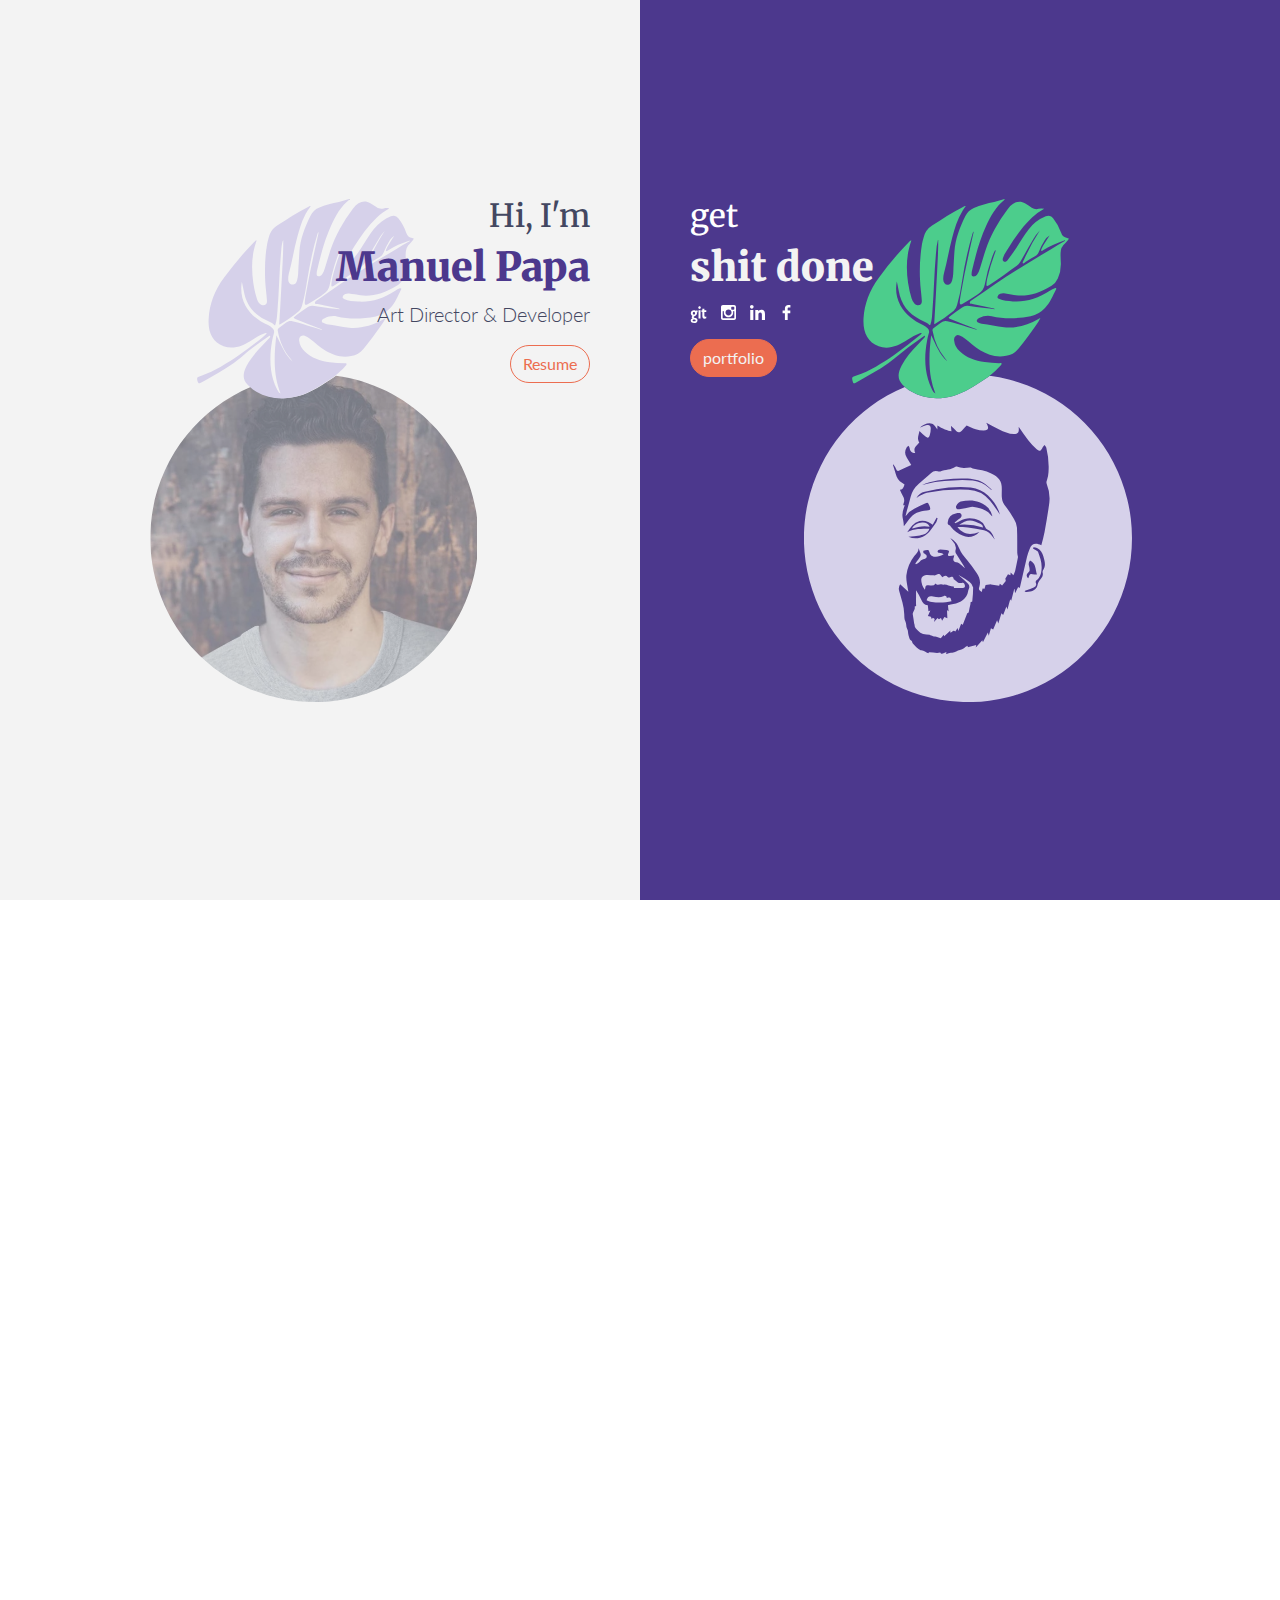
<file: index.html>
<!DOCTYPE html>
<html lang="en">
  <head>
    <meta charset="utf-8" />
    <meta
      name="viewport"
      content="width=device-width, initial-scale=1, shrink-to-fit=no"
    />
    <meta name="description" content="" />
    <meta name="author" content="Manuel Papa" />
    <meta name="generator" content="Jekyll v4.0.1" />
    <title>Manuel Papa | Resume</title>

    <style>
      .bd-placeholder-img {
        font-size: 1.125rem;
        text-anchor: middle;
        -webkit-user-select: none;
        -moz-user-select: none;
        -ms-user-select: none;
        user-select: none;
      }

      @media (min-width: 768px) {
        .bd-placeholder-img-lg {
          font-size: 3.5rem;
        }
      }
    </style>
    <!-- Custom styles for this template -->
    <link href="css/custom.css" rel="stylesheet" />

    <link
      href="https://fonts.googleapis.com/css2?family=Lato:wght@300;400&family=Merriweather:wght@400;700&display=swap"
      rel="stylesheet"
    />
  </head>
  <body>
    <header>
      <!--header left-->
      <div class="row">
        <div class="col-sm" id="top1">
          <h2>Hi, I'm</h2>
          <h2 class="heading-dark">Manuel Papa</h2>
          <p class="lead">
            Art Director & Developer
          </p>
          <a
            class="btn btn-outline-secondary"
            href="#resume"
            id="btn-top1"
            role="button"
            >Resume</a
          >
        </div>
        <!--header left end-->
        <!--header right-->
        <div class="col-sm" id="top2">
          <h2>get</h2>
          <h2 class="heading-light">shit done</h2>
          <p>
            <a class="icons-list" href="#">
              <img src="images/git.svg" alt="Git Logo" height="20px" />
            </a>
            <a class="icons-list" href="#">
              <img src="images/instagram.svg" alt="Git Logo" height="15px" />
            </a>
            <a class="icons-list" href="#">
              <img src="images/linkedin.svg" alt="Git Logo" height="15px" />
            </a>
            <a class="icons-list" href="#">
              <img src="images/facebook.svg" alt="Git Logo" height="15px" />
            </a>
          </p>
          <a
            class="btn btn-outline-secondary"
            href="#portfolio"
            id="btn-top2"
            role="button"
            >portfolio</a
          >
        </div>
      </div>
      <!--header right end-->
    </header>
    <main>
      <!-- Resume section start -->
      <section id="resume">
        <div class="container">
          <div class="row">
            <div class="col-xl-7 offset-xl-2">
              <div class="section-title">
                <h2 class="heading-dark">Resume</h2>
              </div>
              <ul class="resume-list">
                <li>
                  <h3>05.2020 – 07.2020</h3>
                  <h5>X, Cologne</h5>
                  <h4>Bicycle mechanic, Social Media Manager</h4>
                  <p>Buildup, repair, paint, Social Media concept</p>
                </li>
                <li>
                  <h3>06.2019 – 04.2020</h3>
                  <h5>X, Cologne</h5>
                  <h4>Art Director</h4>
                  <p>
                    Concept, Web Design, Corporate Design, Illustration,
                    Artwork, Social Media assets, Motion Design
                  </p>
                </li>
                <li>
                  <h3>04.2018 – 05.2019</h3>
                  <h5>manuelpapa</h5>
                  <h4>Freelancer</h4>
                  <p>
                    Concept, Web Design, Corporate Design, Illustration, Social
                    Media assets, Motion Design
                  </p>
                </li>
                <li>
                  <h3>09.2016 – 04.2018</h3>
                  <h5>X, Wiesbaden</h5>
                  <h4>Creative Director, Projectmanager</h4>
                  <p>
                    Concept, Web Design, Corporate Design, Illustration, Artwork
                  </p>
                </li>
                <li>
                  <h3>11.2013 – 11.2015</h3>
                  <h5>X, Taunusstein</h5>
                  <h4>Art Director</h4>
                  <p>
                    Concept, Web Design, Corporate Design, Illustration, Motion
                    Design
                  </p>
                </li>
              </ul>
            </div>
          </div>
        </div>
      </section>
      <!-- Resume section end -->

      <!-- Portfolio section  -->
      <section id="portfolio">
        <div class="container container-padding">
          <h2 class="heading-light">Portfolio</h2>
          <div class="row row-padding">
            <div class="col-sm">
              <div class="card card-custom" style="width: 18rem;">
                <img
                  src="images/portfolio-ader.jpg"
                  class="card-img-top"
                  alt="3d architecture"
                />
                <div class="card-body">
                  <h3 class="card-title">Illustration</h3>
                  <p class="card-text">
                    Concept, 3D Illustration, Corporate Design, Image Brochure
                  </p>
                </div>
              </div>
            </div>
            <div class="col-sm">
              <div class="card card-custom" style="width: 18rem;">
                <img
                  src="images/portfolio-treemate.jpg"
                  class="card-img-top"
                  alt="3d architecture"
                />
                <div class="card-body">
                  <h3 class="card-title">Product Design</h3>
                  <p class="card-text">
                    Concept, 3D Illustration, Corporate Design, Image Brochure
                  </p>
                </div>
              </div>
            </div>
            <div class="col-sm">
              <div class="card card-custom" style="width: 18rem;">
                <img
                  src="images/portfolio-nsf.jpg"
                  class="card-img-top"
                  alt="3d architecture"
                />
                <div class="card-body">
                  <h3 class="card-title">Artwork</h3>
                  <p class="card-text">
                    Concept, Artwork, Corporate Design, Image Brochure
                  </p>
                </div>
              </div>
            </div>
          </div>
        </div>
      </section>
      <!-- Portfolio section end -->
    </main>

    <!-- Footer -->
    <footer class="page-footer">
      <div class="container container-padding">
        <div class="row">
          <div class="col-md-6 mt-md-0 mt-3">
            <h5 class="text-uppercase">Manuel Papa</h5>
            <p>
              Let me know if i can help you.
            </p>
          </div>

          <hr class="clearfix w-100 d-md-none pb-3" />

          <div class="col-md-3 mb-md-0 mb-3">
            <h5 class="text-uppercase">Contact</h5>
            <ul class="list-unstyled">
              <li>
                <a href="tel:+491517433820X">0151 7433820X</a>
              </li>
              <li>
                <a href="mailto:manulito@X.com">manulito@X.com</a>
              </li>
            </ul>
          </div>
          <div class="col-md-3 mb-md-0 mb-3">
            <h5 class="text-uppercase">Social</h5>
            <ul class="list-unstyled">
              <li>
                <a href="#!">Git</a>
              </li>
              <li>
                <a href="#!">Instagram</a>
              </li>
              <li>
                <a href="#!">LinkedIn</a>
              </li>
              <li>
                <a href="#!">Facebook</a>
              </li>
            </ul>
          </div>
        </div>
      </div>
      <div class="footer-copyright text-center py-3">
        © 2020 Copyright:
        <a href="#"> manuelpapa.com</a>
      </div>
      <!-- Footer -->
    </footer>

    <script
      src="https://code.jquery.com/jquery-3.5.1.slim.min.js"
      integrity="sha384-DfXdz2htPH0lsSSs5nCTpuj/zy4C+OGpamoFVy38MVBnE+IbbVYUew+OrCXaRkfj"
      crossorigin="anonymous"
    ></script>
    <script
      src="https://cdn.jsdelivr.net/npm/popper.js@1.16.0/dist/umd/popper.min.js"
      integrity="sha384-Q6E9RHvbIyZFJoft+2mJbHaEWldlvI9IOYy5n3zV9zzTtmI3UksdQRVvoxMfooAo"
      crossorigin="anonymous"
    ></script>
    <script
      src="https://stackpath.bootstrapcdn.com/bootstrap/4.5.0/js/bootstrap.min.js"
      integrity="sha384-OgVRvuATP1z7JjHLkuOU7Xw704+h835Lr+6QL9UvYjZE3Ipu6Tp75j7Bh/kR0JKI"
      crossorigin="anonymous"
    ></script>
  </body>
</html>
</file>
<file: css/custom.css>
@charset "UTF-8";
h2,
h3,
h5 {
  font-family: "Merriweather", serif;
}

.row.top {
  height: 100%;
  flex-wrap: wrap;
}

#top1 {
  background-color: #f3f3f3;
  background-image: url("../images/manuel-papa.svg");
  background-repeat: no-repeat;
  background-position: center;
  background-size: 50%;
  text-align: right;
  padding-top: 15%;
  padding-right: 50px;
  padding-bottom: 15%;
  padding-left: 25px;
  height: 100vh;
}

#top2 {
  background-color: #4c388d;
  background-image: url("../images/manuel-papa_sketch.svg");
  background-repeat: no-repeat;
  background-position: center;
  background-size: 50%;
  color: #fff;
  padding-top: 15%;
  padding-right: 25px;
  padding-bottom: 15%;
  padding-left: 50px;
  height: 100vh;
}

.icons-list {
  margin: 0px 10px 0px 0px;
}

.container-padding {
  padding-top: 50px;
}

.row-padding {
  padding-top: 20px;
}

.col-sm {
  padding-bottom: 20px !important;
}

#portfolio {
  background-color: #4c388d;
  padding-bottom: 50px;
}

a,
a:focus,
a:hover {
  color: #ec6d50 !important;
}

.heading-dark {
  color: #4c388d;
  font-weight: 900;
  font-size: 2.5em;
}

.heading-light {
  color: #f3f3f3;
  font-weight: 900;
  font-size: 2.5em;
}

.section-title {
  padding-top: 50px;
  padding-bottom: 20px;
}

.card-custom {
  background-color: #f3f3f3 !important;
  border: 1px solid #f3f3f3 !important;
  border-radius: 0rem !important;
  text-align: center;
  padding-bottom: 20px;
}

.card-img,
.card-img-top,
.card-img-bottom {
  height: 170px !important;
}

#btn-top1 {
  border-radius: 25px;
}

#btn-top1:hover {
  color: #f3f3f3 !important;
}

#btn-top2 {
  border-radius: 25px;
  background-color: #ec6d50;
  color: #f3f3f3 !important;
}

#btn-top2:hover {
  background-color: #f3f3f3;
  color: #ec6d50 !important;
}

.resume-list {
  list-style: none;
  margin-left: 20px;
  padding-left: 42px;
  border-left: 1px solid #4c388d;
  margin-bottom: 50px;
}

.resume-list li {
  margin-bottom: 120px;
  position: relative;
}

.resume-list li:last-child {
  margin-bottom: 0;
}

.resume-list li:after {
  position: absolute;
  content: "";
  width: 15px;
  height: 15px;
  border-radius: 50px;
  background: #d6d1ea;
  top: 30px;
  left: -50px;
}

.resume-list h2 {
  font-size: 72px;
  margin-bottom: 10px;
}

.resume-list h4 {
  font-size: 16px;
  text-transform: uppercase;
  color: #ec6d50;
  margin-top: 10px;
  margin-bottom: 10px;
}

html,
body {
  height: 100%;
  overflow-x: hidden;
}

body {
  display: -ms-flexbox;
}

.custom-container {
  width: 100%;
  height: 100%;
  padding-right: 15px;
  padding-left: 15px;
  margin-right: 0;
  margin-left: 0;
}

.masthead {
  margin-bottom: 2rem;
}

.masthead-brand {
  margin-bottom: 0;
}

.nav-masthead .nav-link {
  padding: 0.25rem 0;
  font-weight: 700;
  color: rgba(255, 255, 255, 0.5);
  background-color: transparent;
  border-bottom: 0.25rem solid transparent;
}

.nav-masthead .nav-link:hover,
.nav-masthead .nav-link:focus {
  border-bottom-color: rgba(255, 255, 255, 0.25);
}

.nav-masthead .nav-link + .nav-link {
  margin-left: 1rem;
}

.nav-masthead .active {
  color: #fff;
  border-bottom-color: #fff;
}

@media (min-width: 48em) {
  .masthead-brand {
    float: left;
  }

  .nav-masthead {
    float: right;
  }
}
.page-footer {
  background-color: #000000;
}

.text-uppercase {
  color: #f3f3f3;
}

.mastfoot {
  color: rgba(255, 255, 255, 0.5);
}

/*!
 * Bootstrap v4.5.0 (https://getbootstrap.com/)
 * Copyright 2011-2020 The Bootstrap Authors
 * Copyright 2011-2020 Twitter, Inc.
 * Licensed under MIT (https://github.com/twbs/bootstrap/blob/master/LICENSE)
 */
:root {
  --blue: #007bff;
  --indigo: #6610f2;
  --purple: #6f42c1;
  --pink: #e83e8c;
  --red: #dc3545;
  --orange: #fd7e14;
  --yellow: #ffc107;
  --green: #28a745;
  --teal: #20c997;
  --cyan: #17a2b8;
  --white: #fff;
  --gray: #6c757d;
  --gray-dark: #343a40;
  --primary: #007bff;
  --secondary: #ec6d50;
  --success: #28a745;
  --info: #17a2b8;
  --warning: #ffc107;
  --danger: #dc3545;
  --light: #f3f3f3;
  --dark: #4c388d;
  --breakpoint-xs: 0;
  --breakpoint-sm: 576px;
  --breakpoint-md: 768px;
  --breakpoint-lg: 992px;
  --breakpoint-xl: 1200px;
  --font-family-sans-serif: "Lato", sans-serif;
  --font-family-monospace: SFMono-Regular, Menlo, Monaco, Consolas, "Liberation Mono", "Courier New", monospace;
}

*,
*::before,
*::after {
  box-sizing: border-box;
}

html {
  font-family: sans-serif;
  line-height: 1.15;
  -webkit-text-size-adjust: 100%;
  -webkit-tap-highlight-color: rgba(0, 0, 0, 0);
}

article, aside, figcaption, figure, footer, header, hgroup, main, nav, section {
  display: block;
}

body {
  margin: 0;
  font-family: "Lato", sans-serif;
  font-size: 1rem;
  font-weight: 400;
  line-height: 1.5;
  color: #434761;
  text-align: left;
  background-color: #fff;
}

[tabindex="-1"]:focus:not(:focus-visible) {
  outline: 0 !important;
}

hr {
  box-sizing: content-box;
  height: 0;
  overflow: visible;
}

h1, h2, h3, h4, h5, h6 {
  margin-top: 0;
  margin-bottom: 0.5rem;
}

p {
  margin-top: 0;
  margin-bottom: 1rem;
}

abbr[title],
abbr[data-original-title] {
  text-decoration: underline;
  text-decoration: underline dotted;
  cursor: help;
  border-bottom: 0;
  text-decoration-skip-ink: none;
}

address {
  margin-bottom: 1rem;
  font-style: normal;
  line-height: inherit;
}

ol,
ul,
dl {
  margin-top: 0;
  margin-bottom: 1rem;
}

ol ol,
ul ul,
ol ul,
ul ol {
  margin-bottom: 0;
}

dt {
  font-weight: 700;
}

dd {
  margin-bottom: 0.5rem;
  margin-left: 0;
}

blockquote {
  margin: 0 0 1rem;
}

b,
strong {
  font-weight: bolder;
}

small {
  font-size: 80%;
}

sub,
sup {
  position: relative;
  font-size: 75%;
  line-height: 0;
  vertical-align: baseline;
}

sub {
  bottom: -0.25em;
}

sup {
  top: -0.5em;
}

a {
  color: #007bff;
  text-decoration: none;
  background-color: transparent;
}
a:hover {
  color: #0056b3;
  text-decoration: underline;
}

a:not([href]) {
  color: inherit;
  text-decoration: none;
}
a:not([href]):hover {
  color: inherit;
  text-decoration: none;
}

pre,
code,
kbd,
samp {
  font-family: SFMono-Regular, Menlo, Monaco, Consolas, "Liberation Mono", "Courier New", monospace;
  font-size: 1em;
}

pre {
  margin-top: 0;
  margin-bottom: 1rem;
  overflow: auto;
  -ms-overflow-style: scrollbar;
}

figure {
  margin: 0 0 1rem;
}

img {
  vertical-align: middle;
  border-style: none;
}

svg {
  overflow: hidden;
  vertical-align: middle;
}

table {
  border-collapse: collapse;
}

caption {
  padding-top: 0.75rem;
  padding-bottom: 0.75rem;
  color: #6c757d;
  text-align: left;
  caption-side: bottom;
}

th {
  text-align: inherit;
}

label {
  display: inline-block;
  margin-bottom: 0.5rem;
}

button {
  border-radius: 0;
}

button:focus {
  outline: 1px dotted;
  outline: 5px auto -webkit-focus-ring-color;
}

input,
button,
select,
optgroup,
textarea {
  margin: 0;
  font-family: inherit;
  font-size: inherit;
  line-height: inherit;
}

button,
input {
  overflow: visible;
}

button,
select {
  text-transform: none;
}

[role=button] {
  cursor: pointer;
}

select {
  word-wrap: normal;
}

button,
[type=button],
[type=reset],
[type=submit] {
  -webkit-appearance: button;
}

button:not(:disabled),
[type=button]:not(:disabled),
[type=reset]:not(:disabled),
[type=submit]:not(:disabled) {
  cursor: pointer;
}

button::-moz-focus-inner,
[type=button]::-moz-focus-inner,
[type=reset]::-moz-focus-inner,
[type=submit]::-moz-focus-inner {
  padding: 0;
  border-style: none;
}

input[type=radio],
input[type=checkbox] {
  box-sizing: border-box;
  padding: 0;
}

textarea {
  overflow: auto;
  resize: vertical;
}

fieldset {
  min-width: 0;
  padding: 0;
  margin: 0;
  border: 0;
}

legend {
  display: block;
  width: 100%;
  max-width: 100%;
  padding: 0;
  margin-bottom: 0.5rem;
  font-size: 1.5rem;
  line-height: inherit;
  color: inherit;
  white-space: normal;
}

progress {
  vertical-align: baseline;
}

[type=number]::-webkit-inner-spin-button,
[type=number]::-webkit-outer-spin-button {
  height: auto;
}

[type=search] {
  outline-offset: -2px;
  -webkit-appearance: none;
}

[type=search]::-webkit-search-decoration {
  -webkit-appearance: none;
}

::-webkit-file-upload-button {
  font: inherit;
  -webkit-appearance: button;
}

output {
  display: inline-block;
}

summary {
  display: list-item;
  cursor: pointer;
}

template {
  display: none;
}

[hidden] {
  display: none !important;
}

h1, h2, h3, h4, h5, h6,
.h1, .h2, .h3, .h4, .h5, .h6 {
  margin-bottom: 0.5rem;
  font-weight: 500;
  line-height: 1.2;
}

h1, .h1 {
  font-size: 2.5rem;
}

h2, .h2 {
  font-size: 2rem;
}

h3, .h3 {
  font-size: 1.75rem;
}

h4, .h4 {
  font-size: 1.5rem;
}

h5, .h5 {
  font-size: 1.25rem;
}

h6, .h6 {
  font-size: 1rem;
}

.lead {
  font-size: 1.25rem;
  font-weight: 300;
}

.display-1 {
  font-size: 6rem;
  font-weight: 300;
  line-height: 1.2;
}

.display-2 {
  font-size: 5.5rem;
  font-weight: 300;
  line-height: 1.2;
}

.display-3 {
  font-size: 4.5rem;
  font-weight: 300;
  line-height: 1.2;
}

.display-4 {
  font-size: 3.5rem;
  font-weight: 300;
  line-height: 1.2;
}

hr {
  margin-top: 1rem;
  margin-bottom: 1rem;
  border: 0;
  border-top: 1px solid rgba(0, 0, 0, 0.1);
}

small,
.small {
  font-size: 80%;
  font-weight: 400;
}

mark,
.mark {
  padding: 0.2em;
  background-color: #fcf8e3;
}

.list-unstyled {
  padding-left: 0;
  list-style: none;
}

.list-inline {
  padding-left: 0;
  list-style: none;
}

.list-inline-item {
  display: inline-block;
}
.list-inline-item:not(:last-child) {
  margin-right: 0.5rem;
}

.initialism {
  font-size: 90%;
  text-transform: uppercase;
}

.blockquote {
  margin-bottom: 1rem;
  font-size: 1.25rem;
}

.blockquote-footer {
  display: block;
  font-size: 80%;
  color: #6c757d;
}
.blockquote-footer::before {
  content: "— ";
}

.img-fluid {
  max-width: 100%;
  height: auto;
}

.img-thumbnail {
  padding: 0.25rem;
  background-color: #fff;
  border: 1px solid #dee2e6;
  border-radius: 0.25rem;
  max-width: 100%;
  height: auto;
}

.figure {
  display: inline-block;
}

.figure-img {
  margin-bottom: 0.5rem;
  line-height: 1;
}

.figure-caption {
  font-size: 90%;
  color: #6c757d;
}

code {
  font-size: 87.5%;
  color: #e83e8c;
  word-wrap: break-word;
}
a > code {
  color: inherit;
}

kbd {
  padding: 0.2rem 0.4rem;
  font-size: 87.5%;
  color: #fff;
  background-color: #212529;
  border-radius: 0.2rem;
}
kbd kbd {
  padding: 0;
  font-size: 100%;
  font-weight: 700;
}

pre {
  display: block;
  font-size: 87.5%;
  color: #212529;
}
pre code {
  font-size: inherit;
  color: inherit;
  word-break: normal;
}

.pre-scrollable {
  max-height: 340px;
  overflow-y: scroll;
}

.container {
  width: 100%;
  padding-right: 15px;
  padding-left: 15px;
  margin-right: auto;
  margin-left: auto;
}
@media (min-width: 576px) {
  .container {
    max-width: 540px;
  }
}
@media (min-width: 768px) {
  .container {
    max-width: 720px;
  }
}
@media (min-width: 992px) {
  .container {
    max-width: 960px;
  }
}
@media (min-width: 1200px) {
  .container {
    max-width: 1140px;
  }
}

.container-fluid, .container-xl, .container-lg, .container-md, .container-sm {
  width: 100%;
  padding-right: 15px;
  padding-left: 15px;
  margin-right: auto;
  margin-left: auto;
}

@media (min-width: 576px) {
  .container-sm, .container {
    max-width: 540px;
  }
}
@media (min-width: 768px) {
  .container-md, .container-sm, .container {
    max-width: 720px;
  }
}
@media (min-width: 992px) {
  .container-lg, .container-md, .container-sm, .container {
    max-width: 960px;
  }
}
@media (min-width: 1200px) {
  .container-xl, .container-lg, .container-md, .container-sm, .container {
    max-width: 1140px;
  }
}
.row {
  display: flex;
  flex-wrap: wrap;
  margin-right: -15px;
  margin-left: -15px;
}

.no-gutters {
  margin-right: 0;
  margin-left: 0;
}
.no-gutters > .col,
.no-gutters > [class*=col-] {
  padding-right: 0;
  padding-left: 0;
}

.col-xl,
.col-xl-auto, .col-xl-12, .col-xl-11, .col-xl-10, .col-xl-9, .col-xl-8, .col-xl-7, .col-xl-6, .col-xl-5, .col-xl-4, .col-xl-3, .col-xl-2, .col-xl-1, .col-lg,
.col-lg-auto, .col-lg-12, .col-lg-11, .col-lg-10, .col-lg-9, .col-lg-8, .col-lg-7, .col-lg-6, .col-lg-5, .col-lg-4, .col-lg-3, .col-lg-2, .col-lg-1, .col-md,
.col-md-auto, .col-md-12, .col-md-11, .col-md-10, .col-md-9, .col-md-8, .col-md-7, .col-md-6, .col-md-5, .col-md-4, .col-md-3, .col-md-2, .col-md-1, .col-sm,
.col-sm-auto, .col-sm-12, .col-sm-11, .col-sm-10, .col-sm-9, .col-sm-8, .col-sm-7, .col-sm-6, .col-sm-5, .col-sm-4, .col-sm-3, .col-sm-2, .col-sm-1, .col,
.col-auto, .col-12, .col-11, .col-10, .col-9, .col-8, .col-7, .col-6, .col-5, .col-4, .col-3, .col-2, .col-1 {
  position: relative;
  width: 100%;
  padding-right: 15px;
  padding-left: 15px;
}

.col {
  flex-basis: 0;
  flex-grow: 1;
  min-width: 0;
  max-width: 100%;
}

.row-cols-1 > * {
  flex: 0 0 100%;
  max-width: 100%;
}

.row-cols-2 > * {
  flex: 0 0 50%;
  max-width: 50%;
}

.row-cols-3 > * {
  flex: 0 0 33.3333333333%;
  max-width: 33.3333333333%;
}

.row-cols-4 > * {
  flex: 0 0 25%;
  max-width: 25%;
}

.row-cols-5 > * {
  flex: 0 0 20%;
  max-width: 20%;
}

.row-cols-6 > * {
  flex: 0 0 16.6666666667%;
  max-width: 16.6666666667%;
}

.col-auto {
  flex: 0 0 auto;
  width: auto;
  max-width: 100%;
}

.col-1 {
  flex: 0 0 8.3333333333%;
  max-width: 8.3333333333%;
}

.col-2 {
  flex: 0 0 16.6666666667%;
  max-width: 16.6666666667%;
}

.col-3 {
  flex: 0 0 25%;
  max-width: 25%;
}

.col-4 {
  flex: 0 0 33.3333333333%;
  max-width: 33.3333333333%;
}

.col-5 {
  flex: 0 0 41.6666666667%;
  max-width: 41.6666666667%;
}

.col-6 {
  flex: 0 0 50%;
  max-width: 50%;
}

.col-7 {
  flex: 0 0 58.3333333333%;
  max-width: 58.3333333333%;
}

.col-8 {
  flex: 0 0 66.6666666667%;
  max-width: 66.6666666667%;
}

.col-9 {
  flex: 0 0 75%;
  max-width: 75%;
}

.col-10 {
  flex: 0 0 83.3333333333%;
  max-width: 83.3333333333%;
}

.col-11 {
  flex: 0 0 91.6666666667%;
  max-width: 91.6666666667%;
}

.col-12 {
  flex: 0 0 100%;
  max-width: 100%;
}

.order-first {
  order: -1;
}

.order-last {
  order: 13;
}

.order-0 {
  order: 0;
}

.order-1 {
  order: 1;
}

.order-2 {
  order: 2;
}

.order-3 {
  order: 3;
}

.order-4 {
  order: 4;
}

.order-5 {
  order: 5;
}

.order-6 {
  order: 6;
}

.order-7 {
  order: 7;
}

.order-8 {
  order: 8;
}

.order-9 {
  order: 9;
}

.order-10 {
  order: 10;
}

.order-11 {
  order: 11;
}

.order-12 {
  order: 12;
}

.offset-1 {
  margin-left: 8.3333333333%;
}

.offset-2 {
  margin-left: 16.6666666667%;
}

.offset-3 {
  margin-left: 25%;
}

.offset-4 {
  margin-left: 33.3333333333%;
}

.offset-5 {
  margin-left: 41.6666666667%;
}

.offset-6 {
  margin-left: 50%;
}

.offset-7 {
  margin-left: 58.3333333333%;
}

.offset-8 {
  margin-left: 66.6666666667%;
}

.offset-9 {
  margin-left: 75%;
}

.offset-10 {
  margin-left: 83.3333333333%;
}

.offset-11 {
  margin-left: 91.6666666667%;
}

@media (min-width: 576px) {
  .col-sm {
    flex-basis: 0;
    flex-grow: 1;
    min-width: 0;
    max-width: 100%;
  }

  .row-cols-sm-1 > * {
    flex: 0 0 100%;
    max-width: 100%;
  }

  .row-cols-sm-2 > * {
    flex: 0 0 50%;
    max-width: 50%;
  }

  .row-cols-sm-3 > * {
    flex: 0 0 33.3333333333%;
    max-width: 33.3333333333%;
  }

  .row-cols-sm-4 > * {
    flex: 0 0 25%;
    max-width: 25%;
  }

  .row-cols-sm-5 > * {
    flex: 0 0 20%;
    max-width: 20%;
  }

  .row-cols-sm-6 > * {
    flex: 0 0 16.6666666667%;
    max-width: 16.6666666667%;
  }

  .col-sm-auto {
    flex: 0 0 auto;
    width: auto;
    max-width: 100%;
  }

  .col-sm-1 {
    flex: 0 0 8.3333333333%;
    max-width: 8.3333333333%;
  }

  .col-sm-2 {
    flex: 0 0 16.6666666667%;
    max-width: 16.6666666667%;
  }

  .col-sm-3 {
    flex: 0 0 25%;
    max-width: 25%;
  }

  .col-sm-4 {
    flex: 0 0 33.3333333333%;
    max-width: 33.3333333333%;
  }

  .col-sm-5 {
    flex: 0 0 41.6666666667%;
    max-width: 41.6666666667%;
  }

  .col-sm-6 {
    flex: 0 0 50%;
    max-width: 50%;
  }

  .col-sm-7 {
    flex: 0 0 58.3333333333%;
    max-width: 58.3333333333%;
  }

  .col-sm-8 {
    flex: 0 0 66.6666666667%;
    max-width: 66.6666666667%;
  }

  .col-sm-9 {
    flex: 0 0 75%;
    max-width: 75%;
  }

  .col-sm-10 {
    flex: 0 0 83.3333333333%;
    max-width: 83.3333333333%;
  }

  .col-sm-11 {
    flex: 0 0 91.6666666667%;
    max-width: 91.6666666667%;
  }

  .col-sm-12 {
    flex: 0 0 100%;
    max-width: 100%;
  }

  .order-sm-first {
    order: -1;
  }

  .order-sm-last {
    order: 13;
  }

  .order-sm-0 {
    order: 0;
  }

  .order-sm-1 {
    order: 1;
  }

  .order-sm-2 {
    order: 2;
  }

  .order-sm-3 {
    order: 3;
  }

  .order-sm-4 {
    order: 4;
  }

  .order-sm-5 {
    order: 5;
  }

  .order-sm-6 {
    order: 6;
  }

  .order-sm-7 {
    order: 7;
  }

  .order-sm-8 {
    order: 8;
  }

  .order-sm-9 {
    order: 9;
  }

  .order-sm-10 {
    order: 10;
  }

  .order-sm-11 {
    order: 11;
  }

  .order-sm-12 {
    order: 12;
  }

  .offset-sm-0 {
    margin-left: 0;
  }

  .offset-sm-1 {
    margin-left: 8.3333333333%;
  }

  .offset-sm-2 {
    margin-left: 16.6666666667%;
  }

  .offset-sm-3 {
    margin-left: 25%;
  }

  .offset-sm-4 {
    margin-left: 33.3333333333%;
  }

  .offset-sm-5 {
    margin-left: 41.6666666667%;
  }

  .offset-sm-6 {
    margin-left: 50%;
  }

  .offset-sm-7 {
    margin-left: 58.3333333333%;
  }

  .offset-sm-8 {
    margin-left: 66.6666666667%;
  }

  .offset-sm-9 {
    margin-left: 75%;
  }

  .offset-sm-10 {
    margin-left: 83.3333333333%;
  }

  .offset-sm-11 {
    margin-left: 91.6666666667%;
  }
}
@media (min-width: 768px) {
  .col-md {
    flex-basis: 0;
    flex-grow: 1;
    min-width: 0;
    max-width: 100%;
  }

  .row-cols-md-1 > * {
    flex: 0 0 100%;
    max-width: 100%;
  }

  .row-cols-md-2 > * {
    flex: 0 0 50%;
    max-width: 50%;
  }

  .row-cols-md-3 > * {
    flex: 0 0 33.3333333333%;
    max-width: 33.3333333333%;
  }

  .row-cols-md-4 > * {
    flex: 0 0 25%;
    max-width: 25%;
  }

  .row-cols-md-5 > * {
    flex: 0 0 20%;
    max-width: 20%;
  }

  .row-cols-md-6 > * {
    flex: 0 0 16.6666666667%;
    max-width: 16.6666666667%;
  }

  .col-md-auto {
    flex: 0 0 auto;
    width: auto;
    max-width: 100%;
  }

  .col-md-1 {
    flex: 0 0 8.3333333333%;
    max-width: 8.3333333333%;
  }

  .col-md-2 {
    flex: 0 0 16.6666666667%;
    max-width: 16.6666666667%;
  }

  .col-md-3 {
    flex: 0 0 25%;
    max-width: 25%;
  }

  .col-md-4 {
    flex: 0 0 33.3333333333%;
    max-width: 33.3333333333%;
  }

  .col-md-5 {
    flex: 0 0 41.6666666667%;
    max-width: 41.6666666667%;
  }

  .col-md-6 {
    flex: 0 0 50%;
    max-width: 50%;
  }

  .col-md-7 {
    flex: 0 0 58.3333333333%;
    max-width: 58.3333333333%;
  }

  .col-md-8 {
    flex: 0 0 66.6666666667%;
    max-width: 66.6666666667%;
  }

  .col-md-9 {
    flex: 0 0 75%;
    max-width: 75%;
  }

  .col-md-10 {
    flex: 0 0 83.3333333333%;
    max-width: 83.3333333333%;
  }

  .col-md-11 {
    flex: 0 0 91.6666666667%;
    max-width: 91.6666666667%;
  }

  .col-md-12 {
    flex: 0 0 100%;
    max-width: 100%;
  }

  .order-md-first {
    order: -1;
  }

  .order-md-last {
    order: 13;
  }

  .order-md-0 {
    order: 0;
  }

  .order-md-1 {
    order: 1;
  }

  .order-md-2 {
    order: 2;
  }

  .order-md-3 {
    order: 3;
  }

  .order-md-4 {
    order: 4;
  }

  .order-md-5 {
    order: 5;
  }

  .order-md-6 {
    order: 6;
  }

  .order-md-7 {
    order: 7;
  }

  .order-md-8 {
    order: 8;
  }

  .order-md-9 {
    order: 9;
  }

  .order-md-10 {
    order: 10;
  }

  .order-md-11 {
    order: 11;
  }

  .order-md-12 {
    order: 12;
  }

  .offset-md-0 {
    margin-left: 0;
  }

  .offset-md-1 {
    margin-left: 8.3333333333%;
  }

  .offset-md-2 {
    margin-left: 16.6666666667%;
  }

  .offset-md-3 {
    margin-left: 25%;
  }

  .offset-md-4 {
    margin-left: 33.3333333333%;
  }

  .offset-md-5 {
    margin-left: 41.6666666667%;
  }

  .offset-md-6 {
    margin-left: 50%;
  }

  .offset-md-7 {
    margin-left: 58.3333333333%;
  }

  .offset-md-8 {
    margin-left: 66.6666666667%;
  }

  .offset-md-9 {
    margin-left: 75%;
  }

  .offset-md-10 {
    margin-left: 83.3333333333%;
  }

  .offset-md-11 {
    margin-left: 91.6666666667%;
  }
}
@media (min-width: 992px) {
  .col-lg {
    flex-basis: 0;
    flex-grow: 1;
    min-width: 0;
    max-width: 100%;
  }

  .row-cols-lg-1 > * {
    flex: 0 0 100%;
    max-width: 100%;
  }

  .row-cols-lg-2 > * {
    flex: 0 0 50%;
    max-width: 50%;
  }

  .row-cols-lg-3 > * {
    flex: 0 0 33.3333333333%;
    max-width: 33.3333333333%;
  }

  .row-cols-lg-4 > * {
    flex: 0 0 25%;
    max-width: 25%;
  }

  .row-cols-lg-5 > * {
    flex: 0 0 20%;
    max-width: 20%;
  }

  .row-cols-lg-6 > * {
    flex: 0 0 16.6666666667%;
    max-width: 16.6666666667%;
  }

  .col-lg-auto {
    flex: 0 0 auto;
    width: auto;
    max-width: 100%;
  }

  .col-lg-1 {
    flex: 0 0 8.3333333333%;
    max-width: 8.3333333333%;
  }

  .col-lg-2 {
    flex: 0 0 16.6666666667%;
    max-width: 16.6666666667%;
  }

  .col-lg-3 {
    flex: 0 0 25%;
    max-width: 25%;
  }

  .col-lg-4 {
    flex: 0 0 33.3333333333%;
    max-width: 33.3333333333%;
  }

  .col-lg-5 {
    flex: 0 0 41.6666666667%;
    max-width: 41.6666666667%;
  }

  .col-lg-6 {
    flex: 0 0 50%;
    max-width: 50%;
  }

  .col-lg-7 {
    flex: 0 0 58.3333333333%;
    max-width: 58.3333333333%;
  }

  .col-lg-8 {
    flex: 0 0 66.6666666667%;
    max-width: 66.6666666667%;
  }

  .col-lg-9 {
    flex: 0 0 75%;
    max-width: 75%;
  }

  .col-lg-10 {
    flex: 0 0 83.3333333333%;
    max-width: 83.3333333333%;
  }

  .col-lg-11 {
    flex: 0 0 91.6666666667%;
    max-width: 91.6666666667%;
  }

  .col-lg-12 {
    flex: 0 0 100%;
    max-width: 100%;
  }

  .order-lg-first {
    order: -1;
  }

  .order-lg-last {
    order: 13;
  }

  .order-lg-0 {
    order: 0;
  }

  .order-lg-1 {
    order: 1;
  }

  .order-lg-2 {
    order: 2;
  }

  .order-lg-3 {
    order: 3;
  }

  .order-lg-4 {
    order: 4;
  }

  .order-lg-5 {
    order: 5;
  }

  .order-lg-6 {
    order: 6;
  }

  .order-lg-7 {
    order: 7;
  }

  .order-lg-8 {
    order: 8;
  }

  .order-lg-9 {
    order: 9;
  }

  .order-lg-10 {
    order: 10;
  }

  .order-lg-11 {
    order: 11;
  }

  .order-lg-12 {
    order: 12;
  }

  .offset-lg-0 {
    margin-left: 0;
  }

  .offset-lg-1 {
    margin-left: 8.3333333333%;
  }

  .offset-lg-2 {
    margin-left: 16.6666666667%;
  }

  .offset-lg-3 {
    margin-left: 25%;
  }

  .offset-lg-4 {
    margin-left: 33.3333333333%;
  }

  .offset-lg-5 {
    margin-left: 41.6666666667%;
  }

  .offset-lg-6 {
    margin-left: 50%;
  }

  .offset-lg-7 {
    margin-left: 58.3333333333%;
  }

  .offset-lg-8 {
    margin-left: 66.6666666667%;
  }

  .offset-lg-9 {
    margin-left: 75%;
  }

  .offset-lg-10 {
    margin-left: 83.3333333333%;
  }

  .offset-lg-11 {
    margin-left: 91.6666666667%;
  }
}
@media (min-width: 1200px) {
  .col-xl {
    flex-basis: 0;
    flex-grow: 1;
    min-width: 0;
    max-width: 100%;
  }

  .row-cols-xl-1 > * {
    flex: 0 0 100%;
    max-width: 100%;
  }

  .row-cols-xl-2 > * {
    flex: 0 0 50%;
    max-width: 50%;
  }

  .row-cols-xl-3 > * {
    flex: 0 0 33.3333333333%;
    max-width: 33.3333333333%;
  }

  .row-cols-xl-4 > * {
    flex: 0 0 25%;
    max-width: 25%;
  }

  .row-cols-xl-5 > * {
    flex: 0 0 20%;
    max-width: 20%;
  }

  .row-cols-xl-6 > * {
    flex: 0 0 16.6666666667%;
    max-width: 16.6666666667%;
  }

  .col-xl-auto {
    flex: 0 0 auto;
    width: auto;
    max-width: 100%;
  }

  .col-xl-1 {
    flex: 0 0 8.3333333333%;
    max-width: 8.3333333333%;
  }

  .col-xl-2 {
    flex: 0 0 16.6666666667%;
    max-width: 16.6666666667%;
  }

  .col-xl-3 {
    flex: 0 0 25%;
    max-width: 25%;
  }

  .col-xl-4 {
    flex: 0 0 33.3333333333%;
    max-width: 33.3333333333%;
  }

  .col-xl-5 {
    flex: 0 0 41.6666666667%;
    max-width: 41.6666666667%;
  }

  .col-xl-6 {
    flex: 0 0 50%;
    max-width: 50%;
  }

  .col-xl-7 {
    flex: 0 0 58.3333333333%;
    max-width: 58.3333333333%;
  }

  .col-xl-8 {
    flex: 0 0 66.6666666667%;
    max-width: 66.6666666667%;
  }

  .col-xl-9 {
    flex: 0 0 75%;
    max-width: 75%;
  }

  .col-xl-10 {
    flex: 0 0 83.3333333333%;
    max-width: 83.3333333333%;
  }

  .col-xl-11 {
    flex: 0 0 91.6666666667%;
    max-width: 91.6666666667%;
  }

  .col-xl-12 {
    flex: 0 0 100%;
    max-width: 100%;
  }

  .order-xl-first {
    order: -1;
  }

  .order-xl-last {
    order: 13;
  }

  .order-xl-0 {
    order: 0;
  }

  .order-xl-1 {
    order: 1;
  }

  .order-xl-2 {
    order: 2;
  }

  .order-xl-3 {
    order: 3;
  }

  .order-xl-4 {
    order: 4;
  }

  .order-xl-5 {
    order: 5;
  }

  .order-xl-6 {
    order: 6;
  }

  .order-xl-7 {
    order: 7;
  }

  .order-xl-8 {
    order: 8;
  }

  .order-xl-9 {
    order: 9;
  }

  .order-xl-10 {
    order: 10;
  }

  .order-xl-11 {
    order: 11;
  }

  .order-xl-12 {
    order: 12;
  }

  .offset-xl-0 {
    margin-left: 0;
  }

  .offset-xl-1 {
    margin-left: 8.3333333333%;
  }

  .offset-xl-2 {
    margin-left: 16.6666666667%;
  }

  .offset-xl-3 {
    margin-left: 25%;
  }

  .offset-xl-4 {
    margin-left: 33.3333333333%;
  }

  .offset-xl-5 {
    margin-left: 41.6666666667%;
  }

  .offset-xl-6 {
    margin-left: 50%;
  }

  .offset-xl-7 {
    margin-left: 58.3333333333%;
  }

  .offset-xl-8 {
    margin-left: 66.6666666667%;
  }

  .offset-xl-9 {
    margin-left: 75%;
  }

  .offset-xl-10 {
    margin-left: 83.3333333333%;
  }

  .offset-xl-11 {
    margin-left: 91.6666666667%;
  }
}
.table {
  width: 100%;
  margin-bottom: 1rem;
  color: #434761;
}
.table th,
.table td {
  padding: 0.75rem;
  vertical-align: top;
  border-top: 1px solid #dee2e6;
}
.table thead th {
  vertical-align: bottom;
  border-bottom: 2px solid #dee2e6;
}
.table tbody + tbody {
  border-top: 2px solid #dee2e6;
}

.table-sm th,
.table-sm td {
  padding: 0.3rem;
}

.table-bordered {
  border: 1px solid #dee2e6;
}
.table-bordered th,
.table-bordered td {
  border: 1px solid #dee2e6;
}
.table-bordered thead th,
.table-bordered thead td {
  border-bottom-width: 2px;
}

.table-borderless th,
.table-borderless td,
.table-borderless thead th,
.table-borderless tbody + tbody {
  border: 0;
}

.table-striped tbody tr:nth-of-type(odd) {
  background-color: rgba(0, 0, 0, 0.05);
}

.table-hover tbody tr:hover {
  color: #434761;
  background-color: rgba(0, 0, 0, 0.075);
}

.table-primary,
.table-primary > th,
.table-primary > td {
  background-color: #b8daff;
}
.table-primary th,
.table-primary td,
.table-primary thead th,
.table-primary tbody + tbody {
  border-color: #7abaff;
}

.table-hover .table-primary:hover {
  background-color: #9fcdff;
}
.table-hover .table-primary:hover > td,
.table-hover .table-primary:hover > th {
  background-color: #9fcdff;
}

.table-secondary,
.table-secondary > th,
.table-secondary > td {
  background-color: #fad6ce;
}
.table-secondary th,
.table-secondary td,
.table-secondary thead th,
.table-secondary tbody + tbody {
  border-color: #f5b3a4;
}

.table-hover .table-secondary:hover {
  background-color: #f8c3b7;
}
.table-hover .table-secondary:hover > td,
.table-hover .table-secondary:hover > th {
  background-color: #f8c3b7;
}

.table-success,
.table-success > th,
.table-success > td {
  background-color: #c3e6cb;
}
.table-success th,
.table-success td,
.table-success thead th,
.table-success tbody + tbody {
  border-color: #8fd19e;
}

.table-hover .table-success:hover {
  background-color: #b1dfbb;
}
.table-hover .table-success:hover > td,
.table-hover .table-success:hover > th {
  background-color: #b1dfbb;
}

.table-info,
.table-info > th,
.table-info > td {
  background-color: #bee5eb;
}
.table-info th,
.table-info td,
.table-info thead th,
.table-info tbody + tbody {
  border-color: #86cfda;
}

.table-hover .table-info:hover {
  background-color: #abdde5;
}
.table-hover .table-info:hover > td,
.table-hover .table-info:hover > th {
  background-color: #abdde5;
}

.table-warning,
.table-warning > th,
.table-warning > td {
  background-color: #ffeeba;
}
.table-warning th,
.table-warning td,
.table-warning thead th,
.table-warning tbody + tbody {
  border-color: #ffdf7e;
}

.table-hover .table-warning:hover {
  background-color: #ffe8a1;
}
.table-hover .table-warning:hover > td,
.table-hover .table-warning:hover > th {
  background-color: #ffe8a1;
}

.table-danger,
.table-danger > th,
.table-danger > td {
  background-color: #f5c6cb;
}
.table-danger th,
.table-danger td,
.table-danger thead th,
.table-danger tbody + tbody {
  border-color: #ed969e;
}

.table-hover .table-danger:hover {
  background-color: #f1b0b7;
}
.table-hover .table-danger:hover > td,
.table-hover .table-danger:hover > th {
  background-color: #f1b0b7;
}

.table-light,
.table-light > th,
.table-light > td {
  background-color: #fcfcfc;
}
.table-light th,
.table-light td,
.table-light thead th,
.table-light tbody + tbody {
  border-color: #f9f9f9;
}

.table-hover .table-light:hover {
  background-color: #efefef;
}
.table-hover .table-light:hover > td,
.table-hover .table-light:hover > th {
  background-color: #efefef;
}

.table-dark,
.table-dark > th,
.table-dark > td {
  background-color: #cdc7df;
}
.table-dark th,
.table-dark td,
.table-dark thead th,
.table-dark tbody + tbody {
  border-color: #a298c4;
}

.table-hover .table-dark:hover {
  background-color: #bfb7d6;
}
.table-hover .table-dark:hover > td,
.table-hover .table-dark:hover > th {
  background-color: #bfb7d6;
}

.table-active,
.table-active > th,
.table-active > td {
  background-color: rgba(0, 0, 0, 0.075);
}

.table-hover .table-active:hover {
  background-color: rgba(0, 0, 0, 0.075);
}
.table-hover .table-active:hover > td,
.table-hover .table-active:hover > th {
  background-color: rgba(0, 0, 0, 0.075);
}

.table .thead-dark th {
  color: #fff;
  background-color: #343a40;
  border-color: #454d55;
}
.table .thead-light th {
  color: #495057;
  background-color: #e9ecef;
  border-color: #dee2e6;
}

.table-dark {
  color: #fff;
  background-color: #343a40;
}
.table-dark th,
.table-dark td,
.table-dark thead th {
  border-color: #454d55;
}
.table-dark.table-bordered {
  border: 0;
}
.table-dark.table-striped tbody tr:nth-of-type(odd) {
  background-color: rgba(255, 255, 255, 0.05);
}
.table-dark.table-hover tbody tr:hover {
  color: #fff;
  background-color: rgba(255, 255, 255, 0.075);
}

@media (max-width: 575.98px) {
  .table-responsive-sm {
    display: block;
    width: 100%;
    overflow-x: auto;
    -webkit-overflow-scrolling: touch;
  }
  .table-responsive-sm > .table-bordered {
    border: 0;
  }
}
@media (max-width: 767.98px) {
  .table-responsive-md {
    display: block;
    width: 100%;
    overflow-x: auto;
    -webkit-overflow-scrolling: touch;
  }
  .table-responsive-md > .table-bordered {
    border: 0;
  }
}
@media (max-width: 991.98px) {
  .table-responsive-lg {
    display: block;
    width: 100%;
    overflow-x: auto;
    -webkit-overflow-scrolling: touch;
  }
  .table-responsive-lg > .table-bordered {
    border: 0;
  }
}
@media (max-width: 1199.98px) {
  .table-responsive-xl {
    display: block;
    width: 100%;
    overflow-x: auto;
    -webkit-overflow-scrolling: touch;
  }
  .table-responsive-xl > .table-bordered {
    border: 0;
  }
}
.table-responsive {
  display: block;
  width: 100%;
  overflow-x: auto;
  -webkit-overflow-scrolling: touch;
}
.table-responsive > .table-bordered {
  border: 0;
}

.form-control {
  display: block;
  width: 100%;
  height: calc(1.5em + 0.75rem + 2px);
  padding: 0.375rem 0.75rem;
  font-size: 1rem;
  font-weight: 400;
  line-height: 1.5;
  color: #495057;
  background-color: #fff;
  background-clip: padding-box;
  border: 1px solid #ced4da;
  border-radius: 0.25rem;
  transition: border-color 0.15s ease-in-out, box-shadow 0.15s ease-in-out;
}
@media (prefers-reduced-motion: reduce) {
  .form-control {
    transition: none;
  }
}
.form-control::-ms-expand {
  background-color: transparent;
  border: 0;
}
.form-control:-moz-focusring {
  color: transparent;
  text-shadow: 0 0 0 #495057;
}
.form-control:focus {
  color: #495057;
  background-color: #fff;
  border-color: #80bdff;
  outline: 0;
  box-shadow: 0 0 0 0.2rem rgba(0, 123, 255, 0.25);
}
.form-control::placeholder {
  color: #6c757d;
  opacity: 1;
}
.form-control:disabled, .form-control[readonly] {
  background-color: #e9ecef;
  opacity: 1;
}

input[type=date].form-control,
input[type=time].form-control,
input[type=datetime-local].form-control,
input[type=month].form-control {
  appearance: none;
}

select.form-control:focus::-ms-value {
  color: #495057;
  background-color: #fff;
}

.form-control-file,
.form-control-range {
  display: block;
  width: 100%;
}

.col-form-label {
  padding-top: calc(0.375rem + 1px);
  padding-bottom: calc(0.375rem + 1px);
  margin-bottom: 0;
  font-size: inherit;
  line-height: 1.5;
}

.col-form-label-lg {
  padding-top: calc(0.5rem + 1px);
  padding-bottom: calc(0.5rem + 1px);
  font-size: 1.25rem;
  line-height: 1.5;
}

.col-form-label-sm {
  padding-top: calc(0.25rem + 1px);
  padding-bottom: calc(0.25rem + 1px);
  font-size: 0.875rem;
  line-height: 1.5;
}

.form-control-plaintext {
  display: block;
  width: 100%;
  padding: 0.375rem 0;
  margin-bottom: 0;
  font-size: 1rem;
  line-height: 1.5;
  color: #434761;
  background-color: transparent;
  border: solid transparent;
  border-width: 1px 0;
}
.form-control-plaintext.form-control-sm, .form-control-plaintext.form-control-lg {
  padding-right: 0;
  padding-left: 0;
}

.form-control-sm {
  height: calc(1.5em + 0.5rem + 2px);
  padding: 0.25rem 0.5rem;
  font-size: 0.875rem;
  line-height: 1.5;
  border-radius: 0.2rem;
}

.form-control-lg {
  height: calc(1.5em + 1rem + 2px);
  padding: 0.5rem 1rem;
  font-size: 1.25rem;
  line-height: 1.5;
  border-radius: 0.3rem;
}

select.form-control[size], select.form-control[multiple] {
  height: auto;
}

textarea.form-control {
  height: auto;
}

.form-group {
  margin-bottom: 1rem;
}

.form-text {
  display: block;
  margin-top: 0.25rem;
}

.form-row {
  display: flex;
  flex-wrap: wrap;
  margin-right: -5px;
  margin-left: -5px;
}
.form-row > .col,
.form-row > [class*=col-] {
  padding-right: 5px;
  padding-left: 5px;
}

.form-check {
  position: relative;
  display: block;
  padding-left: 1.25rem;
}

.form-check-input {
  position: absolute;
  margin-top: 0.3rem;
  margin-left: -1.25rem;
}
.form-check-input[disabled] ~ .form-check-label, .form-check-input:disabled ~ .form-check-label {
  color: #6c757d;
}

.form-check-label {
  margin-bottom: 0;
}

.form-check-inline {
  display: inline-flex;
  align-items: center;
  padding-left: 0;
  margin-right: 0.75rem;
}
.form-check-inline .form-check-input {
  position: static;
  margin-top: 0;
  margin-right: 0.3125rem;
  margin-left: 0;
}

.valid-feedback {
  display: none;
  width: 100%;
  margin-top: 0.25rem;
  font-size: 80%;
  color: #28a745;
}

.valid-tooltip {
  position: absolute;
  top: 100%;
  z-index: 5;
  display: none;
  max-width: 100%;
  padding: 0.25rem 0.5rem;
  margin-top: 0.1rem;
  font-size: 0.875rem;
  line-height: 1.5;
  color: #fff;
  background-color: rgba(40, 167, 69, 0.9);
  border-radius: 0.25rem;
}

.was-validated :valid ~ .valid-feedback,
.was-validated :valid ~ .valid-tooltip,
.is-valid ~ .valid-feedback,
.is-valid ~ .valid-tooltip {
  display: block;
}

.was-validated .form-control:valid, .form-control.is-valid {
  border-color: #28a745;
  padding-right: calc(1.5em + 0.75rem);
  background-image: url("data:image/svg+xml,%3csvg xmlns='http://www.w3.org/2000/svg' width='8' height='8' viewBox='0 0 8 8'%3e%3cpath fill='%2328a745' d='M2.3 6.73L.6 4.53c-.4-1.04.46-1.4 1.1-.8l1.1 1.4 3.4-3.8c.6-.63 1.6-.27 1.2.7l-4 4.6c-.43.5-.8.4-1.1.1z'/%3e%3c/svg%3e");
  background-repeat: no-repeat;
  background-position: right calc(0.375em + 0.1875rem) center;
  background-size: calc(0.75em + 0.375rem) calc(0.75em + 0.375rem);
}
.was-validated .form-control:valid:focus, .form-control.is-valid:focus {
  border-color: #28a745;
  box-shadow: 0 0 0 0.2rem rgba(40, 167, 69, 0.25);
}

.was-validated textarea.form-control:valid, textarea.form-control.is-valid {
  padding-right: calc(1.5em + 0.75rem);
  background-position: top calc(0.375em + 0.1875rem) right calc(0.375em + 0.1875rem);
}

.was-validated .custom-select:valid, .custom-select.is-valid {
  border-color: #28a745;
  padding-right: calc(0.75em + 2.3125rem);
  background: url("data:image/svg+xml,%3csvg xmlns='http://www.w3.org/2000/svg' width='4' height='5' viewBox='0 0 4 5'%3e%3cpath fill='%23343a40' d='M2 0L0 2h4zm0 5L0 3h4z'/%3e%3c/svg%3e") no-repeat right 0.75rem center/8px 10px, url("data:image/svg+xml,%3csvg xmlns='http://www.w3.org/2000/svg' width='8' height='8' viewBox='0 0 8 8'%3e%3cpath fill='%2328a745' d='M2.3 6.73L.6 4.53c-.4-1.04.46-1.4 1.1-.8l1.1 1.4 3.4-3.8c.6-.63 1.6-.27 1.2.7l-4 4.6c-.43.5-.8.4-1.1.1z'/%3e%3c/svg%3e") #fff no-repeat center right 1.75rem/calc(0.75em + 0.375rem) calc(0.75em + 0.375rem);
}
.was-validated .custom-select:valid:focus, .custom-select.is-valid:focus {
  border-color: #28a745;
  box-shadow: 0 0 0 0.2rem rgba(40, 167, 69, 0.25);
}

.was-validated .form-check-input:valid ~ .form-check-label, .form-check-input.is-valid ~ .form-check-label {
  color: #28a745;
}
.was-validated .form-check-input:valid ~ .valid-feedback,
.was-validated .form-check-input:valid ~ .valid-tooltip, .form-check-input.is-valid ~ .valid-feedback,
.form-check-input.is-valid ~ .valid-tooltip {
  display: block;
}

.was-validated .custom-control-input:valid ~ .custom-control-label, .custom-control-input.is-valid ~ .custom-control-label {
  color: #28a745;
}
.was-validated .custom-control-input:valid ~ .custom-control-label::before, .custom-control-input.is-valid ~ .custom-control-label::before {
  border-color: #28a745;
}
.was-validated .custom-control-input:valid:checked ~ .custom-control-label::before, .custom-control-input.is-valid:checked ~ .custom-control-label::before {
  border-color: #34ce57;
  background-color: #34ce57;
}
.was-validated .custom-control-input:valid:focus ~ .custom-control-label::before, .custom-control-input.is-valid:focus ~ .custom-control-label::before {
  box-shadow: 0 0 0 0.2rem rgba(40, 167, 69, 0.25);
}
.was-validated .custom-control-input:valid:focus:not(:checked) ~ .custom-control-label::before, .custom-control-input.is-valid:focus:not(:checked) ~ .custom-control-label::before {
  border-color: #28a745;
}

.was-validated .custom-file-input:valid ~ .custom-file-label, .custom-file-input.is-valid ~ .custom-file-label {
  border-color: #28a745;
}
.was-validated .custom-file-input:valid:focus ~ .custom-file-label, .custom-file-input.is-valid:focus ~ .custom-file-label {
  border-color: #28a745;
  box-shadow: 0 0 0 0.2rem rgba(40, 167, 69, 0.25);
}

.invalid-feedback {
  display: none;
  width: 100%;
  margin-top: 0.25rem;
  font-size: 80%;
  color: #dc3545;
}

.invalid-tooltip {
  position: absolute;
  top: 100%;
  z-index: 5;
  display: none;
  max-width: 100%;
  padding: 0.25rem 0.5rem;
  margin-top: 0.1rem;
  font-size: 0.875rem;
  line-height: 1.5;
  color: #fff;
  background-color: rgba(220, 53, 69, 0.9);
  border-radius: 0.25rem;
}

.was-validated :invalid ~ .invalid-feedback,
.was-validated :invalid ~ .invalid-tooltip,
.is-invalid ~ .invalid-feedback,
.is-invalid ~ .invalid-tooltip {
  display: block;
}

.was-validated .form-control:invalid, .form-control.is-invalid {
  border-color: #dc3545;
  padding-right: calc(1.5em + 0.75rem);
  background-image: url("data:image/svg+xml,%3csvg xmlns='http://www.w3.org/2000/svg' width='12' height='12' fill='none' stroke='%23dc3545' viewBox='0 0 12 12'%3e%3ccircle cx='6' cy='6' r='4.5'/%3e%3cpath stroke-linejoin='round' d='M5.8 3.6h.4L6 6.5z'/%3e%3ccircle cx='6' cy='8.2' r='.6' fill='%23dc3545' stroke='none'/%3e%3c/svg%3e");
  background-repeat: no-repeat;
  background-position: right calc(0.375em + 0.1875rem) center;
  background-size: calc(0.75em + 0.375rem) calc(0.75em + 0.375rem);
}
.was-validated .form-control:invalid:focus, .form-control.is-invalid:focus {
  border-color: #dc3545;
  box-shadow: 0 0 0 0.2rem rgba(220, 53, 69, 0.25);
}

.was-validated textarea.form-control:invalid, textarea.form-control.is-invalid {
  padding-right: calc(1.5em + 0.75rem);
  background-position: top calc(0.375em + 0.1875rem) right calc(0.375em + 0.1875rem);
}

.was-validated .custom-select:invalid, .custom-select.is-invalid {
  border-color: #dc3545;
  padding-right: calc(0.75em + 2.3125rem);
  background: url("data:image/svg+xml,%3csvg xmlns='http://www.w3.org/2000/svg' width='4' height='5' viewBox='0 0 4 5'%3e%3cpath fill='%23343a40' d='M2 0L0 2h4zm0 5L0 3h4z'/%3e%3c/svg%3e") no-repeat right 0.75rem center/8px 10px, url("data:image/svg+xml,%3csvg xmlns='http://www.w3.org/2000/svg' width='12' height='12' fill='none' stroke='%23dc3545' viewBox='0 0 12 12'%3e%3ccircle cx='6' cy='6' r='4.5'/%3e%3cpath stroke-linejoin='round' d='M5.8 3.6h.4L6 6.5z'/%3e%3ccircle cx='6' cy='8.2' r='.6' fill='%23dc3545' stroke='none'/%3e%3c/svg%3e") #fff no-repeat center right 1.75rem/calc(0.75em + 0.375rem) calc(0.75em + 0.375rem);
}
.was-validated .custom-select:invalid:focus, .custom-select.is-invalid:focus {
  border-color: #dc3545;
  box-shadow: 0 0 0 0.2rem rgba(220, 53, 69, 0.25);
}

.was-validated .form-check-input:invalid ~ .form-check-label, .form-check-input.is-invalid ~ .form-check-label {
  color: #dc3545;
}
.was-validated .form-check-input:invalid ~ .invalid-feedback,
.was-validated .form-check-input:invalid ~ .invalid-tooltip, .form-check-input.is-invalid ~ .invalid-feedback,
.form-check-input.is-invalid ~ .invalid-tooltip {
  display: block;
}

.was-validated .custom-control-input:invalid ~ .custom-control-label, .custom-control-input.is-invalid ~ .custom-control-label {
  color: #dc3545;
}
.was-validated .custom-control-input:invalid ~ .custom-control-label::before, .custom-control-input.is-invalid ~ .custom-control-label::before {
  border-color: #dc3545;
}
.was-validated .custom-control-input:invalid:checked ~ .custom-control-label::before, .custom-control-input.is-invalid:checked ~ .custom-control-label::before {
  border-color: #e4606d;
  background-color: #e4606d;
}
.was-validated .custom-control-input:invalid:focus ~ .custom-control-label::before, .custom-control-input.is-invalid:focus ~ .custom-control-label::before {
  box-shadow: 0 0 0 0.2rem rgba(220, 53, 69, 0.25);
}
.was-validated .custom-control-input:invalid:focus:not(:checked) ~ .custom-control-label::before, .custom-control-input.is-invalid:focus:not(:checked) ~ .custom-control-label::before {
  border-color: #dc3545;
}

.was-validated .custom-file-input:invalid ~ .custom-file-label, .custom-file-input.is-invalid ~ .custom-file-label {
  border-color: #dc3545;
}
.was-validated .custom-file-input:invalid:focus ~ .custom-file-label, .custom-file-input.is-invalid:focus ~ .custom-file-label {
  border-color: #dc3545;
  box-shadow: 0 0 0 0.2rem rgba(220, 53, 69, 0.25);
}

.form-inline {
  display: flex;
  flex-flow: row wrap;
  align-items: center;
}
.form-inline .form-check {
  width: 100%;
}
@media (min-width: 576px) {
  .form-inline label {
    display: flex;
    align-items: center;
    justify-content: center;
    margin-bottom: 0;
  }
  .form-inline .form-group {
    display: flex;
    flex: 0 0 auto;
    flex-flow: row wrap;
    align-items: center;
    margin-bottom: 0;
  }
  .form-inline .form-control {
    display: inline-block;
    width: auto;
    vertical-align: middle;
  }
  .form-inline .form-control-plaintext {
    display: inline-block;
  }
  .form-inline .input-group,
.form-inline .custom-select {
    width: auto;
  }
  .form-inline .form-check {
    display: flex;
    align-items: center;
    justify-content: center;
    width: auto;
    padding-left: 0;
  }
  .form-inline .form-check-input {
    position: relative;
    flex-shrink: 0;
    margin-top: 0;
    margin-right: 0.25rem;
    margin-left: 0;
  }
  .form-inline .custom-control {
    align-items: center;
    justify-content: center;
  }
  .form-inline .custom-control-label {
    margin-bottom: 0;
  }
}

.btn {
  display: inline-block;
  font-weight: 400;
  color: #434761;
  text-align: center;
  vertical-align: middle;
  user-select: none;
  background-color: transparent;
  border: 1px solid transparent;
  padding: 0.375rem 0.75rem;
  font-size: 1rem;
  line-height: 1.5;
  border-radius: 0.25rem;
  transition: color 0.15s ease-in-out, background-color 0.15s ease-in-out, border-color 0.15s ease-in-out, box-shadow 0.15s ease-in-out;
}
@media (prefers-reduced-motion: reduce) {
  .btn {
    transition: none;
  }
}
.btn:hover {
  color: #434761;
  text-decoration: none;
}
.btn:focus, .btn.focus {
  outline: 0;
  box-shadow: 0 0 0 0.2rem rgba(0, 123, 255, 0.25);
}
.btn.disabled, .btn:disabled {
  opacity: 0.65;
}
.btn:not(:disabled):not(.disabled) {
  cursor: pointer;
}
a.btn.disabled,
fieldset:disabled a.btn {
  pointer-events: none;
}

.btn-primary {
  color: #fff;
  background-color: #007bff;
  border-color: #007bff;
}
.btn-primary:hover {
  color: #fff;
  background-color: #0069d9;
  border-color: #0062cc;
}
.btn-primary:focus, .btn-primary.focus {
  color: #fff;
  background-color: #0069d9;
  border-color: #0062cc;
  box-shadow: 0 0 0 0.2rem rgba(38, 143, 255, 0.5);
}
.btn-primary.disabled, .btn-primary:disabled {
  color: #fff;
  background-color: #007bff;
  border-color: #007bff;
}
.btn-primary:not(:disabled):not(.disabled):active, .btn-primary:not(:disabled):not(.disabled).active, .show > .btn-primary.dropdown-toggle {
  color: #fff;
  background-color: #0062cc;
  border-color: #005cbf;
}
.btn-primary:not(:disabled):not(.disabled):active:focus, .btn-primary:not(:disabled):not(.disabled).active:focus, .show > .btn-primary.dropdown-toggle:focus {
  box-shadow: 0 0 0 0.2rem rgba(38, 143, 255, 0.5);
}

.btn-secondary {
  color: #fff;
  background-color: #ec6d50;
  border-color: #ec6d50;
}
.btn-secondary:hover {
  color: #fff;
  background-color: #e8502d;
  border-color: #e74722;
}
.btn-secondary:focus, .btn-secondary.focus {
  color: #fff;
  background-color: #e8502d;
  border-color: #e74722;
  box-shadow: 0 0 0 0.2rem rgba(239, 131, 106, 0.5);
}
.btn-secondary.disabled, .btn-secondary:disabled {
  color: #fff;
  background-color: #ec6d50;
  border-color: #ec6d50;
}
.btn-secondary:not(:disabled):not(.disabled):active, .btn-secondary:not(:disabled):not(.disabled).active, .show > .btn-secondary.dropdown-toggle {
  color: #fff;
  background-color: #e74722;
  border-color: #e43e19;
}
.btn-secondary:not(:disabled):not(.disabled):active:focus, .btn-secondary:not(:disabled):not(.disabled).active:focus, .show > .btn-secondary.dropdown-toggle:focus {
  box-shadow: 0 0 0 0.2rem rgba(239, 131, 106, 0.5);
}

.btn-success {
  color: #fff;
  background-color: #28a745;
  border-color: #28a745;
}
.btn-success:hover {
  color: #fff;
  background-color: #218838;
  border-color: #1e7e34;
}
.btn-success:focus, .btn-success.focus {
  color: #fff;
  background-color: #218838;
  border-color: #1e7e34;
  box-shadow: 0 0 0 0.2rem rgba(72, 180, 97, 0.5);
}
.btn-success.disabled, .btn-success:disabled {
  color: #fff;
  background-color: #28a745;
  border-color: #28a745;
}
.btn-success:not(:disabled):not(.disabled):active, .btn-success:not(:disabled):not(.disabled).active, .show > .btn-success.dropdown-toggle {
  color: #fff;
  background-color: #1e7e34;
  border-color: #1c7430;
}
.btn-success:not(:disabled):not(.disabled):active:focus, .btn-success:not(:disabled):not(.disabled).active:focus, .show > .btn-success.dropdown-toggle:focus {
  box-shadow: 0 0 0 0.2rem rgba(72, 180, 97, 0.5);
}

.btn-info {
  color: #fff;
  background-color: #17a2b8;
  border-color: #17a2b8;
}
.btn-info:hover {
  color: #fff;
  background-color: #138496;
  border-color: #117a8b;
}
.btn-info:focus, .btn-info.focus {
  color: #fff;
  background-color: #138496;
  border-color: #117a8b;
  box-shadow: 0 0 0 0.2rem rgba(58, 176, 195, 0.5);
}
.btn-info.disabled, .btn-info:disabled {
  color: #fff;
  background-color: #17a2b8;
  border-color: #17a2b8;
}
.btn-info:not(:disabled):not(.disabled):active, .btn-info:not(:disabled):not(.disabled).active, .show > .btn-info.dropdown-toggle {
  color: #fff;
  background-color: #117a8b;
  border-color: #10707f;
}
.btn-info:not(:disabled):not(.disabled):active:focus, .btn-info:not(:disabled):not(.disabled).active:focus, .show > .btn-info.dropdown-toggle:focus {
  box-shadow: 0 0 0 0.2rem rgba(58, 176, 195, 0.5);
}

.btn-warning {
  color: #212529;
  background-color: #ffc107;
  border-color: #ffc107;
}
.btn-warning:hover {
  color: #212529;
  background-color: #e0a800;
  border-color: #d39e00;
}
.btn-warning:focus, .btn-warning.focus {
  color: #212529;
  background-color: #e0a800;
  border-color: #d39e00;
  box-shadow: 0 0 0 0.2rem rgba(222, 170, 12, 0.5);
}
.btn-warning.disabled, .btn-warning:disabled {
  color: #212529;
  background-color: #ffc107;
  border-color: #ffc107;
}
.btn-warning:not(:disabled):not(.disabled):active, .btn-warning:not(:disabled):not(.disabled).active, .show > .btn-warning.dropdown-toggle {
  color: #212529;
  background-color: #d39e00;
  border-color: #c69500;
}
.btn-warning:not(:disabled):not(.disabled):active:focus, .btn-warning:not(:disabled):not(.disabled).active:focus, .show > .btn-warning.dropdown-toggle:focus {
  box-shadow: 0 0 0 0.2rem rgba(222, 170, 12, 0.5);
}

.btn-danger {
  color: #fff;
  background-color: #dc3545;
  border-color: #dc3545;
}
.btn-danger:hover {
  color: #fff;
  background-color: #c82333;
  border-color: #bd2130;
}
.btn-danger:focus, .btn-danger.focus {
  color: #fff;
  background-color: #c82333;
  border-color: #bd2130;
  box-shadow: 0 0 0 0.2rem rgba(225, 83, 97, 0.5);
}
.btn-danger.disabled, .btn-danger:disabled {
  color: #fff;
  background-color: #dc3545;
  border-color: #dc3545;
}
.btn-danger:not(:disabled):not(.disabled):active, .btn-danger:not(:disabled):not(.disabled).active, .show > .btn-danger.dropdown-toggle {
  color: #fff;
  background-color: #bd2130;
  border-color: #b21f2d;
}
.btn-danger:not(:disabled):not(.disabled):active:focus, .btn-danger:not(:disabled):not(.disabled).active:focus, .show > .btn-danger.dropdown-toggle:focus {
  box-shadow: 0 0 0 0.2rem rgba(225, 83, 97, 0.5);
}

.btn-light {
  color: #212529;
  background-color: #f3f3f3;
  border-color: #f3f3f3;
}
.btn-light:hover {
  color: #212529;
  background-color: #e0e0e0;
  border-color: #dadada;
}
.btn-light:focus, .btn-light.focus {
  color: #212529;
  background-color: #e0e0e0;
  border-color: #dadada;
  box-shadow: 0 0 0 0.2rem rgba(212, 212, 213, 0.5);
}
.btn-light.disabled, .btn-light:disabled {
  color: #212529;
  background-color: #f3f3f3;
  border-color: #f3f3f3;
}
.btn-light:not(:disabled):not(.disabled):active, .btn-light:not(:disabled):not(.disabled).active, .show > .btn-light.dropdown-toggle {
  color: #212529;
  background-color: #dadada;
  border-color: lightgray;
}
.btn-light:not(:disabled):not(.disabled):active:focus, .btn-light:not(:disabled):not(.disabled).active:focus, .show > .btn-light.dropdown-toggle:focus {
  box-shadow: 0 0 0 0.2rem rgba(212, 212, 213, 0.5);
}

.btn-dark {
  color: #fff;
  background-color: #4c388d;
  border-color: #4c388d;
}
.btn-dark:hover {
  color: #fff;
  background-color: #3d2d72;
  border-color: #382a68;
}
.btn-dark:focus, .btn-dark.focus {
  color: #fff;
  background-color: #3d2d72;
  border-color: #382a68;
  box-shadow: 0 0 0 0.2rem rgba(103, 86, 158, 0.5);
}
.btn-dark.disabled, .btn-dark:disabled {
  color: #fff;
  background-color: #4c388d;
  border-color: #4c388d;
}
.btn-dark:not(:disabled):not(.disabled):active, .btn-dark:not(:disabled):not(.disabled).active, .show > .btn-dark.dropdown-toggle {
  color: #fff;
  background-color: #382a68;
  border-color: #33265f;
}
.btn-dark:not(:disabled):not(.disabled):active:focus, .btn-dark:not(:disabled):not(.disabled).active:focus, .show > .btn-dark.dropdown-toggle:focus {
  box-shadow: 0 0 0 0.2rem rgba(103, 86, 158, 0.5);
}

.btn-outline-primary {
  color: #007bff;
  border-color: #007bff;
}
.btn-outline-primary:hover {
  color: #fff;
  background-color: #007bff;
  border-color: #007bff;
}
.btn-outline-primary:focus, .btn-outline-primary.focus {
  box-shadow: 0 0 0 0.2rem rgba(0, 123, 255, 0.5);
}
.btn-outline-primary.disabled, .btn-outline-primary:disabled {
  color: #007bff;
  background-color: transparent;
}
.btn-outline-primary:not(:disabled):not(.disabled):active, .btn-outline-primary:not(:disabled):not(.disabled).active, .show > .btn-outline-primary.dropdown-toggle {
  color: #fff;
  background-color: #007bff;
  border-color: #007bff;
}
.btn-outline-primary:not(:disabled):not(.disabled):active:focus, .btn-outline-primary:not(:disabled):not(.disabled).active:focus, .show > .btn-outline-primary.dropdown-toggle:focus {
  box-shadow: 0 0 0 0.2rem rgba(0, 123, 255, 0.5);
}

.btn-outline-secondary {
  color: #ec6d50;
  border-color: #ec6d50;
}
.btn-outline-secondary:hover {
  color: #fff;
  background-color: #ec6d50;
  border-color: #ec6d50;
}
.btn-outline-secondary:focus, .btn-outline-secondary.focus {
  box-shadow: 0 0 0 0.2rem rgba(236, 109, 80, 0.5);
}
.btn-outline-secondary.disabled, .btn-outline-secondary:disabled {
  color: #ec6d50;
  background-color: transparent;
}
.btn-outline-secondary:not(:disabled):not(.disabled):active, .btn-outline-secondary:not(:disabled):not(.disabled).active, .show > .btn-outline-secondary.dropdown-toggle {
  color: #fff;
  background-color: #ec6d50;
  border-color: #ec6d50;
}
.btn-outline-secondary:not(:disabled):not(.disabled):active:focus, .btn-outline-secondary:not(:disabled):not(.disabled).active:focus, .show > .btn-outline-secondary.dropdown-toggle:focus {
  box-shadow: 0 0 0 0.2rem rgba(236, 109, 80, 0.5);
}

.btn-outline-success {
  color: #28a745;
  border-color: #28a745;
}
.btn-outline-success:hover {
  color: #fff;
  background-color: #28a745;
  border-color: #28a745;
}
.btn-outline-success:focus, .btn-outline-success.focus {
  box-shadow: 0 0 0 0.2rem rgba(40, 167, 69, 0.5);
}
.btn-outline-success.disabled, .btn-outline-success:disabled {
  color: #28a745;
  background-color: transparent;
}
.btn-outline-success:not(:disabled):not(.disabled):active, .btn-outline-success:not(:disabled):not(.disabled).active, .show > .btn-outline-success.dropdown-toggle {
  color: #fff;
  background-color: #28a745;
  border-color: #28a745;
}
.btn-outline-success:not(:disabled):not(.disabled):active:focus, .btn-outline-success:not(:disabled):not(.disabled).active:focus, .show > .btn-outline-success.dropdown-toggle:focus {
  box-shadow: 0 0 0 0.2rem rgba(40, 167, 69, 0.5);
}

.btn-outline-info {
  color: #17a2b8;
  border-color: #17a2b8;
}
.btn-outline-info:hover {
  color: #fff;
  background-color: #17a2b8;
  border-color: #17a2b8;
}
.btn-outline-info:focus, .btn-outline-info.focus {
  box-shadow: 0 0 0 0.2rem rgba(23, 162, 184, 0.5);
}
.btn-outline-info.disabled, .btn-outline-info:disabled {
  color: #17a2b8;
  background-color: transparent;
}
.btn-outline-info:not(:disabled):not(.disabled):active, .btn-outline-info:not(:disabled):not(.disabled).active, .show > .btn-outline-info.dropdown-toggle {
  color: #fff;
  background-color: #17a2b8;
  border-color: #17a2b8;
}
.btn-outline-info:not(:disabled):not(.disabled):active:focus, .btn-outline-info:not(:disabled):not(.disabled).active:focus, .show > .btn-outline-info.dropdown-toggle:focus {
  box-shadow: 0 0 0 0.2rem rgba(23, 162, 184, 0.5);
}

.btn-outline-warning {
  color: #ffc107;
  border-color: #ffc107;
}
.btn-outline-warning:hover {
  color: #212529;
  background-color: #ffc107;
  border-color: #ffc107;
}
.btn-outline-warning:focus, .btn-outline-warning.focus {
  box-shadow: 0 0 0 0.2rem rgba(255, 193, 7, 0.5);
}
.btn-outline-warning.disabled, .btn-outline-warning:disabled {
  color: #ffc107;
  background-color: transparent;
}
.btn-outline-warning:not(:disabled):not(.disabled):active, .btn-outline-warning:not(:disabled):not(.disabled).active, .show > .btn-outline-warning.dropdown-toggle {
  color: #212529;
  background-color: #ffc107;
  border-color: #ffc107;
}
.btn-outline-warning:not(:disabled):not(.disabled):active:focus, .btn-outline-warning:not(:disabled):not(.disabled).active:focus, .show > .btn-outline-warning.dropdown-toggle:focus {
  box-shadow: 0 0 0 0.2rem rgba(255, 193, 7, 0.5);
}

.btn-outline-danger {
  color: #dc3545;
  border-color: #dc3545;
}
.btn-outline-danger:hover {
  color: #fff;
  background-color: #dc3545;
  border-color: #dc3545;
}
.btn-outline-danger:focus, .btn-outline-danger.focus {
  box-shadow: 0 0 0 0.2rem rgba(220, 53, 69, 0.5);
}
.btn-outline-danger.disabled, .btn-outline-danger:disabled {
  color: #dc3545;
  background-color: transparent;
}
.btn-outline-danger:not(:disabled):not(.disabled):active, .btn-outline-danger:not(:disabled):not(.disabled).active, .show > .btn-outline-danger.dropdown-toggle {
  color: #fff;
  background-color: #dc3545;
  border-color: #dc3545;
}
.btn-outline-danger:not(:disabled):not(.disabled):active:focus, .btn-outline-danger:not(:disabled):not(.disabled).active:focus, .show > .btn-outline-danger.dropdown-toggle:focus {
  box-shadow: 0 0 0 0.2rem rgba(220, 53, 69, 0.5);
}

.btn-outline-light {
  color: #f3f3f3;
  border-color: #f3f3f3;
}
.btn-outline-light:hover {
  color: #212529;
  background-color: #f3f3f3;
  border-color: #f3f3f3;
}
.btn-outline-light:focus, .btn-outline-light.focus {
  box-shadow: 0 0 0 0.2rem rgba(243, 243, 243, 0.5);
}
.btn-outline-light.disabled, .btn-outline-light:disabled {
  color: #f3f3f3;
  background-color: transparent;
}
.btn-outline-light:not(:disabled):not(.disabled):active, .btn-outline-light:not(:disabled):not(.disabled).active, .show > .btn-outline-light.dropdown-toggle {
  color: #212529;
  background-color: #f3f3f3;
  border-color: #f3f3f3;
}
.btn-outline-light:not(:disabled):not(.disabled):active:focus, .btn-outline-light:not(:disabled):not(.disabled).active:focus, .show > .btn-outline-light.dropdown-toggle:focus {
  box-shadow: 0 0 0 0.2rem rgba(243, 243, 243, 0.5);
}

.btn-outline-dark {
  color: #4c388d;
  border-color: #4c388d;
}
.btn-outline-dark:hover {
  color: #fff;
  background-color: #4c388d;
  border-color: #4c388d;
}
.btn-outline-dark:focus, .btn-outline-dark.focus {
  box-shadow: 0 0 0 0.2rem rgba(76, 56, 141, 0.5);
}
.btn-outline-dark.disabled, .btn-outline-dark:disabled {
  color: #4c388d;
  background-color: transparent;
}
.btn-outline-dark:not(:disabled):not(.disabled):active, .btn-outline-dark:not(:disabled):not(.disabled).active, .show > .btn-outline-dark.dropdown-toggle {
  color: #fff;
  background-color: #4c388d;
  border-color: #4c388d;
}
.btn-outline-dark:not(:disabled):not(.disabled):active:focus, .btn-outline-dark:not(:disabled):not(.disabled).active:focus, .show > .btn-outline-dark.dropdown-toggle:focus {
  box-shadow: 0 0 0 0.2rem rgba(76, 56, 141, 0.5);
}

.btn-link {
  font-weight: 400;
  color: #007bff;
  text-decoration: none;
}
.btn-link:hover {
  color: #0056b3;
  text-decoration: underline;
}
.btn-link:focus, .btn-link.focus {
  text-decoration: underline;
}
.btn-link:disabled, .btn-link.disabled {
  color: #6c757d;
  pointer-events: none;
}

.btn-lg, .btn-group-lg > .btn {
  padding: 0.5rem 1rem;
  font-size: 1.25rem;
  line-height: 1.5;
  border-radius: 0.3rem;
}

.btn-sm, .btn-group-sm > .btn {
  padding: 0.25rem 0.5rem;
  font-size: 0.875rem;
  line-height: 1.5;
  border-radius: 0.2rem;
}

.btn-block {
  display: block;
  width: 100%;
}
.btn-block + .btn-block {
  margin-top: 0.5rem;
}

input[type=submit].btn-block,
input[type=reset].btn-block,
input[type=button].btn-block {
  width: 100%;
}

.fade {
  transition: opacity 0.15s linear;
}
@media (prefers-reduced-motion: reduce) {
  .fade {
    transition: none;
  }
}
.fade:not(.show) {
  opacity: 0;
}

.collapse:not(.show) {
  display: none;
}

.collapsing {
  position: relative;
  height: 0;
  overflow: hidden;
  transition: height 0.35s ease;
}
@media (prefers-reduced-motion: reduce) {
  .collapsing {
    transition: none;
  }
}

.dropup,
.dropright,
.dropdown,
.dropleft {
  position: relative;
}

.dropdown-toggle {
  white-space: nowrap;
}
.dropdown-toggle::after {
  display: inline-block;
  margin-left: 0.255em;
  vertical-align: 0.255em;
  content: "";
  border-top: 0.3em solid;
  border-right: 0.3em solid transparent;
  border-bottom: 0;
  border-left: 0.3em solid transparent;
}
.dropdown-toggle:empty::after {
  margin-left: 0;
}

.dropdown-menu {
  position: absolute;
  top: 100%;
  left: 0;
  z-index: 1000;
  display: none;
  float: left;
  min-width: 10rem;
  padding: 0.5rem 0;
  margin: 0.125rem 0 0;
  font-size: 1rem;
  color: #434761;
  text-align: left;
  list-style: none;
  background-color: #fff;
  background-clip: padding-box;
  border: 1px solid rgba(0, 0, 0, 0.15);
  border-radius: 0.25rem;
}

.dropdown-menu-left {
  right: auto;
  left: 0;
}

.dropdown-menu-right {
  right: 0;
  left: auto;
}

@media (min-width: 576px) {
  .dropdown-menu-sm-left {
    right: auto;
    left: 0;
  }

  .dropdown-menu-sm-right {
    right: 0;
    left: auto;
  }
}
@media (min-width: 768px) {
  .dropdown-menu-md-left {
    right: auto;
    left: 0;
  }

  .dropdown-menu-md-right {
    right: 0;
    left: auto;
  }
}
@media (min-width: 992px) {
  .dropdown-menu-lg-left {
    right: auto;
    left: 0;
  }

  .dropdown-menu-lg-right {
    right: 0;
    left: auto;
  }
}
@media (min-width: 1200px) {
  .dropdown-menu-xl-left {
    right: auto;
    left: 0;
  }

  .dropdown-menu-xl-right {
    right: 0;
    left: auto;
  }
}
.dropup .dropdown-menu {
  top: auto;
  bottom: 100%;
  margin-top: 0;
  margin-bottom: 0.125rem;
}
.dropup .dropdown-toggle::after {
  display: inline-block;
  margin-left: 0.255em;
  vertical-align: 0.255em;
  content: "";
  border-top: 0;
  border-right: 0.3em solid transparent;
  border-bottom: 0.3em solid;
  border-left: 0.3em solid transparent;
}
.dropup .dropdown-toggle:empty::after {
  margin-left: 0;
}

.dropright .dropdown-menu {
  top: 0;
  right: auto;
  left: 100%;
  margin-top: 0;
  margin-left: 0.125rem;
}
.dropright .dropdown-toggle::after {
  display: inline-block;
  margin-left: 0.255em;
  vertical-align: 0.255em;
  content: "";
  border-top: 0.3em solid transparent;
  border-right: 0;
  border-bottom: 0.3em solid transparent;
  border-left: 0.3em solid;
}
.dropright .dropdown-toggle:empty::after {
  margin-left: 0;
}
.dropright .dropdown-toggle::after {
  vertical-align: 0;
}

.dropleft .dropdown-menu {
  top: 0;
  right: 100%;
  left: auto;
  margin-top: 0;
  margin-right: 0.125rem;
}
.dropleft .dropdown-toggle::after {
  display: inline-block;
  margin-left: 0.255em;
  vertical-align: 0.255em;
  content: "";
}
.dropleft .dropdown-toggle::after {
  display: none;
}
.dropleft .dropdown-toggle::before {
  display: inline-block;
  margin-right: 0.255em;
  vertical-align: 0.255em;
  content: "";
  border-top: 0.3em solid transparent;
  border-right: 0.3em solid;
  border-bottom: 0.3em solid transparent;
}
.dropleft .dropdown-toggle:empty::after {
  margin-left: 0;
}
.dropleft .dropdown-toggle::before {
  vertical-align: 0;
}

.dropdown-menu[x-placement^=top], .dropdown-menu[x-placement^=right], .dropdown-menu[x-placement^=bottom], .dropdown-menu[x-placement^=left] {
  right: auto;
  bottom: auto;
}

.dropdown-divider {
  height: 0;
  margin: 0.5rem 0;
  overflow: hidden;
  border-top: 1px solid #e9ecef;
}

.dropdown-item {
  display: block;
  width: 100%;
  padding: 0.25rem 1.5rem;
  clear: both;
  font-weight: 400;
  color: #212529;
  text-align: inherit;
  white-space: nowrap;
  background-color: transparent;
  border: 0;
}
.dropdown-item:hover, .dropdown-item:focus {
  color: #16181b;
  text-decoration: none;
  background-color: #f8f9fa;
}
.dropdown-item.active, .dropdown-item:active {
  color: #fff;
  text-decoration: none;
  background-color: #007bff;
}
.dropdown-item.disabled, .dropdown-item:disabled {
  color: #6c757d;
  pointer-events: none;
  background-color: transparent;
}

.dropdown-menu.show {
  display: block;
}

.dropdown-header {
  display: block;
  padding: 0.5rem 1.5rem;
  margin-bottom: 0;
  font-size: 0.875rem;
  color: #6c757d;
  white-space: nowrap;
}

.dropdown-item-text {
  display: block;
  padding: 0.25rem 1.5rem;
  color: #212529;
}

.btn-group,
.btn-group-vertical {
  position: relative;
  display: inline-flex;
  vertical-align: middle;
}
.btn-group > .btn,
.btn-group-vertical > .btn {
  position: relative;
  flex: 1 1 auto;
}
.btn-group > .btn:hover,
.btn-group-vertical > .btn:hover {
  z-index: 1;
}
.btn-group > .btn:focus, .btn-group > .btn:active, .btn-group > .btn.active,
.btn-group-vertical > .btn:focus,
.btn-group-vertical > .btn:active,
.btn-group-vertical > .btn.active {
  z-index: 1;
}

.btn-toolbar {
  display: flex;
  flex-wrap: wrap;
  justify-content: flex-start;
}
.btn-toolbar .input-group {
  width: auto;
}

.btn-group > .btn:not(:first-child),
.btn-group > .btn-group:not(:first-child) {
  margin-left: -1px;
}
.btn-group > .btn:not(:last-child):not(.dropdown-toggle),
.btn-group > .btn-group:not(:last-child) > .btn {
  border-top-right-radius: 0;
  border-bottom-right-radius: 0;
}
.btn-group > .btn:not(:first-child),
.btn-group > .btn-group:not(:first-child) > .btn {
  border-top-left-radius: 0;
  border-bottom-left-radius: 0;
}

.dropdown-toggle-split {
  padding-right: 0.5625rem;
  padding-left: 0.5625rem;
}
.dropdown-toggle-split::after, .dropup .dropdown-toggle-split::after, .dropright .dropdown-toggle-split::after {
  margin-left: 0;
}
.dropleft .dropdown-toggle-split::before {
  margin-right: 0;
}

.btn-sm + .dropdown-toggle-split, .btn-group-sm > .btn + .dropdown-toggle-split {
  padding-right: 0.375rem;
  padding-left: 0.375rem;
}

.btn-lg + .dropdown-toggle-split, .btn-group-lg > .btn + .dropdown-toggle-split {
  padding-right: 0.75rem;
  padding-left: 0.75rem;
}

.btn-group-vertical {
  flex-direction: column;
  align-items: flex-start;
  justify-content: center;
}
.btn-group-vertical > .btn,
.btn-group-vertical > .btn-group {
  width: 100%;
}
.btn-group-vertical > .btn:not(:first-child),
.btn-group-vertical > .btn-group:not(:first-child) {
  margin-top: -1px;
}
.btn-group-vertical > .btn:not(:last-child):not(.dropdown-toggle),
.btn-group-vertical > .btn-group:not(:last-child) > .btn {
  border-bottom-right-radius: 0;
  border-bottom-left-radius: 0;
}
.btn-group-vertical > .btn:not(:first-child),
.btn-group-vertical > .btn-group:not(:first-child) > .btn {
  border-top-left-radius: 0;
  border-top-right-radius: 0;
}

.btn-group-toggle > .btn,
.btn-group-toggle > .btn-group > .btn {
  margin-bottom: 0;
}
.btn-group-toggle > .btn input[type=radio],
.btn-group-toggle > .btn input[type=checkbox],
.btn-group-toggle > .btn-group > .btn input[type=radio],
.btn-group-toggle > .btn-group > .btn input[type=checkbox] {
  position: absolute;
  clip: rect(0, 0, 0, 0);
  pointer-events: none;
}

.input-group {
  position: relative;
  display: flex;
  flex-wrap: wrap;
  align-items: stretch;
  width: 100%;
}
.input-group > .form-control,
.input-group > .form-control-plaintext,
.input-group > .custom-select,
.input-group > .custom-file {
  position: relative;
  flex: 1 1 auto;
  width: 1%;
  min-width: 0;
  margin-bottom: 0;
}
.input-group > .form-control + .form-control,
.input-group > .form-control + .custom-select,
.input-group > .form-control + .custom-file,
.input-group > .form-control-plaintext + .form-control,
.input-group > .form-control-plaintext + .custom-select,
.input-group > .form-control-plaintext + .custom-file,
.input-group > .custom-select + .form-control,
.input-group > .custom-select + .custom-select,
.input-group > .custom-select + .custom-file,
.input-group > .custom-file + .form-control,
.input-group > .custom-file + .custom-select,
.input-group > .custom-file + .custom-file {
  margin-left: -1px;
}
.input-group > .form-control:focus,
.input-group > .custom-select:focus,
.input-group > .custom-file .custom-file-input:focus ~ .custom-file-label {
  z-index: 3;
}
.input-group > .custom-file .custom-file-input:focus {
  z-index: 4;
}
.input-group > .form-control:not(:last-child),
.input-group > .custom-select:not(:last-child) {
  border-top-right-radius: 0;
  border-bottom-right-radius: 0;
}
.input-group > .form-control:not(:first-child),
.input-group > .custom-select:not(:first-child) {
  border-top-left-radius: 0;
  border-bottom-left-radius: 0;
}
.input-group > .custom-file {
  display: flex;
  align-items: center;
}
.input-group > .custom-file:not(:last-child) .custom-file-label, .input-group > .custom-file:not(:last-child) .custom-file-label::after {
  border-top-right-radius: 0;
  border-bottom-right-radius: 0;
}
.input-group > .custom-file:not(:first-child) .custom-file-label {
  border-top-left-radius: 0;
  border-bottom-left-radius: 0;
}

.input-group-prepend,
.input-group-append {
  display: flex;
}
.input-group-prepend .btn,
.input-group-append .btn {
  position: relative;
  z-index: 2;
}
.input-group-prepend .btn:focus,
.input-group-append .btn:focus {
  z-index: 3;
}
.input-group-prepend .btn + .btn,
.input-group-prepend .btn + .input-group-text,
.input-group-prepend .input-group-text + .input-group-text,
.input-group-prepend .input-group-text + .btn,
.input-group-append .btn + .btn,
.input-group-append .btn + .input-group-text,
.input-group-append .input-group-text + .input-group-text,
.input-group-append .input-group-text + .btn {
  margin-left: -1px;
}

.input-group-prepend {
  margin-right: -1px;
}

.input-group-append {
  margin-left: -1px;
}

.input-group-text {
  display: flex;
  align-items: center;
  padding: 0.375rem 0.75rem;
  margin-bottom: 0;
  font-size: 1rem;
  font-weight: 400;
  line-height: 1.5;
  color: #495057;
  text-align: center;
  white-space: nowrap;
  background-color: #e9ecef;
  border: 1px solid #ced4da;
  border-radius: 0.25rem;
}
.input-group-text input[type=radio],
.input-group-text input[type=checkbox] {
  margin-top: 0;
}

.input-group-lg > .form-control:not(textarea),
.input-group-lg > .custom-select {
  height: calc(1.5em + 1rem + 2px);
}

.input-group-lg > .form-control,
.input-group-lg > .custom-select,
.input-group-lg > .input-group-prepend > .input-group-text,
.input-group-lg > .input-group-append > .input-group-text,
.input-group-lg > .input-group-prepend > .btn,
.input-group-lg > .input-group-append > .btn {
  padding: 0.5rem 1rem;
  font-size: 1.25rem;
  line-height: 1.5;
  border-radius: 0.3rem;
}

.input-group-sm > .form-control:not(textarea),
.input-group-sm > .custom-select {
  height: calc(1.5em + 0.5rem + 2px);
}

.input-group-sm > .form-control,
.input-group-sm > .custom-select,
.input-group-sm > .input-group-prepend > .input-group-text,
.input-group-sm > .input-group-append > .input-group-text,
.input-group-sm > .input-group-prepend > .btn,
.input-group-sm > .input-group-append > .btn {
  padding: 0.25rem 0.5rem;
  font-size: 0.875rem;
  line-height: 1.5;
  border-radius: 0.2rem;
}

.input-group-lg > .custom-select,
.input-group-sm > .custom-select {
  padding-right: 1.75rem;
}

.input-group > .input-group-prepend > .btn,
.input-group > .input-group-prepend > .input-group-text,
.input-group > .input-group-append:not(:last-child) > .btn,
.input-group > .input-group-append:not(:last-child) > .input-group-text,
.input-group > .input-group-append:last-child > .btn:not(:last-child):not(.dropdown-toggle),
.input-group > .input-group-append:last-child > .input-group-text:not(:last-child) {
  border-top-right-radius: 0;
  border-bottom-right-radius: 0;
}

.input-group > .input-group-append > .btn,
.input-group > .input-group-append > .input-group-text,
.input-group > .input-group-prepend:not(:first-child) > .btn,
.input-group > .input-group-prepend:not(:first-child) > .input-group-text,
.input-group > .input-group-prepend:first-child > .btn:not(:first-child),
.input-group > .input-group-prepend:first-child > .input-group-text:not(:first-child) {
  border-top-left-radius: 0;
  border-bottom-left-radius: 0;
}

.custom-control {
  position: relative;
  display: block;
  min-height: 1.5rem;
  padding-left: 1.5rem;
}

.custom-control-inline {
  display: inline-flex;
  margin-right: 1rem;
}

.custom-control-input {
  position: absolute;
  left: 0;
  z-index: -1;
  width: 1rem;
  height: 1.25rem;
  opacity: 0;
}
.custom-control-input:checked ~ .custom-control-label::before {
  color: #fff;
  border-color: #007bff;
  background-color: #007bff;
}
.custom-control-input:focus ~ .custom-control-label::before {
  box-shadow: 0 0 0 0.2rem rgba(0, 123, 255, 0.25);
}
.custom-control-input:focus:not(:checked) ~ .custom-control-label::before {
  border-color: #80bdff;
}
.custom-control-input:not(:disabled):active ~ .custom-control-label::before {
  color: #fff;
  background-color: #b3d7ff;
  border-color: #b3d7ff;
}
.custom-control-input[disabled] ~ .custom-control-label, .custom-control-input:disabled ~ .custom-control-label {
  color: #6c757d;
}
.custom-control-input[disabled] ~ .custom-control-label::before, .custom-control-input:disabled ~ .custom-control-label::before {
  background-color: #e9ecef;
}

.custom-control-label {
  position: relative;
  margin-bottom: 0;
  vertical-align: top;
}
.custom-control-label::before {
  position: absolute;
  top: 0.25rem;
  left: -1.5rem;
  display: block;
  width: 1rem;
  height: 1rem;
  pointer-events: none;
  content: "";
  background-color: #fff;
  border: #adb5bd solid 1px;
}
.custom-control-label::after {
  position: absolute;
  top: 0.25rem;
  left: -1.5rem;
  display: block;
  width: 1rem;
  height: 1rem;
  content: "";
  background: no-repeat 50%/50% 50%;
}

.custom-checkbox .custom-control-label::before {
  border-radius: 0.25rem;
}
.custom-checkbox .custom-control-input:checked ~ .custom-control-label::after {
  background-image: url("data:image/svg+xml,%3csvg xmlns='http://www.w3.org/2000/svg' width='8' height='8' viewBox='0 0 8 8'%3e%3cpath fill='%23fff' d='M6.564.75l-3.59 3.612-1.538-1.55L0 4.26l2.974 2.99L8 2.193z'/%3e%3c/svg%3e");
}
.custom-checkbox .custom-control-input:indeterminate ~ .custom-control-label::before {
  border-color: #007bff;
  background-color: #007bff;
}
.custom-checkbox .custom-control-input:indeterminate ~ .custom-control-label::after {
  background-image: url("data:image/svg+xml,%3csvg xmlns='http://www.w3.org/2000/svg' width='4' height='4' viewBox='0 0 4 4'%3e%3cpath stroke='%23fff' d='M0 2h4'/%3e%3c/svg%3e");
}
.custom-checkbox .custom-control-input:disabled:checked ~ .custom-control-label::before {
  background-color: rgba(0, 123, 255, 0.5);
}
.custom-checkbox .custom-control-input:disabled:indeterminate ~ .custom-control-label::before {
  background-color: rgba(0, 123, 255, 0.5);
}

.custom-radio .custom-control-label::before {
  border-radius: 50%;
}
.custom-radio .custom-control-input:checked ~ .custom-control-label::after {
  background-image: url("data:image/svg+xml,%3csvg xmlns='http://www.w3.org/2000/svg' width='12' height='12' viewBox='-4 -4 8 8'%3e%3ccircle r='3' fill='%23fff'/%3e%3c/svg%3e");
}
.custom-radio .custom-control-input:disabled:checked ~ .custom-control-label::before {
  background-color: rgba(0, 123, 255, 0.5);
}

.custom-switch {
  padding-left: 2.25rem;
}
.custom-switch .custom-control-label::before {
  left: -2.25rem;
  width: 1.75rem;
  pointer-events: all;
  border-radius: 0.5rem;
}
.custom-switch .custom-control-label::after {
  top: calc(0.25rem + 2px);
  left: calc(-2.25rem + 2px);
  width: calc(1rem - 4px);
  height: calc(1rem - 4px);
  background-color: #adb5bd;
  border-radius: 0.5rem;
  transition: transform 0.15s ease-in-out, background-color 0.15s ease-in-out, border-color 0.15s ease-in-out, box-shadow 0.15s ease-in-out;
}
@media (prefers-reduced-motion: reduce) {
  .custom-switch .custom-control-label::after {
    transition: none;
  }
}
.custom-switch .custom-control-input:checked ~ .custom-control-label::after {
  background-color: #fff;
  transform: translateX(0.75rem);
}
.custom-switch .custom-control-input:disabled:checked ~ .custom-control-label::before {
  background-color: rgba(0, 123, 255, 0.5);
}

.custom-select {
  display: inline-block;
  width: 100%;
  height: calc(1.5em + 0.75rem + 2px);
  padding: 0.375rem 1.75rem 0.375rem 0.75rem;
  font-size: 1rem;
  font-weight: 400;
  line-height: 1.5;
  color: #495057;
  vertical-align: middle;
  background: #fff url("data:image/svg+xml,%3csvg xmlns='http://www.w3.org/2000/svg' width='4' height='5' viewBox='0 0 4 5'%3e%3cpath fill='%23343a40' d='M2 0L0 2h4zm0 5L0 3h4z'/%3e%3c/svg%3e") no-repeat right 0.75rem center/8px 10px;
  border: 1px solid #ced4da;
  border-radius: 0.25rem;
  appearance: none;
}
.custom-select:focus {
  border-color: #80bdff;
  outline: 0;
  box-shadow: 0 0 0 0.2rem rgba(0, 123, 255, 0.25);
}
.custom-select:focus::-ms-value {
  color: #495057;
  background-color: #fff;
}
.custom-select[multiple], .custom-select[size]:not([size="1"]) {
  height: auto;
  padding-right: 0.75rem;
  background-image: none;
}
.custom-select:disabled {
  color: #6c757d;
  background-color: #e9ecef;
}
.custom-select::-ms-expand {
  display: none;
}
.custom-select:-moz-focusring {
  color: transparent;
  text-shadow: 0 0 0 #495057;
}

.custom-select-sm {
  height: calc(1.5em + 0.5rem + 2px);
  padding-top: 0.25rem;
  padding-bottom: 0.25rem;
  padding-left: 0.5rem;
  font-size: 0.875rem;
}

.custom-select-lg {
  height: calc(1.5em + 1rem + 2px);
  padding-top: 0.5rem;
  padding-bottom: 0.5rem;
  padding-left: 1rem;
  font-size: 1.25rem;
}

.custom-file {
  position: relative;
  display: inline-block;
  width: 100%;
  height: calc(1.5em + 0.75rem + 2px);
  margin-bottom: 0;
}

.custom-file-input {
  position: relative;
  z-index: 2;
  width: 100%;
  height: calc(1.5em + 0.75rem + 2px);
  margin: 0;
  opacity: 0;
}
.custom-file-input:focus ~ .custom-file-label {
  border-color: #80bdff;
  box-shadow: 0 0 0 0.2rem rgba(0, 123, 255, 0.25);
}
.custom-file-input[disabled] ~ .custom-file-label, .custom-file-input:disabled ~ .custom-file-label {
  background-color: #e9ecef;
}
.custom-file-input:lang(en) ~ .custom-file-label::after {
  content: "Browse";
}
.custom-file-input ~ .custom-file-label[data-browse]::after {
  content: attr(data-browse);
}

.custom-file-label {
  position: absolute;
  top: 0;
  right: 0;
  left: 0;
  z-index: 1;
  height: calc(1.5em + 0.75rem + 2px);
  padding: 0.375rem 0.75rem;
  font-weight: 400;
  line-height: 1.5;
  color: #495057;
  background-color: #fff;
  border: 1px solid #ced4da;
  border-radius: 0.25rem;
}
.custom-file-label::after {
  position: absolute;
  top: 0;
  right: 0;
  bottom: 0;
  z-index: 3;
  display: block;
  height: calc(1.5em + 0.75rem);
  padding: 0.375rem 0.75rem;
  line-height: 1.5;
  color: #495057;
  content: "Browse";
  background-color: #e9ecef;
  border-left: inherit;
  border-radius: 0 0.25rem 0.25rem 0;
}

.custom-range {
  width: 100%;
  height: 1.4rem;
  padding: 0;
  background-color: transparent;
  appearance: none;
}
.custom-range:focus {
  outline: none;
}
.custom-range:focus::-webkit-slider-thumb {
  box-shadow: 0 0 0 1px #fff, 0 0 0 0.2rem rgba(0, 123, 255, 0.25);
}
.custom-range:focus::-moz-range-thumb {
  box-shadow: 0 0 0 1px #fff, 0 0 0 0.2rem rgba(0, 123, 255, 0.25);
}
.custom-range:focus::-ms-thumb {
  box-shadow: 0 0 0 1px #fff, 0 0 0 0.2rem rgba(0, 123, 255, 0.25);
}
.custom-range::-moz-focus-outer {
  border: 0;
}
.custom-range::-webkit-slider-thumb {
  width: 1rem;
  height: 1rem;
  margin-top: -0.25rem;
  background-color: #007bff;
  border: 0;
  border-radius: 1rem;
  transition: background-color 0.15s ease-in-out, border-color 0.15s ease-in-out, box-shadow 0.15s ease-in-out;
  appearance: none;
}
@media (prefers-reduced-motion: reduce) {
  .custom-range::-webkit-slider-thumb {
    transition: none;
  }
}
.custom-range::-webkit-slider-thumb:active {
  background-color: #b3d7ff;
}
.custom-range::-webkit-slider-runnable-track {
  width: 100%;
  height: 0.5rem;
  color: transparent;
  cursor: pointer;
  background-color: #dee2e6;
  border-color: transparent;
  border-radius: 1rem;
}
.custom-range::-moz-range-thumb {
  width: 1rem;
  height: 1rem;
  background-color: #007bff;
  border: 0;
  border-radius: 1rem;
  transition: background-color 0.15s ease-in-out, border-color 0.15s ease-in-out, box-shadow 0.15s ease-in-out;
  appearance: none;
}
@media (prefers-reduced-motion: reduce) {
  .custom-range::-moz-range-thumb {
    transition: none;
  }
}
.custom-range::-moz-range-thumb:active {
  background-color: #b3d7ff;
}
.custom-range::-moz-range-track {
  width: 100%;
  height: 0.5rem;
  color: transparent;
  cursor: pointer;
  background-color: #dee2e6;
  border-color: transparent;
  border-radius: 1rem;
}
.custom-range::-ms-thumb {
  width: 1rem;
  height: 1rem;
  margin-top: 0;
  margin-right: 0.2rem;
  margin-left: 0.2rem;
  background-color: #007bff;
  border: 0;
  border-radius: 1rem;
  transition: background-color 0.15s ease-in-out, border-color 0.15s ease-in-out, box-shadow 0.15s ease-in-out;
  appearance: none;
}
@media (prefers-reduced-motion: reduce) {
  .custom-range::-ms-thumb {
    transition: none;
  }
}
.custom-range::-ms-thumb:active {
  background-color: #b3d7ff;
}
.custom-range::-ms-track {
  width: 100%;
  height: 0.5rem;
  color: transparent;
  cursor: pointer;
  background-color: transparent;
  border-color: transparent;
  border-width: 0.5rem;
}
.custom-range::-ms-fill-lower {
  background-color: #dee2e6;
  border-radius: 1rem;
}
.custom-range::-ms-fill-upper {
  margin-right: 15px;
  background-color: #dee2e6;
  border-radius: 1rem;
}
.custom-range:disabled::-webkit-slider-thumb {
  background-color: #adb5bd;
}
.custom-range:disabled::-webkit-slider-runnable-track {
  cursor: default;
}
.custom-range:disabled::-moz-range-thumb {
  background-color: #adb5bd;
}
.custom-range:disabled::-moz-range-track {
  cursor: default;
}
.custom-range:disabled::-ms-thumb {
  background-color: #adb5bd;
}

.custom-control-label::before,
.custom-file-label,
.custom-select {
  transition: background-color 0.15s ease-in-out, border-color 0.15s ease-in-out, box-shadow 0.15s ease-in-out;
}
@media (prefers-reduced-motion: reduce) {
  .custom-control-label::before,
.custom-file-label,
.custom-select {
    transition: none;
  }
}

.nav {
  display: flex;
  flex-wrap: wrap;
  padding-left: 0;
  margin-bottom: 0;
  list-style: none;
}

.nav-link {
  display: block;
  padding: 0.5rem 1rem;
}
.nav-link:hover, .nav-link:focus {
  text-decoration: none;
}
.nav-link.disabled {
  color: #6c757d;
  pointer-events: none;
  cursor: default;
}

.nav-tabs {
  border-bottom: 1px solid #dee2e6;
}
.nav-tabs .nav-item {
  margin-bottom: -1px;
}
.nav-tabs .nav-link {
  border: 1px solid transparent;
  border-top-left-radius: 0.25rem;
  border-top-right-radius: 0.25rem;
}
.nav-tabs .nav-link:hover, .nav-tabs .nav-link:focus {
  border-color: #e9ecef #e9ecef #dee2e6;
}
.nav-tabs .nav-link.disabled {
  color: #6c757d;
  background-color: transparent;
  border-color: transparent;
}
.nav-tabs .nav-link.active,
.nav-tabs .nav-item.show .nav-link {
  color: #495057;
  background-color: #fff;
  border-color: #dee2e6 #dee2e6 #fff;
}
.nav-tabs .dropdown-menu {
  margin-top: -1px;
  border-top-left-radius: 0;
  border-top-right-radius: 0;
}

.nav-pills .nav-link {
  border-radius: 0.25rem;
}
.nav-pills .nav-link.active,
.nav-pills .show > .nav-link {
  color: #fff;
  background-color: #007bff;
}

.nav-fill .nav-item {
  flex: 1 1 auto;
  text-align: center;
}

.nav-justified .nav-item {
  flex-basis: 0;
  flex-grow: 1;
  text-align: center;
}

.tab-content > .tab-pane {
  display: none;
}
.tab-content > .active {
  display: block;
}

.navbar {
  position: relative;
  display: flex;
  flex-wrap: wrap;
  align-items: center;
  justify-content: space-between;
  padding: 0.5rem 1rem;
}
.navbar .container,
.navbar .container-fluid,
.navbar .container-sm,
.navbar .container-md,
.navbar .container-lg,
.navbar .container-xl {
  display: flex;
  flex-wrap: wrap;
  align-items: center;
  justify-content: space-between;
}
.navbar-brand {
  display: inline-block;
  padding-top: 0.3125rem;
  padding-bottom: 0.3125rem;
  margin-right: 1rem;
  font-size: 1.25rem;
  line-height: inherit;
  white-space: nowrap;
}
.navbar-brand:hover, .navbar-brand:focus {
  text-decoration: none;
}

.navbar-nav {
  display: flex;
  flex-direction: column;
  padding-left: 0;
  margin-bottom: 0;
  list-style: none;
}
.navbar-nav .nav-link {
  padding-right: 0;
  padding-left: 0;
}
.navbar-nav .dropdown-menu {
  position: static;
  float: none;
}

.navbar-text {
  display: inline-block;
  padding-top: 0.5rem;
  padding-bottom: 0.5rem;
}

.navbar-collapse {
  flex-basis: 100%;
  flex-grow: 1;
  align-items: center;
}

.navbar-toggler {
  padding: 0.25rem 0.75rem;
  font-size: 1.25rem;
  line-height: 1;
  background-color: transparent;
  border: 1px solid transparent;
  border-radius: 0.25rem;
}
.navbar-toggler:hover, .navbar-toggler:focus {
  text-decoration: none;
}

.navbar-toggler-icon {
  display: inline-block;
  width: 1.5em;
  height: 1.5em;
  vertical-align: middle;
  content: "";
  background: no-repeat center center;
  background-size: 100% 100%;
}

@media (max-width: 575.98px) {
  .navbar-expand-sm > .container,
.navbar-expand-sm > .container-fluid,
.navbar-expand-sm > .container-sm,
.navbar-expand-sm > .container-md,
.navbar-expand-sm > .container-lg,
.navbar-expand-sm > .container-xl {
    padding-right: 0;
    padding-left: 0;
  }
}
@media (min-width: 576px) {
  .navbar-expand-sm {
    flex-flow: row nowrap;
    justify-content: flex-start;
  }
  .navbar-expand-sm .navbar-nav {
    flex-direction: row;
  }
  .navbar-expand-sm .navbar-nav .dropdown-menu {
    position: absolute;
  }
  .navbar-expand-sm .navbar-nav .nav-link {
    padding-right: 0.5rem;
    padding-left: 0.5rem;
  }
  .navbar-expand-sm > .container,
.navbar-expand-sm > .container-fluid,
.navbar-expand-sm > .container-sm,
.navbar-expand-sm > .container-md,
.navbar-expand-sm > .container-lg,
.navbar-expand-sm > .container-xl {
    flex-wrap: nowrap;
  }
  .navbar-expand-sm .navbar-collapse {
    display: flex !important;
    flex-basis: auto;
  }
  .navbar-expand-sm .navbar-toggler {
    display: none;
  }
}
@media (max-width: 767.98px) {
  .navbar-expand-md > .container,
.navbar-expand-md > .container-fluid,
.navbar-expand-md > .container-sm,
.navbar-expand-md > .container-md,
.navbar-expand-md > .container-lg,
.navbar-expand-md > .container-xl {
    padding-right: 0;
    padding-left: 0;
  }
}
@media (min-width: 768px) {
  .navbar-expand-md {
    flex-flow: row nowrap;
    justify-content: flex-start;
  }
  .navbar-expand-md .navbar-nav {
    flex-direction: row;
  }
  .navbar-expand-md .navbar-nav .dropdown-menu {
    position: absolute;
  }
  .navbar-expand-md .navbar-nav .nav-link {
    padding-right: 0.5rem;
    padding-left: 0.5rem;
  }
  .navbar-expand-md > .container,
.navbar-expand-md > .container-fluid,
.navbar-expand-md > .container-sm,
.navbar-expand-md > .container-md,
.navbar-expand-md > .container-lg,
.navbar-expand-md > .container-xl {
    flex-wrap: nowrap;
  }
  .navbar-expand-md .navbar-collapse {
    display: flex !important;
    flex-basis: auto;
  }
  .navbar-expand-md .navbar-toggler {
    display: none;
  }
}
@media (max-width: 991.98px) {
  .navbar-expand-lg > .container,
.navbar-expand-lg > .container-fluid,
.navbar-expand-lg > .container-sm,
.navbar-expand-lg > .container-md,
.navbar-expand-lg > .container-lg,
.navbar-expand-lg > .container-xl {
    padding-right: 0;
    padding-left: 0;
  }
}
@media (min-width: 992px) {
  .navbar-expand-lg {
    flex-flow: row nowrap;
    justify-content: flex-start;
  }
  .navbar-expand-lg .navbar-nav {
    flex-direction: row;
  }
  .navbar-expand-lg .navbar-nav .dropdown-menu {
    position: absolute;
  }
  .navbar-expand-lg .navbar-nav .nav-link {
    padding-right: 0.5rem;
    padding-left: 0.5rem;
  }
  .navbar-expand-lg > .container,
.navbar-expand-lg > .container-fluid,
.navbar-expand-lg > .container-sm,
.navbar-expand-lg > .container-md,
.navbar-expand-lg > .container-lg,
.navbar-expand-lg > .container-xl {
    flex-wrap: nowrap;
  }
  .navbar-expand-lg .navbar-collapse {
    display: flex !important;
    flex-basis: auto;
  }
  .navbar-expand-lg .navbar-toggler {
    display: none;
  }
}
@media (max-width: 1199.98px) {
  .navbar-expand-xl > .container,
.navbar-expand-xl > .container-fluid,
.navbar-expand-xl > .container-sm,
.navbar-expand-xl > .container-md,
.navbar-expand-xl > .container-lg,
.navbar-expand-xl > .container-xl {
    padding-right: 0;
    padding-left: 0;
  }
}
@media (min-width: 1200px) {
  .navbar-expand-xl {
    flex-flow: row nowrap;
    justify-content: flex-start;
  }
  .navbar-expand-xl .navbar-nav {
    flex-direction: row;
  }
  .navbar-expand-xl .navbar-nav .dropdown-menu {
    position: absolute;
  }
  .navbar-expand-xl .navbar-nav .nav-link {
    padding-right: 0.5rem;
    padding-left: 0.5rem;
  }
  .navbar-expand-xl > .container,
.navbar-expand-xl > .container-fluid,
.navbar-expand-xl > .container-sm,
.navbar-expand-xl > .container-md,
.navbar-expand-xl > .container-lg,
.navbar-expand-xl > .container-xl {
    flex-wrap: nowrap;
  }
  .navbar-expand-xl .navbar-collapse {
    display: flex !important;
    flex-basis: auto;
  }
  .navbar-expand-xl .navbar-toggler {
    display: none;
  }
}
.navbar-expand {
  flex-flow: row nowrap;
  justify-content: flex-start;
}
.navbar-expand > .container,
.navbar-expand > .container-fluid,
.navbar-expand > .container-sm,
.navbar-expand > .container-md,
.navbar-expand > .container-lg,
.navbar-expand > .container-xl {
  padding-right: 0;
  padding-left: 0;
}
.navbar-expand .navbar-nav {
  flex-direction: row;
}
.navbar-expand .navbar-nav .dropdown-menu {
  position: absolute;
}
.navbar-expand .navbar-nav .nav-link {
  padding-right: 0.5rem;
  padding-left: 0.5rem;
}
.navbar-expand > .container,
.navbar-expand > .container-fluid,
.navbar-expand > .container-sm,
.navbar-expand > .container-md,
.navbar-expand > .container-lg,
.navbar-expand > .container-xl {
  flex-wrap: nowrap;
}
.navbar-expand .navbar-collapse {
  display: flex !important;
  flex-basis: auto;
}
.navbar-expand .navbar-toggler {
  display: none;
}

.navbar-light .navbar-brand {
  color: rgba(0, 0, 0, 0.9);
}
.navbar-light .navbar-brand:hover, .navbar-light .navbar-brand:focus {
  color: rgba(0, 0, 0, 0.9);
}
.navbar-light .navbar-nav .nav-link {
  color: rgba(0, 0, 0, 0.5);
}
.navbar-light .navbar-nav .nav-link:hover, .navbar-light .navbar-nav .nav-link:focus {
  color: rgba(0, 0, 0, 0.7);
}
.navbar-light .navbar-nav .nav-link.disabled {
  color: rgba(0, 0, 0, 0.3);
}
.navbar-light .navbar-nav .show > .nav-link,
.navbar-light .navbar-nav .active > .nav-link,
.navbar-light .navbar-nav .nav-link.show,
.navbar-light .navbar-nav .nav-link.active {
  color: rgba(0, 0, 0, 0.9);
}
.navbar-light .navbar-toggler {
  color: rgba(0, 0, 0, 0.5);
  border-color: rgba(0, 0, 0, 0.1);
}
.navbar-light .navbar-toggler-icon {
  background-image: url("data:image/svg+xml,%3csvg xmlns='http://www.w3.org/2000/svg' width='30' height='30' viewBox='0 0 30 30'%3e%3cpath stroke='rgba%280, 0, 0, 0.5%29' stroke-linecap='round' stroke-miterlimit='10' stroke-width='2' d='M4 7h22M4 15h22M4 23h22'/%3e%3c/svg%3e");
}
.navbar-light .navbar-text {
  color: rgba(0, 0, 0, 0.5);
}
.navbar-light .navbar-text a {
  color: rgba(0, 0, 0, 0.9);
}
.navbar-light .navbar-text a:hover, .navbar-light .navbar-text a:focus {
  color: rgba(0, 0, 0, 0.9);
}

.navbar-dark .navbar-brand {
  color: #fff;
}
.navbar-dark .navbar-brand:hover, .navbar-dark .navbar-brand:focus {
  color: #fff;
}
.navbar-dark .navbar-nav .nav-link {
  color: rgba(255, 255, 255, 0.5);
}
.navbar-dark .navbar-nav .nav-link:hover, .navbar-dark .navbar-nav .nav-link:focus {
  color: rgba(255, 255, 255, 0.75);
}
.navbar-dark .navbar-nav .nav-link.disabled {
  color: rgba(255, 255, 255, 0.25);
}
.navbar-dark .navbar-nav .show > .nav-link,
.navbar-dark .navbar-nav .active > .nav-link,
.navbar-dark .navbar-nav .nav-link.show,
.navbar-dark .navbar-nav .nav-link.active {
  color: #fff;
}
.navbar-dark .navbar-toggler {
  color: rgba(255, 255, 255, 0.5);
  border-color: rgba(255, 255, 255, 0.1);
}
.navbar-dark .navbar-toggler-icon {
  background-image: url("data:image/svg+xml,%3csvg xmlns='http://www.w3.org/2000/svg' width='30' height='30' viewBox='0 0 30 30'%3e%3cpath stroke='rgba%28255, 255, 255, 0.5%29' stroke-linecap='round' stroke-miterlimit='10' stroke-width='2' d='M4 7h22M4 15h22M4 23h22'/%3e%3c/svg%3e");
}
.navbar-dark .navbar-text {
  color: rgba(255, 255, 255, 0.5);
}
.navbar-dark .navbar-text a {
  color: #fff;
}
.navbar-dark .navbar-text a:hover, .navbar-dark .navbar-text a:focus {
  color: #fff;
}

.card {
  position: relative;
  display: flex;
  flex-direction: column;
  min-width: 0;
  word-wrap: break-word;
  background-color: #fff;
  background-clip: border-box;
  border: 1px solid rgba(0, 0, 0, 0.125);
  border-radius: 0.25rem;
}
.card > hr {
  margin-right: 0;
  margin-left: 0;
}
.card > .list-group {
  border-top: inherit;
  border-bottom: inherit;
}
.card > .list-group:first-child {
  border-top-width: 0;
  border-top-left-radius: calc(0.25rem - 1px);
  border-top-right-radius: calc(0.25rem - 1px);
}
.card > .list-group:last-child {
  border-bottom-width: 0;
  border-bottom-right-radius: calc(0.25rem - 1px);
  border-bottom-left-radius: calc(0.25rem - 1px);
}

.card-body {
  flex: 1 1 auto;
  min-height: 1px;
  padding: 1.25rem;
}

.card-title {
  margin-bottom: 0.75rem;
}

.card-subtitle {
  margin-top: -0.375rem;
  margin-bottom: 0;
}

.card-text:last-child {
  margin-bottom: 0;
}

.card-link:hover {
  text-decoration: none;
}
.card-link + .card-link {
  margin-left: 1.25rem;
}

.card-header {
  padding: 0.75rem 1.25rem;
  margin-bottom: 0;
  background-color: rgba(0, 0, 0, 0.03);
  border-bottom: 1px solid rgba(0, 0, 0, 0.125);
}
.card-header:first-child {
  border-radius: calc(0.25rem - 1px) calc(0.25rem - 1px) 0 0;
}
.card-header + .list-group .list-group-item:first-child {
  border-top: 0;
}

.card-footer {
  padding: 0.75rem 1.25rem;
  background-color: rgba(0, 0, 0, 0.03);
  border-top: 1px solid rgba(0, 0, 0, 0.125);
}
.card-footer:last-child {
  border-radius: 0 0 calc(0.25rem - 1px) calc(0.25rem - 1px);
}

.card-header-tabs {
  margin-right: -0.625rem;
  margin-bottom: -0.75rem;
  margin-left: -0.625rem;
  border-bottom: 0;
}

.card-header-pills {
  margin-right: -0.625rem;
  margin-left: -0.625rem;
}

.card-img-overlay {
  position: absolute;
  top: 0;
  right: 0;
  bottom: 0;
  left: 0;
  padding: 1.25rem;
}

.card-img,
.card-img-top,
.card-img-bottom {
  flex-shrink: 0;
  width: 100%;
}

.card-img,
.card-img-top {
  border-top-left-radius: calc(0.25rem - 1px);
  border-top-right-radius: calc(0.25rem - 1px);
}

.card-img,
.card-img-bottom {
  border-bottom-right-radius: calc(0.25rem - 1px);
  border-bottom-left-radius: calc(0.25rem - 1px);
}

.card-deck .card {
  margin-bottom: 15px;
}
@media (min-width: 576px) {
  .card-deck {
    display: flex;
    flex-flow: row wrap;
    margin-right: -15px;
    margin-left: -15px;
  }
  .card-deck .card {
    flex: 1 0 0%;
    margin-right: 15px;
    margin-bottom: 0;
    margin-left: 15px;
  }
}

.card-group > .card {
  margin-bottom: 15px;
}
@media (min-width: 576px) {
  .card-group {
    display: flex;
    flex-flow: row wrap;
  }
  .card-group > .card {
    flex: 1 0 0%;
    margin-bottom: 0;
  }
  .card-group > .card + .card {
    margin-left: 0;
    border-left: 0;
  }
  .card-group > .card:not(:last-child) {
    border-top-right-radius: 0;
    border-bottom-right-radius: 0;
  }
  .card-group > .card:not(:last-child) .card-img-top,
.card-group > .card:not(:last-child) .card-header {
    border-top-right-radius: 0;
  }
  .card-group > .card:not(:last-child) .card-img-bottom,
.card-group > .card:not(:last-child) .card-footer {
    border-bottom-right-radius: 0;
  }
  .card-group > .card:not(:first-child) {
    border-top-left-radius: 0;
    border-bottom-left-radius: 0;
  }
  .card-group > .card:not(:first-child) .card-img-top,
.card-group > .card:not(:first-child) .card-header {
    border-top-left-radius: 0;
  }
  .card-group > .card:not(:first-child) .card-img-bottom,
.card-group > .card:not(:first-child) .card-footer {
    border-bottom-left-radius: 0;
  }
}

.card-columns .card {
  margin-bottom: 0.75rem;
}
@media (min-width: 576px) {
  .card-columns {
    column-count: 3;
    column-gap: 1.25rem;
    orphans: 1;
    widows: 1;
  }
  .card-columns .card {
    display: inline-block;
    width: 100%;
  }
}

.accordion > .card {
  overflow: hidden;
}
.accordion > .card:not(:last-of-type) {
  border-bottom: 0;
  border-bottom-right-radius: 0;
  border-bottom-left-radius: 0;
}
.accordion > .card:not(:first-of-type) {
  border-top-left-radius: 0;
  border-top-right-radius: 0;
}
.accordion > .card > .card-header {
  border-radius: 0;
  margin-bottom: -1px;
}

.breadcrumb {
  display: flex;
  flex-wrap: wrap;
  padding: 0.75rem 1rem;
  margin-bottom: 1rem;
  list-style: none;
  background-color: #e9ecef;
  border-radius: 0.25rem;
}

.breadcrumb-item {
  display: flex;
}
.breadcrumb-item + .breadcrumb-item {
  padding-left: 0.5rem;
}
.breadcrumb-item + .breadcrumb-item::before {
  display: inline-block;
  padding-right: 0.5rem;
  color: #6c757d;
  content: "/";
}
.breadcrumb-item + .breadcrumb-item:hover::before {
  text-decoration: underline;
}
.breadcrumb-item + .breadcrumb-item:hover::before {
  text-decoration: none;
}
.breadcrumb-item.active {
  color: #6c757d;
}

.pagination {
  display: flex;
  padding-left: 0;
  list-style: none;
  border-radius: 0.25rem;
}

.page-link {
  position: relative;
  display: block;
  padding: 0.5rem 0.75rem;
  margin-left: -1px;
  line-height: 1.25;
  color: #007bff;
  background-color: #fff;
  border: 1px solid #dee2e6;
}
.page-link:hover {
  z-index: 2;
  color: #0056b3;
  text-decoration: none;
  background-color: #e9ecef;
  border-color: #dee2e6;
}
.page-link:focus {
  z-index: 3;
  outline: 0;
  box-shadow: 0 0 0 0.2rem rgba(0, 123, 255, 0.25);
}

.page-item:first-child .page-link {
  margin-left: 0;
  border-top-left-radius: 0.25rem;
  border-bottom-left-radius: 0.25rem;
}
.page-item:last-child .page-link {
  border-top-right-radius: 0.25rem;
  border-bottom-right-radius: 0.25rem;
}
.page-item.active .page-link {
  z-index: 3;
  color: #fff;
  background-color: #007bff;
  border-color: #007bff;
}
.page-item.disabled .page-link {
  color: #6c757d;
  pointer-events: none;
  cursor: auto;
  background-color: #fff;
  border-color: #dee2e6;
}

.pagination-lg .page-link {
  padding: 0.75rem 1.5rem;
  font-size: 1.25rem;
  line-height: 1.5;
}
.pagination-lg .page-item:first-child .page-link {
  border-top-left-radius: 0.3rem;
  border-bottom-left-radius: 0.3rem;
}
.pagination-lg .page-item:last-child .page-link {
  border-top-right-radius: 0.3rem;
  border-bottom-right-radius: 0.3rem;
}

.pagination-sm .page-link {
  padding: 0.25rem 0.5rem;
  font-size: 0.875rem;
  line-height: 1.5;
}
.pagination-sm .page-item:first-child .page-link {
  border-top-left-radius: 0.2rem;
  border-bottom-left-radius: 0.2rem;
}
.pagination-sm .page-item:last-child .page-link {
  border-top-right-radius: 0.2rem;
  border-bottom-right-radius: 0.2rem;
}

.badge {
  display: inline-block;
  padding: 0.25em 0.4em;
  font-size: 75%;
  font-weight: 700;
  line-height: 1;
  text-align: center;
  white-space: nowrap;
  vertical-align: baseline;
  border-radius: 0.25rem;
  transition: color 0.15s ease-in-out, background-color 0.15s ease-in-out, border-color 0.15s ease-in-out, box-shadow 0.15s ease-in-out;
}
@media (prefers-reduced-motion: reduce) {
  .badge {
    transition: none;
  }
}
a.badge:hover, a.badge:focus {
  text-decoration: none;
}

.badge:empty {
  display: none;
}

.btn .badge {
  position: relative;
  top: -1px;
}

.badge-pill {
  padding-right: 0.6em;
  padding-left: 0.6em;
  border-radius: 10rem;
}

.badge-primary {
  color: #fff;
  background-color: #007bff;
}
a.badge-primary:hover, a.badge-primary:focus {
  color: #fff;
  background-color: #0062cc;
}
a.badge-primary:focus, a.badge-primary.focus {
  outline: 0;
  box-shadow: 0 0 0 0.2rem rgba(0, 123, 255, 0.5);
}

.badge-secondary {
  color: #fff;
  background-color: #ec6d50;
}
a.badge-secondary:hover, a.badge-secondary:focus {
  color: #fff;
  background-color: #e74722;
}
a.badge-secondary:focus, a.badge-secondary.focus {
  outline: 0;
  box-shadow: 0 0 0 0.2rem rgba(236, 109, 80, 0.5);
}

.badge-success {
  color: #fff;
  background-color: #28a745;
}
a.badge-success:hover, a.badge-success:focus {
  color: #fff;
  background-color: #1e7e34;
}
a.badge-success:focus, a.badge-success.focus {
  outline: 0;
  box-shadow: 0 0 0 0.2rem rgba(40, 167, 69, 0.5);
}

.badge-info {
  color: #fff;
  background-color: #17a2b8;
}
a.badge-info:hover, a.badge-info:focus {
  color: #fff;
  background-color: #117a8b;
}
a.badge-info:focus, a.badge-info.focus {
  outline: 0;
  box-shadow: 0 0 0 0.2rem rgba(23, 162, 184, 0.5);
}

.badge-warning {
  color: #212529;
  background-color: #ffc107;
}
a.badge-warning:hover, a.badge-warning:focus {
  color: #212529;
  background-color: #d39e00;
}
a.badge-warning:focus, a.badge-warning.focus {
  outline: 0;
  box-shadow: 0 0 0 0.2rem rgba(255, 193, 7, 0.5);
}

.badge-danger {
  color: #fff;
  background-color: #dc3545;
}
a.badge-danger:hover, a.badge-danger:focus {
  color: #fff;
  background-color: #bd2130;
}
a.badge-danger:focus, a.badge-danger.focus {
  outline: 0;
  box-shadow: 0 0 0 0.2rem rgba(220, 53, 69, 0.5);
}

.badge-light {
  color: #212529;
  background-color: #f3f3f3;
}
a.badge-light:hover, a.badge-light:focus {
  color: #212529;
  background-color: #dadada;
}
a.badge-light:focus, a.badge-light.focus {
  outline: 0;
  box-shadow: 0 0 0 0.2rem rgba(243, 243, 243, 0.5);
}

.badge-dark {
  color: #fff;
  background-color: #4c388d;
}
a.badge-dark:hover, a.badge-dark:focus {
  color: #fff;
  background-color: #382a68;
}
a.badge-dark:focus, a.badge-dark.focus {
  outline: 0;
  box-shadow: 0 0 0 0.2rem rgba(76, 56, 141, 0.5);
}

.jumbotron {
  padding: 2rem 1rem;
  margin-bottom: 2rem;
  background-color: #e9ecef;
  border-radius: 0.3rem;
}
@media (min-width: 576px) {
  .jumbotron {
    padding: 4rem 2rem;
  }
}

.jumbotron-fluid {
  padding-right: 0;
  padding-left: 0;
  border-radius: 0;
}

.alert {
  position: relative;
  padding: 0.75rem 1.25rem;
  margin-bottom: 1rem;
  border: 1px solid transparent;
  border-radius: 0.25rem;
}

.alert-heading {
  color: inherit;
}

.alert-link {
  font-weight: 700;
}

.alert-dismissible {
  padding-right: 4rem;
}
.alert-dismissible .close {
  position: absolute;
  top: 0;
  right: 0;
  padding: 0.75rem 1.25rem;
  color: inherit;
}

.alert-primary {
  color: #004085;
  background-color: #cce5ff;
  border-color: #b8daff;
}
.alert-primary hr {
  border-top-color: #9fcdff;
}
.alert-primary .alert-link {
  color: #002752;
}

.alert-secondary {
  color: #7b392a;
  background-color: #fbe2dc;
  border-color: #fad6ce;
}
.alert-secondary hr {
  border-top-color: #f8c3b7;
}
.alert-secondary .alert-link {
  color: #55271d;
}

.alert-success {
  color: #155724;
  background-color: #d4edda;
  border-color: #c3e6cb;
}
.alert-success hr {
  border-top-color: #b1dfbb;
}
.alert-success .alert-link {
  color: #0b2e13;
}

.alert-info {
  color: #0c5460;
  background-color: #d1ecf1;
  border-color: #bee5eb;
}
.alert-info hr {
  border-top-color: #abdde5;
}
.alert-info .alert-link {
  color: #062c33;
}

.alert-warning {
  color: #856404;
  background-color: #fff3cd;
  border-color: #ffeeba;
}
.alert-warning hr {
  border-top-color: #ffe8a1;
}
.alert-warning .alert-link {
  color: #533f03;
}

.alert-danger {
  color: #721c24;
  background-color: #f8d7da;
  border-color: #f5c6cb;
}
.alert-danger hr {
  border-top-color: #f1b0b7;
}
.alert-danger .alert-link {
  color: #491217;
}

.alert-light {
  color: #7e7e7e;
  background-color: #fdfdfd;
  border-color: #fcfcfc;
}
.alert-light hr {
  border-top-color: #efefef;
}
.alert-light .alert-link {
  color: #656565;
}

.alert-dark {
  color: #281d49;
  background-color: #dbd7e8;
  border-color: #cdc7df;
}
.alert-dark hr {
  border-top-color: #bfb7d6;
}
.alert-dark .alert-link {
  color: #140f25;
}

@keyframes progress-bar-stripes {
  from {
    background-position: 1rem 0;
  }
  to {
    background-position: 0 0;
  }
}
.progress {
  display: flex;
  height: 1rem;
  overflow: hidden;
  line-height: 0;
  font-size: 0.75rem;
  background-color: #e9ecef;
  border-radius: 0.25rem;
}

.progress-bar {
  display: flex;
  flex-direction: column;
  justify-content: center;
  overflow: hidden;
  color: #fff;
  text-align: center;
  white-space: nowrap;
  background-color: #007bff;
  transition: width 0.6s ease;
}
@media (prefers-reduced-motion: reduce) {
  .progress-bar {
    transition: none;
  }
}

.progress-bar-striped {
  background-image: linear-gradient(45deg, rgba(255, 255, 255, 0.15) 25%, transparent 25%, transparent 50%, rgba(255, 255, 255, 0.15) 50%, rgba(255, 255, 255, 0.15) 75%, transparent 75%, transparent);
  background-size: 1rem 1rem;
}

.progress-bar-animated {
  animation: progress-bar-stripes 1s linear infinite;
}
@media (prefers-reduced-motion: reduce) {
  .progress-bar-animated {
    animation: none;
  }
}

.media {
  display: flex;
  align-items: flex-start;
}

.media-body {
  flex: 1;
}

.list-group {
  display: flex;
  flex-direction: column;
  padding-left: 0;
  margin-bottom: 0;
  border-radius: 0.25rem;
}

.list-group-item-action {
  width: 100%;
  color: #495057;
  text-align: inherit;
}
.list-group-item-action:hover, .list-group-item-action:focus {
  z-index: 1;
  color: #495057;
  text-decoration: none;
  background-color: #f8f9fa;
}
.list-group-item-action:active {
  color: #434761;
  background-color: #e9ecef;
}

.list-group-item {
  position: relative;
  display: block;
  padding: 0.75rem 1.25rem;
  background-color: #fff;
  border: 1px solid rgba(0, 0, 0, 0.125);
}
.list-group-item:first-child {
  border-top-left-radius: inherit;
  border-top-right-radius: inherit;
}
.list-group-item:last-child {
  border-bottom-right-radius: inherit;
  border-bottom-left-radius: inherit;
}
.list-group-item.disabled, .list-group-item:disabled {
  color: #6c757d;
  pointer-events: none;
  background-color: #fff;
}
.list-group-item.active {
  z-index: 2;
  color: #fff;
  background-color: #007bff;
  border-color: #007bff;
}
.list-group-item + .list-group-item {
  border-top-width: 0;
}
.list-group-item + .list-group-item.active {
  margin-top: -1px;
  border-top-width: 1px;
}

.list-group-horizontal {
  flex-direction: row;
}
.list-group-horizontal > .list-group-item:first-child {
  border-bottom-left-radius: 0.25rem;
  border-top-right-radius: 0;
}
.list-group-horizontal > .list-group-item:last-child {
  border-top-right-radius: 0.25rem;
  border-bottom-left-radius: 0;
}
.list-group-horizontal > .list-group-item.active {
  margin-top: 0;
}
.list-group-horizontal > .list-group-item + .list-group-item {
  border-top-width: 1px;
  border-left-width: 0;
}
.list-group-horizontal > .list-group-item + .list-group-item.active {
  margin-left: -1px;
  border-left-width: 1px;
}

@media (min-width: 576px) {
  .list-group-horizontal-sm {
    flex-direction: row;
  }
  .list-group-horizontal-sm > .list-group-item:first-child {
    border-bottom-left-radius: 0.25rem;
    border-top-right-radius: 0;
  }
  .list-group-horizontal-sm > .list-group-item:last-child {
    border-top-right-radius: 0.25rem;
    border-bottom-left-radius: 0;
  }
  .list-group-horizontal-sm > .list-group-item.active {
    margin-top: 0;
  }
  .list-group-horizontal-sm > .list-group-item + .list-group-item {
    border-top-width: 1px;
    border-left-width: 0;
  }
  .list-group-horizontal-sm > .list-group-item + .list-group-item.active {
    margin-left: -1px;
    border-left-width: 1px;
  }
}
@media (min-width: 768px) {
  .list-group-horizontal-md {
    flex-direction: row;
  }
  .list-group-horizontal-md > .list-group-item:first-child {
    border-bottom-left-radius: 0.25rem;
    border-top-right-radius: 0;
  }
  .list-group-horizontal-md > .list-group-item:last-child {
    border-top-right-radius: 0.25rem;
    border-bottom-left-radius: 0;
  }
  .list-group-horizontal-md > .list-group-item.active {
    margin-top: 0;
  }
  .list-group-horizontal-md > .list-group-item + .list-group-item {
    border-top-width: 1px;
    border-left-width: 0;
  }
  .list-group-horizontal-md > .list-group-item + .list-group-item.active {
    margin-left: -1px;
    border-left-width: 1px;
  }
}
@media (min-width: 992px) {
  .list-group-horizontal-lg {
    flex-direction: row;
  }
  .list-group-horizontal-lg > .list-group-item:first-child {
    border-bottom-left-radius: 0.25rem;
    border-top-right-radius: 0;
  }
  .list-group-horizontal-lg > .list-group-item:last-child {
    border-top-right-radius: 0.25rem;
    border-bottom-left-radius: 0;
  }
  .list-group-horizontal-lg > .list-group-item.active {
    margin-top: 0;
  }
  .list-group-horizontal-lg > .list-group-item + .list-group-item {
    border-top-width: 1px;
    border-left-width: 0;
  }
  .list-group-horizontal-lg > .list-group-item + .list-group-item.active {
    margin-left: -1px;
    border-left-width: 1px;
  }
}
@media (min-width: 1200px) {
  .list-group-horizontal-xl {
    flex-direction: row;
  }
  .list-group-horizontal-xl > .list-group-item:first-child {
    border-bottom-left-radius: 0.25rem;
    border-top-right-radius: 0;
  }
  .list-group-horizontal-xl > .list-group-item:last-child {
    border-top-right-radius: 0.25rem;
    border-bottom-left-radius: 0;
  }
  .list-group-horizontal-xl > .list-group-item.active {
    margin-top: 0;
  }
  .list-group-horizontal-xl > .list-group-item + .list-group-item {
    border-top-width: 1px;
    border-left-width: 0;
  }
  .list-group-horizontal-xl > .list-group-item + .list-group-item.active {
    margin-left: -1px;
    border-left-width: 1px;
  }
}
.list-group-flush {
  border-radius: 0;
}
.list-group-flush > .list-group-item {
  border-width: 0 0 1px;
}
.list-group-flush > .list-group-item:last-child {
  border-bottom-width: 0;
}

.list-group-item-primary {
  color: #004085;
  background-color: #b8daff;
}
.list-group-item-primary.list-group-item-action:hover, .list-group-item-primary.list-group-item-action:focus {
  color: #004085;
  background-color: #9fcdff;
}
.list-group-item-primary.list-group-item-action.active {
  color: #fff;
  background-color: #004085;
  border-color: #004085;
}

.list-group-item-secondary {
  color: #7b392a;
  background-color: #fad6ce;
}
.list-group-item-secondary.list-group-item-action:hover, .list-group-item-secondary.list-group-item-action:focus {
  color: #7b392a;
  background-color: #f8c3b7;
}
.list-group-item-secondary.list-group-item-action.active {
  color: #fff;
  background-color: #7b392a;
  border-color: #7b392a;
}

.list-group-item-success {
  color: #155724;
  background-color: #c3e6cb;
}
.list-group-item-success.list-group-item-action:hover, .list-group-item-success.list-group-item-action:focus {
  color: #155724;
  background-color: #b1dfbb;
}
.list-group-item-success.list-group-item-action.active {
  color: #fff;
  background-color: #155724;
  border-color: #155724;
}

.list-group-item-info {
  color: #0c5460;
  background-color: #bee5eb;
}
.list-group-item-info.list-group-item-action:hover, .list-group-item-info.list-group-item-action:focus {
  color: #0c5460;
  background-color: #abdde5;
}
.list-group-item-info.list-group-item-action.active {
  color: #fff;
  background-color: #0c5460;
  border-color: #0c5460;
}

.list-group-item-warning {
  color: #856404;
  background-color: #ffeeba;
}
.list-group-item-warning.list-group-item-action:hover, .list-group-item-warning.list-group-item-action:focus {
  color: #856404;
  background-color: #ffe8a1;
}
.list-group-item-warning.list-group-item-action.active {
  color: #fff;
  background-color: #856404;
  border-color: #856404;
}

.list-group-item-danger {
  color: #721c24;
  background-color: #f5c6cb;
}
.list-group-item-danger.list-group-item-action:hover, .list-group-item-danger.list-group-item-action:focus {
  color: #721c24;
  background-color: #f1b0b7;
}
.list-group-item-danger.list-group-item-action.active {
  color: #fff;
  background-color: #721c24;
  border-color: #721c24;
}

.list-group-item-light {
  color: #7e7e7e;
  background-color: #fcfcfc;
}
.list-group-item-light.list-group-item-action:hover, .list-group-item-light.list-group-item-action:focus {
  color: #7e7e7e;
  background-color: #efefef;
}
.list-group-item-light.list-group-item-action.active {
  color: #fff;
  background-color: #7e7e7e;
  border-color: #7e7e7e;
}

.list-group-item-dark {
  color: #281d49;
  background-color: #cdc7df;
}
.list-group-item-dark.list-group-item-action:hover, .list-group-item-dark.list-group-item-action:focus {
  color: #281d49;
  background-color: #bfb7d6;
}
.list-group-item-dark.list-group-item-action.active {
  color: #fff;
  background-color: #281d49;
  border-color: #281d49;
}

.close {
  float: right;
  font-size: 1.5rem;
  font-weight: 700;
  line-height: 1;
  color: #000;
  text-shadow: 0 1px 0 #fff;
  opacity: 0.5;
}
.close:hover {
  color: #000;
  text-decoration: none;
}
.close:not(:disabled):not(.disabled):hover, .close:not(:disabled):not(.disabled):focus {
  opacity: 0.75;
}

button.close {
  padding: 0;
  background-color: transparent;
  border: 0;
}

a.close.disabled {
  pointer-events: none;
}

.toast {
  max-width: 350px;
  overflow: hidden;
  font-size: 0.875rem;
  background-color: rgba(255, 255, 255, 0.85);
  background-clip: padding-box;
  border: 1px solid rgba(0, 0, 0, 0.1);
  box-shadow: 0 0.25rem 0.75rem rgba(0, 0, 0, 0.1);
  backdrop-filter: blur(10px);
  opacity: 0;
  border-radius: 0.25rem;
}
.toast:not(:last-child) {
  margin-bottom: 0.75rem;
}
.toast.showing {
  opacity: 1;
}
.toast.show {
  display: block;
  opacity: 1;
}
.toast.hide {
  display: none;
}

.toast-header {
  display: flex;
  align-items: center;
  padding: 0.25rem 0.75rem;
  color: #6c757d;
  background-color: rgba(255, 255, 255, 0.85);
  background-clip: padding-box;
  border-bottom: 1px solid rgba(0, 0, 0, 0.05);
}

.toast-body {
  padding: 0.75rem;
}

.modal-open {
  overflow: hidden;
}
.modal-open .modal {
  overflow-x: hidden;
  overflow-y: auto;
}

.modal {
  position: fixed;
  top: 0;
  left: 0;
  z-index: 1050;
  display: none;
  width: 100%;
  height: 100%;
  overflow: hidden;
  outline: 0;
}

.modal-dialog {
  position: relative;
  width: auto;
  margin: 0.5rem;
  pointer-events: none;
}
.modal.fade .modal-dialog {
  transition: transform 0.3s ease-out;
  transform: translate(0, -50px);
}
@media (prefers-reduced-motion: reduce) {
  .modal.fade .modal-dialog {
    transition: none;
  }
}
.modal.show .modal-dialog {
  transform: none;
}
.modal.modal-static .modal-dialog {
  transform: scale(1.02);
}

.modal-dialog-scrollable {
  display: flex;
  max-height: calc(100% - 1rem);
}
.modal-dialog-scrollable .modal-content {
  max-height: calc(100vh - 1rem);
  overflow: hidden;
}
.modal-dialog-scrollable .modal-header,
.modal-dialog-scrollable .modal-footer {
  flex-shrink: 0;
}
.modal-dialog-scrollable .modal-body {
  overflow-y: auto;
}

.modal-dialog-centered {
  display: flex;
  align-items: center;
  min-height: calc(100% - 1rem);
}
.modal-dialog-centered::before {
  display: block;
  height: calc(100vh - 1rem);
  height: min-content;
  content: "";
}
.modal-dialog-centered.modal-dialog-scrollable {
  flex-direction: column;
  justify-content: center;
  height: 100%;
}
.modal-dialog-centered.modal-dialog-scrollable .modal-content {
  max-height: none;
}
.modal-dialog-centered.modal-dialog-scrollable::before {
  content: none;
}

.modal-content {
  position: relative;
  display: flex;
  flex-direction: column;
  width: 100%;
  pointer-events: auto;
  background-color: #fff;
  background-clip: padding-box;
  border: 1px solid rgba(0, 0, 0, 0.2);
  border-radius: 0.3rem;
  outline: 0;
}

.modal-backdrop {
  position: fixed;
  top: 0;
  left: 0;
  z-index: 1040;
  width: 100vw;
  height: 100vh;
  background-color: #000;
}
.modal-backdrop.fade {
  opacity: 0;
}
.modal-backdrop.show {
  opacity: 0.5;
}

.modal-header {
  display: flex;
  align-items: flex-start;
  justify-content: space-between;
  padding: 1rem 1rem;
  border-bottom: 1px solid #dee2e6;
  border-top-left-radius: calc(0.3rem - 1px);
  border-top-right-radius: calc(0.3rem - 1px);
}
.modal-header .close {
  padding: 1rem 1rem;
  margin: -1rem -1rem -1rem auto;
}

.modal-title {
  margin-bottom: 0;
  line-height: 1.5;
}

.modal-body {
  position: relative;
  flex: 1 1 auto;
  padding: 1rem;
}

.modal-footer {
  display: flex;
  flex-wrap: wrap;
  align-items: center;
  justify-content: flex-end;
  padding: 0.75rem;
  border-top: 1px solid #dee2e6;
  border-bottom-right-radius: calc(0.3rem - 1px);
  border-bottom-left-radius: calc(0.3rem - 1px);
}
.modal-footer > * {
  margin: 0.25rem;
}

.modal-scrollbar-measure {
  position: absolute;
  top: -9999px;
  width: 50px;
  height: 50px;
  overflow: scroll;
}

@media (min-width: 576px) {
  .modal-dialog {
    max-width: 500px;
    margin: 1.75rem auto;
  }

  .modal-dialog-scrollable {
    max-height: calc(100% - 3.5rem);
  }
  .modal-dialog-scrollable .modal-content {
    max-height: calc(100vh - 3.5rem);
  }

  .modal-dialog-centered {
    min-height: calc(100% - 3.5rem);
  }
  .modal-dialog-centered::before {
    height: calc(100vh - 3.5rem);
    height: min-content;
  }

  .modal-sm {
    max-width: 300px;
  }
}
@media (min-width: 992px) {
  .modal-lg,
.modal-xl {
    max-width: 800px;
  }
}
@media (min-width: 1200px) {
  .modal-xl {
    max-width: 1140px;
  }
}
.tooltip {
  position: absolute;
  z-index: 1070;
  display: block;
  margin: 0;
  font-family: "Lato", sans-serif;
  font-style: normal;
  font-weight: 400;
  line-height: 1.5;
  text-align: left;
  text-align: start;
  text-decoration: none;
  text-shadow: none;
  text-transform: none;
  letter-spacing: normal;
  word-break: normal;
  word-spacing: normal;
  white-space: normal;
  line-break: auto;
  font-size: 0.875rem;
  word-wrap: break-word;
  opacity: 0;
}
.tooltip.show {
  opacity: 0.9;
}
.tooltip .arrow {
  position: absolute;
  display: block;
  width: 0.8rem;
  height: 0.4rem;
}
.tooltip .arrow::before {
  position: absolute;
  content: "";
  border-color: transparent;
  border-style: solid;
}

.bs-tooltip-top, .bs-tooltip-auto[x-placement^=top] {
  padding: 0.4rem 0;
}
.bs-tooltip-top .arrow, .bs-tooltip-auto[x-placement^=top] .arrow {
  bottom: 0;
}
.bs-tooltip-top .arrow::before, .bs-tooltip-auto[x-placement^=top] .arrow::before {
  top: 0;
  border-width: 0.4rem 0.4rem 0;
  border-top-color: #000;
}

.bs-tooltip-right, .bs-tooltip-auto[x-placement^=right] {
  padding: 0 0.4rem;
}
.bs-tooltip-right .arrow, .bs-tooltip-auto[x-placement^=right] .arrow {
  left: 0;
  width: 0.4rem;
  height: 0.8rem;
}
.bs-tooltip-right .arrow::before, .bs-tooltip-auto[x-placement^=right] .arrow::before {
  right: 0;
  border-width: 0.4rem 0.4rem 0.4rem 0;
  border-right-color: #000;
}

.bs-tooltip-bottom, .bs-tooltip-auto[x-placement^=bottom] {
  padding: 0.4rem 0;
}
.bs-tooltip-bottom .arrow, .bs-tooltip-auto[x-placement^=bottom] .arrow {
  top: 0;
}
.bs-tooltip-bottom .arrow::before, .bs-tooltip-auto[x-placement^=bottom] .arrow::before {
  bottom: 0;
  border-width: 0 0.4rem 0.4rem;
  border-bottom-color: #000;
}

.bs-tooltip-left, .bs-tooltip-auto[x-placement^=left] {
  padding: 0 0.4rem;
}
.bs-tooltip-left .arrow, .bs-tooltip-auto[x-placement^=left] .arrow {
  right: 0;
  width: 0.4rem;
  height: 0.8rem;
}
.bs-tooltip-left .arrow::before, .bs-tooltip-auto[x-placement^=left] .arrow::before {
  left: 0;
  border-width: 0.4rem 0 0.4rem 0.4rem;
  border-left-color: #000;
}

.tooltip-inner {
  max-width: 200px;
  padding: 0.25rem 0.5rem;
  color: #fff;
  text-align: center;
  background-color: #000;
  border-radius: 0.25rem;
}

.popover {
  position: absolute;
  top: 0;
  left: 0;
  z-index: 1060;
  display: block;
  max-width: 276px;
  font-family: "Lato", sans-serif;
  font-style: normal;
  font-weight: 400;
  line-height: 1.5;
  text-align: left;
  text-align: start;
  text-decoration: none;
  text-shadow: none;
  text-transform: none;
  letter-spacing: normal;
  word-break: normal;
  word-spacing: normal;
  white-space: normal;
  line-break: auto;
  font-size: 0.875rem;
  word-wrap: break-word;
  background-color: #fff;
  background-clip: padding-box;
  border: 1px solid rgba(0, 0, 0, 0.2);
  border-radius: 0.3rem;
}
.popover .arrow {
  position: absolute;
  display: block;
  width: 1rem;
  height: 0.5rem;
  margin: 0 0.3rem;
}
.popover .arrow::before, .popover .arrow::after {
  position: absolute;
  display: block;
  content: "";
  border-color: transparent;
  border-style: solid;
}

.bs-popover-top, .bs-popover-auto[x-placement^=top] {
  margin-bottom: 0.5rem;
}
.bs-popover-top > .arrow, .bs-popover-auto[x-placement^=top] > .arrow {
  bottom: calc(-0.5rem - 1px);
}
.bs-popover-top > .arrow::before, .bs-popover-auto[x-placement^=top] > .arrow::before {
  bottom: 0;
  border-width: 0.5rem 0.5rem 0;
  border-top-color: rgba(0, 0, 0, 0.25);
}
.bs-popover-top > .arrow::after, .bs-popover-auto[x-placement^=top] > .arrow::after {
  bottom: 1px;
  border-width: 0.5rem 0.5rem 0;
  border-top-color: #fff;
}

.bs-popover-right, .bs-popover-auto[x-placement^=right] {
  margin-left: 0.5rem;
}
.bs-popover-right > .arrow, .bs-popover-auto[x-placement^=right] > .arrow {
  left: calc(-0.5rem - 1px);
  width: 0.5rem;
  height: 1rem;
  margin: 0.3rem 0;
}
.bs-popover-right > .arrow::before, .bs-popover-auto[x-placement^=right] > .arrow::before {
  left: 0;
  border-width: 0.5rem 0.5rem 0.5rem 0;
  border-right-color: rgba(0, 0, 0, 0.25);
}
.bs-popover-right > .arrow::after, .bs-popover-auto[x-placement^=right] > .arrow::after {
  left: 1px;
  border-width: 0.5rem 0.5rem 0.5rem 0;
  border-right-color: #fff;
}

.bs-popover-bottom, .bs-popover-auto[x-placement^=bottom] {
  margin-top: 0.5rem;
}
.bs-popover-bottom > .arrow, .bs-popover-auto[x-placement^=bottom] > .arrow {
  top: calc(-0.5rem - 1px);
}
.bs-popover-bottom > .arrow::before, .bs-popover-auto[x-placement^=bottom] > .arrow::before {
  top: 0;
  border-width: 0 0.5rem 0.5rem 0.5rem;
  border-bottom-color: rgba(0, 0, 0, 0.25);
}
.bs-popover-bottom > .arrow::after, .bs-popover-auto[x-placement^=bottom] > .arrow::after {
  top: 1px;
  border-width: 0 0.5rem 0.5rem 0.5rem;
  border-bottom-color: #fff;
}
.bs-popover-bottom .popover-header::before, .bs-popover-auto[x-placement^=bottom] .popover-header::before {
  position: absolute;
  top: 0;
  left: 50%;
  display: block;
  width: 1rem;
  margin-left: -0.5rem;
  content: "";
  border-bottom: 1px solid #f7f7f7;
}

.bs-popover-left, .bs-popover-auto[x-placement^=left] {
  margin-right: 0.5rem;
}
.bs-popover-left > .arrow, .bs-popover-auto[x-placement^=left] > .arrow {
  right: calc(-0.5rem - 1px);
  width: 0.5rem;
  height: 1rem;
  margin: 0.3rem 0;
}
.bs-popover-left > .arrow::before, .bs-popover-auto[x-placement^=left] > .arrow::before {
  right: 0;
  border-width: 0.5rem 0 0.5rem 0.5rem;
  border-left-color: rgba(0, 0, 0, 0.25);
}
.bs-popover-left > .arrow::after, .bs-popover-auto[x-placement^=left] > .arrow::after {
  right: 1px;
  border-width: 0.5rem 0 0.5rem 0.5rem;
  border-left-color: #fff;
}

.popover-header {
  padding: 0.5rem 0.75rem;
  margin-bottom: 0;
  font-size: 1rem;
  background-color: #f7f7f7;
  border-bottom: 1px solid #ebebeb;
  border-top-left-radius: calc(0.3rem - 1px);
  border-top-right-radius: calc(0.3rem - 1px);
}
.popover-header:empty {
  display: none;
}

.popover-body {
  padding: 0.5rem 0.75rem;
  color: #434761;
}

.carousel {
  position: relative;
}

.carousel.pointer-event {
  touch-action: pan-y;
}

.carousel-inner {
  position: relative;
  width: 100%;
  overflow: hidden;
}
.carousel-inner::after {
  display: block;
  clear: both;
  content: "";
}

.carousel-item {
  position: relative;
  display: none;
  float: left;
  width: 100%;
  margin-right: -100%;
  backface-visibility: hidden;
  transition: transform 0.6s ease-in-out;
}
@media (prefers-reduced-motion: reduce) {
  .carousel-item {
    transition: none;
  }
}

.carousel-item.active,
.carousel-item-next,
.carousel-item-prev {
  display: block;
}

.carousel-item-next:not(.carousel-item-left),
.active.carousel-item-right {
  transform: translateX(100%);
}

.carousel-item-prev:not(.carousel-item-right),
.active.carousel-item-left {
  transform: translateX(-100%);
}

.carousel-fade .carousel-item {
  opacity: 0;
  transition-property: opacity;
  transform: none;
}
.carousel-fade .carousel-item.active,
.carousel-fade .carousel-item-next.carousel-item-left,
.carousel-fade .carousel-item-prev.carousel-item-right {
  z-index: 1;
  opacity: 1;
}
.carousel-fade .active.carousel-item-left,
.carousel-fade .active.carousel-item-right {
  z-index: 0;
  opacity: 0;
  transition: opacity 0s 0.6s;
}
@media (prefers-reduced-motion: reduce) {
  .carousel-fade .active.carousel-item-left,
.carousel-fade .active.carousel-item-right {
    transition: none;
  }
}

.carousel-control-prev,
.carousel-control-next {
  position: absolute;
  top: 0;
  bottom: 0;
  z-index: 1;
  display: flex;
  align-items: center;
  justify-content: center;
  width: 15%;
  color: #fff;
  text-align: center;
  opacity: 0.5;
  transition: opacity 0.15s ease;
}
@media (prefers-reduced-motion: reduce) {
  .carousel-control-prev,
.carousel-control-next {
    transition: none;
  }
}
.carousel-control-prev:hover, .carousel-control-prev:focus,
.carousel-control-next:hover,
.carousel-control-next:focus {
  color: #fff;
  text-decoration: none;
  outline: 0;
  opacity: 0.9;
}

.carousel-control-prev {
  left: 0;
}

.carousel-control-next {
  right: 0;
}

.carousel-control-prev-icon,
.carousel-control-next-icon {
  display: inline-block;
  width: 20px;
  height: 20px;
  background: no-repeat 50%/100% 100%;
}

.carousel-control-prev-icon {
  background-image: url("data:image/svg+xml,%3csvg xmlns='http://www.w3.org/2000/svg' fill='%23fff' width='8' height='8' viewBox='0 0 8 8'%3e%3cpath d='M5.25 0l-4 4 4 4 1.5-1.5L4.25 4l2.5-2.5L5.25 0z'/%3e%3c/svg%3e");
}

.carousel-control-next-icon {
  background-image: url("data:image/svg+xml,%3csvg xmlns='http://www.w3.org/2000/svg' fill='%23fff' width='8' height='8' viewBox='0 0 8 8'%3e%3cpath d='M2.75 0l-1.5 1.5L3.75 4l-2.5 2.5L2.75 8l4-4-4-4z'/%3e%3c/svg%3e");
}

.carousel-indicators {
  position: absolute;
  right: 0;
  bottom: 0;
  left: 0;
  z-index: 15;
  display: flex;
  justify-content: center;
  padding-left: 0;
  margin-right: 15%;
  margin-left: 15%;
  list-style: none;
}
.carousel-indicators li {
  box-sizing: content-box;
  flex: 0 1 auto;
  width: 30px;
  height: 3px;
  margin-right: 3px;
  margin-left: 3px;
  text-indent: -999px;
  cursor: pointer;
  background-color: #fff;
  background-clip: padding-box;
  border-top: 10px solid transparent;
  border-bottom: 10px solid transparent;
  opacity: 0.5;
  transition: opacity 0.6s ease;
}
@media (prefers-reduced-motion: reduce) {
  .carousel-indicators li {
    transition: none;
  }
}
.carousel-indicators .active {
  opacity: 1;
}

.carousel-caption {
  position: absolute;
  right: 15%;
  bottom: 20px;
  left: 15%;
  z-index: 10;
  padding-top: 20px;
  padding-bottom: 20px;
  color: #fff;
  text-align: center;
}

@keyframes spinner-border {
  to {
    transform: rotate(360deg);
  }
}
.spinner-border {
  display: inline-block;
  width: 2rem;
  height: 2rem;
  vertical-align: text-bottom;
  border: 0.25em solid currentColor;
  border-right-color: transparent;
  border-radius: 50%;
  animation: spinner-border 0.75s linear infinite;
}

.spinner-border-sm {
  width: 1rem;
  height: 1rem;
  border-width: 0.2em;
}

@keyframes spinner-grow {
  0% {
    transform: scale(0);
  }
  50% {
    opacity: 1;
    transform: none;
  }
}
.spinner-grow {
  display: inline-block;
  width: 2rem;
  height: 2rem;
  vertical-align: text-bottom;
  background-color: currentColor;
  border-radius: 50%;
  opacity: 0;
  animation: spinner-grow 0.75s linear infinite;
}

.spinner-grow-sm {
  width: 1rem;
  height: 1rem;
}

.align-baseline {
  vertical-align: baseline !important;
}

.align-top {
  vertical-align: top !important;
}

.align-middle {
  vertical-align: middle !important;
}

.align-bottom {
  vertical-align: bottom !important;
}

.align-text-bottom {
  vertical-align: text-bottom !important;
}

.align-text-top {
  vertical-align: text-top !important;
}

.bg-primary {
  background-color: #007bff !important;
}

a.bg-primary:hover, a.bg-primary:focus,
button.bg-primary:hover,
button.bg-primary:focus {
  background-color: #0062cc !important;
}

.bg-secondary {
  background-color: #ec6d50 !important;
}

a.bg-secondary:hover, a.bg-secondary:focus,
button.bg-secondary:hover,
button.bg-secondary:focus {
  background-color: #e74722 !important;
}

.bg-success {
  background-color: #28a745 !important;
}

a.bg-success:hover, a.bg-success:focus,
button.bg-success:hover,
button.bg-success:focus {
  background-color: #1e7e34 !important;
}

.bg-info {
  background-color: #17a2b8 !important;
}

a.bg-info:hover, a.bg-info:focus,
button.bg-info:hover,
button.bg-info:focus {
  background-color: #117a8b !important;
}

.bg-warning {
  background-color: #ffc107 !important;
}

a.bg-warning:hover, a.bg-warning:focus,
button.bg-warning:hover,
button.bg-warning:focus {
  background-color: #d39e00 !important;
}

.bg-danger {
  background-color: #dc3545 !important;
}

a.bg-danger:hover, a.bg-danger:focus,
button.bg-danger:hover,
button.bg-danger:focus {
  background-color: #bd2130 !important;
}

.bg-light {
  background-color: #f3f3f3 !important;
}

a.bg-light:hover, a.bg-light:focus,
button.bg-light:hover,
button.bg-light:focus {
  background-color: #dadada !important;
}

.bg-dark {
  background-color: #4c388d !important;
}

a.bg-dark:hover, a.bg-dark:focus,
button.bg-dark:hover,
button.bg-dark:focus {
  background-color: #382a68 !important;
}

.bg-white {
  background-color: #fff !important;
}

.bg-transparent {
  background-color: transparent !important;
}

.border {
  border: 1px solid #dee2e6 !important;
}

.border-top {
  border-top: 1px solid #dee2e6 !important;
}

.border-right {
  border-right: 1px solid #dee2e6 !important;
}

.border-bottom {
  border-bottom: 1px solid #dee2e6 !important;
}

.border-left {
  border-left: 1px solid #dee2e6 !important;
}

.border-0 {
  border: 0 !important;
}

.border-top-0 {
  border-top: 0 !important;
}

.border-right-0 {
  border-right: 0 !important;
}

.border-bottom-0 {
  border-bottom: 0 !important;
}

.border-left-0 {
  border-left: 0 !important;
}

.border-primary {
  border-color: #007bff !important;
}

.border-secondary {
  border-color: #ec6d50 !important;
}

.border-success {
  border-color: #28a745 !important;
}

.border-info {
  border-color: #17a2b8 !important;
}

.border-warning {
  border-color: #ffc107 !important;
}

.border-danger {
  border-color: #dc3545 !important;
}

.border-light {
  border-color: #f3f3f3 !important;
}

.border-dark {
  border-color: #4c388d !important;
}

.border-white {
  border-color: #fff !important;
}

.rounded-sm {
  border-radius: 0.2rem !important;
}

.rounded {
  border-radius: 0.25rem !important;
}

.rounded-top {
  border-top-left-radius: 0.25rem !important;
  border-top-right-radius: 0.25rem !important;
}

.rounded-right {
  border-top-right-radius: 0.25rem !important;
  border-bottom-right-radius: 0.25rem !important;
}

.rounded-bottom {
  border-bottom-right-radius: 0.25rem !important;
  border-bottom-left-radius: 0.25rem !important;
}

.rounded-left {
  border-top-left-radius: 0.25rem !important;
  border-bottom-left-radius: 0.25rem !important;
}

.rounded-lg {
  border-radius: 0.3rem !important;
}

.rounded-circle {
  border-radius: 50% !important;
}

.rounded-pill {
  border-radius: 50rem !important;
}

.rounded-0 {
  border-radius: 0 !important;
}

.clearfix::after {
  display: block;
  clear: both;
  content: "";
}

.d-none {
  display: none !important;
}

.d-inline {
  display: inline !important;
}

.d-inline-block {
  display: inline-block !important;
}

.d-block {
  display: block !important;
}

.d-table {
  display: table !important;
}

.d-table-row {
  display: table-row !important;
}

.d-table-cell {
  display: table-cell !important;
}

.d-flex {
  display: flex !important;
}

.d-inline-flex {
  display: inline-flex !important;
}

@media (min-width: 576px) {
  .d-sm-none {
    display: none !important;
  }

  .d-sm-inline {
    display: inline !important;
  }

  .d-sm-inline-block {
    display: inline-block !important;
  }

  .d-sm-block {
    display: block !important;
  }

  .d-sm-table {
    display: table !important;
  }

  .d-sm-table-row {
    display: table-row !important;
  }

  .d-sm-table-cell {
    display: table-cell !important;
  }

  .d-sm-flex {
    display: flex !important;
  }

  .d-sm-inline-flex {
    display: inline-flex !important;
  }
}
@media (min-width: 768px) {
  .d-md-none {
    display: none !important;
  }

  .d-md-inline {
    display: inline !important;
  }

  .d-md-inline-block {
    display: inline-block !important;
  }

  .d-md-block {
    display: block !important;
  }

  .d-md-table {
    display: table !important;
  }

  .d-md-table-row {
    display: table-row !important;
  }

  .d-md-table-cell {
    display: table-cell !important;
  }

  .d-md-flex {
    display: flex !important;
  }

  .d-md-inline-flex {
    display: inline-flex !important;
  }
}
@media (min-width: 992px) {
  .d-lg-none {
    display: none !important;
  }

  .d-lg-inline {
    display: inline !important;
  }

  .d-lg-inline-block {
    display: inline-block !important;
  }

  .d-lg-block {
    display: block !important;
  }

  .d-lg-table {
    display: table !important;
  }

  .d-lg-table-row {
    display: table-row !important;
  }

  .d-lg-table-cell {
    display: table-cell !important;
  }

  .d-lg-flex {
    display: flex !important;
  }

  .d-lg-inline-flex {
    display: inline-flex !important;
  }
}
@media (min-width: 1200px) {
  .d-xl-none {
    display: none !important;
  }

  .d-xl-inline {
    display: inline !important;
  }

  .d-xl-inline-block {
    display: inline-block !important;
  }

  .d-xl-block {
    display: block !important;
  }

  .d-xl-table {
    display: table !important;
  }

  .d-xl-table-row {
    display: table-row !important;
  }

  .d-xl-table-cell {
    display: table-cell !important;
  }

  .d-xl-flex {
    display: flex !important;
  }

  .d-xl-inline-flex {
    display: inline-flex !important;
  }
}
@media print {
  .d-print-none {
    display: none !important;
  }

  .d-print-inline {
    display: inline !important;
  }

  .d-print-inline-block {
    display: inline-block !important;
  }

  .d-print-block {
    display: block !important;
  }

  .d-print-table {
    display: table !important;
  }

  .d-print-table-row {
    display: table-row !important;
  }

  .d-print-table-cell {
    display: table-cell !important;
  }

  .d-print-flex {
    display: flex !important;
  }

  .d-print-inline-flex {
    display: inline-flex !important;
  }
}
.embed-responsive {
  position: relative;
  display: block;
  width: 100%;
  padding: 0;
  overflow: hidden;
}
.embed-responsive::before {
  display: block;
  content: "";
}
.embed-responsive .embed-responsive-item,
.embed-responsive iframe,
.embed-responsive embed,
.embed-responsive object,
.embed-responsive video {
  position: absolute;
  top: 0;
  bottom: 0;
  left: 0;
  width: 100%;
  height: 100%;
  border: 0;
}

.embed-responsive-21by9::before {
  padding-top: 42.8571428571%;
}

.embed-responsive-16by9::before {
  padding-top: 56.25%;
}

.embed-responsive-4by3::before {
  padding-top: 75%;
}

.embed-responsive-1by1::before {
  padding-top: 100%;
}

.flex-row {
  flex-direction: row !important;
}

.flex-column {
  flex-direction: column !important;
}

.flex-row-reverse {
  flex-direction: row-reverse !important;
}

.flex-column-reverse {
  flex-direction: column-reverse !important;
}

.flex-wrap {
  flex-wrap: wrap !important;
}

.flex-nowrap {
  flex-wrap: nowrap !important;
}

.flex-wrap-reverse {
  flex-wrap: wrap-reverse !important;
}

.flex-fill {
  flex: 1 1 auto !important;
}

.flex-grow-0 {
  flex-grow: 0 !important;
}

.flex-grow-1 {
  flex-grow: 1 !important;
}

.flex-shrink-0 {
  flex-shrink: 0 !important;
}

.flex-shrink-1 {
  flex-shrink: 1 !important;
}

.justify-content-start {
  justify-content: flex-start !important;
}

.justify-content-end {
  justify-content: flex-end !important;
}

.justify-content-center {
  justify-content: center !important;
}

.justify-content-between {
  justify-content: space-between !important;
}

.justify-content-around {
  justify-content: space-around !important;
}

.align-items-start {
  align-items: flex-start !important;
}

.align-items-end {
  align-items: flex-end !important;
}

.align-items-center {
  align-items: center !important;
}

.align-items-baseline {
  align-items: baseline !important;
}

.align-items-stretch {
  align-items: stretch !important;
}

.align-content-start {
  align-content: flex-start !important;
}

.align-content-end {
  align-content: flex-end !important;
}

.align-content-center {
  align-content: center !important;
}

.align-content-between {
  align-content: space-between !important;
}

.align-content-around {
  align-content: space-around !important;
}

.align-content-stretch {
  align-content: stretch !important;
}

.align-self-auto {
  align-self: auto !important;
}

.align-self-start {
  align-self: flex-start !important;
}

.align-self-end {
  align-self: flex-end !important;
}

.align-self-center {
  align-self: center !important;
}

.align-self-baseline {
  align-self: baseline !important;
}

.align-self-stretch {
  align-self: stretch !important;
}

@media (min-width: 576px) {
  .flex-sm-row {
    flex-direction: row !important;
  }

  .flex-sm-column {
    flex-direction: column !important;
  }

  .flex-sm-row-reverse {
    flex-direction: row-reverse !important;
  }

  .flex-sm-column-reverse {
    flex-direction: column-reverse !important;
  }

  .flex-sm-wrap {
    flex-wrap: wrap !important;
  }

  .flex-sm-nowrap {
    flex-wrap: nowrap !important;
  }

  .flex-sm-wrap-reverse {
    flex-wrap: wrap-reverse !important;
  }

  .flex-sm-fill {
    flex: 1 1 auto !important;
  }

  .flex-sm-grow-0 {
    flex-grow: 0 !important;
  }

  .flex-sm-grow-1 {
    flex-grow: 1 !important;
  }

  .flex-sm-shrink-0 {
    flex-shrink: 0 !important;
  }

  .flex-sm-shrink-1 {
    flex-shrink: 1 !important;
  }

  .justify-content-sm-start {
    justify-content: flex-start !important;
  }

  .justify-content-sm-end {
    justify-content: flex-end !important;
  }

  .justify-content-sm-center {
    justify-content: center !important;
  }

  .justify-content-sm-between {
    justify-content: space-between !important;
  }

  .justify-content-sm-around {
    justify-content: space-around !important;
  }

  .align-items-sm-start {
    align-items: flex-start !important;
  }

  .align-items-sm-end {
    align-items: flex-end !important;
  }

  .align-items-sm-center {
    align-items: center !important;
  }

  .align-items-sm-baseline {
    align-items: baseline !important;
  }

  .align-items-sm-stretch {
    align-items: stretch !important;
  }

  .align-content-sm-start {
    align-content: flex-start !important;
  }

  .align-content-sm-end {
    align-content: flex-end !important;
  }

  .align-content-sm-center {
    align-content: center !important;
  }

  .align-content-sm-between {
    align-content: space-between !important;
  }

  .align-content-sm-around {
    align-content: space-around !important;
  }

  .align-content-sm-stretch {
    align-content: stretch !important;
  }

  .align-self-sm-auto {
    align-self: auto !important;
  }

  .align-self-sm-start {
    align-self: flex-start !important;
  }

  .align-self-sm-end {
    align-self: flex-end !important;
  }

  .align-self-sm-center {
    align-self: center !important;
  }

  .align-self-sm-baseline {
    align-self: baseline !important;
  }

  .align-self-sm-stretch {
    align-self: stretch !important;
  }
}
@media (min-width: 768px) {
  .flex-md-row {
    flex-direction: row !important;
  }

  .flex-md-column {
    flex-direction: column !important;
  }

  .flex-md-row-reverse {
    flex-direction: row-reverse !important;
  }

  .flex-md-column-reverse {
    flex-direction: column-reverse !important;
  }

  .flex-md-wrap {
    flex-wrap: wrap !important;
  }

  .flex-md-nowrap {
    flex-wrap: nowrap !important;
  }

  .flex-md-wrap-reverse {
    flex-wrap: wrap-reverse !important;
  }

  .flex-md-fill {
    flex: 1 1 auto !important;
  }

  .flex-md-grow-0 {
    flex-grow: 0 !important;
  }

  .flex-md-grow-1 {
    flex-grow: 1 !important;
  }

  .flex-md-shrink-0 {
    flex-shrink: 0 !important;
  }

  .flex-md-shrink-1 {
    flex-shrink: 1 !important;
  }

  .justify-content-md-start {
    justify-content: flex-start !important;
  }

  .justify-content-md-end {
    justify-content: flex-end !important;
  }

  .justify-content-md-center {
    justify-content: center !important;
  }

  .justify-content-md-between {
    justify-content: space-between !important;
  }

  .justify-content-md-around {
    justify-content: space-around !important;
  }

  .align-items-md-start {
    align-items: flex-start !important;
  }

  .align-items-md-end {
    align-items: flex-end !important;
  }

  .align-items-md-center {
    align-items: center !important;
  }

  .align-items-md-baseline {
    align-items: baseline !important;
  }

  .align-items-md-stretch {
    align-items: stretch !important;
  }

  .align-content-md-start {
    align-content: flex-start !important;
  }

  .align-content-md-end {
    align-content: flex-end !important;
  }

  .align-content-md-center {
    align-content: center !important;
  }

  .align-content-md-between {
    align-content: space-between !important;
  }

  .align-content-md-around {
    align-content: space-around !important;
  }

  .align-content-md-stretch {
    align-content: stretch !important;
  }

  .align-self-md-auto {
    align-self: auto !important;
  }

  .align-self-md-start {
    align-self: flex-start !important;
  }

  .align-self-md-end {
    align-self: flex-end !important;
  }

  .align-self-md-center {
    align-self: center !important;
  }

  .align-self-md-baseline {
    align-self: baseline !important;
  }

  .align-self-md-stretch {
    align-self: stretch !important;
  }
}
@media (min-width: 992px) {
  .flex-lg-row {
    flex-direction: row !important;
  }

  .flex-lg-column {
    flex-direction: column !important;
  }

  .flex-lg-row-reverse {
    flex-direction: row-reverse !important;
  }

  .flex-lg-column-reverse {
    flex-direction: column-reverse !important;
  }

  .flex-lg-wrap {
    flex-wrap: wrap !important;
  }

  .flex-lg-nowrap {
    flex-wrap: nowrap !important;
  }

  .flex-lg-wrap-reverse {
    flex-wrap: wrap-reverse !important;
  }

  .flex-lg-fill {
    flex: 1 1 auto !important;
  }

  .flex-lg-grow-0 {
    flex-grow: 0 !important;
  }

  .flex-lg-grow-1 {
    flex-grow: 1 !important;
  }

  .flex-lg-shrink-0 {
    flex-shrink: 0 !important;
  }

  .flex-lg-shrink-1 {
    flex-shrink: 1 !important;
  }

  .justify-content-lg-start {
    justify-content: flex-start !important;
  }

  .justify-content-lg-end {
    justify-content: flex-end !important;
  }

  .justify-content-lg-center {
    justify-content: center !important;
  }

  .justify-content-lg-between {
    justify-content: space-between !important;
  }

  .justify-content-lg-around {
    justify-content: space-around !important;
  }

  .align-items-lg-start {
    align-items: flex-start !important;
  }

  .align-items-lg-end {
    align-items: flex-end !important;
  }

  .align-items-lg-center {
    align-items: center !important;
  }

  .align-items-lg-baseline {
    align-items: baseline !important;
  }

  .align-items-lg-stretch {
    align-items: stretch !important;
  }

  .align-content-lg-start {
    align-content: flex-start !important;
  }

  .align-content-lg-end {
    align-content: flex-end !important;
  }

  .align-content-lg-center {
    align-content: center !important;
  }

  .align-content-lg-between {
    align-content: space-between !important;
  }

  .align-content-lg-around {
    align-content: space-around !important;
  }

  .align-content-lg-stretch {
    align-content: stretch !important;
  }

  .align-self-lg-auto {
    align-self: auto !important;
  }

  .align-self-lg-start {
    align-self: flex-start !important;
  }

  .align-self-lg-end {
    align-self: flex-end !important;
  }

  .align-self-lg-center {
    align-self: center !important;
  }

  .align-self-lg-baseline {
    align-self: baseline !important;
  }

  .align-self-lg-stretch {
    align-self: stretch !important;
  }
}
@media (min-width: 1200px) {
  .flex-xl-row {
    flex-direction: row !important;
  }

  .flex-xl-column {
    flex-direction: column !important;
  }

  .flex-xl-row-reverse {
    flex-direction: row-reverse !important;
  }

  .flex-xl-column-reverse {
    flex-direction: column-reverse !important;
  }

  .flex-xl-wrap {
    flex-wrap: wrap !important;
  }

  .flex-xl-nowrap {
    flex-wrap: nowrap !important;
  }

  .flex-xl-wrap-reverse {
    flex-wrap: wrap-reverse !important;
  }

  .flex-xl-fill {
    flex: 1 1 auto !important;
  }

  .flex-xl-grow-0 {
    flex-grow: 0 !important;
  }

  .flex-xl-grow-1 {
    flex-grow: 1 !important;
  }

  .flex-xl-shrink-0 {
    flex-shrink: 0 !important;
  }

  .flex-xl-shrink-1 {
    flex-shrink: 1 !important;
  }

  .justify-content-xl-start {
    justify-content: flex-start !important;
  }

  .justify-content-xl-end {
    justify-content: flex-end !important;
  }

  .justify-content-xl-center {
    justify-content: center !important;
  }

  .justify-content-xl-between {
    justify-content: space-between !important;
  }

  .justify-content-xl-around {
    justify-content: space-around !important;
  }

  .align-items-xl-start {
    align-items: flex-start !important;
  }

  .align-items-xl-end {
    align-items: flex-end !important;
  }

  .align-items-xl-center {
    align-items: center !important;
  }

  .align-items-xl-baseline {
    align-items: baseline !important;
  }

  .align-items-xl-stretch {
    align-items: stretch !important;
  }

  .align-content-xl-start {
    align-content: flex-start !important;
  }

  .align-content-xl-end {
    align-content: flex-end !important;
  }

  .align-content-xl-center {
    align-content: center !important;
  }

  .align-content-xl-between {
    align-content: space-between !important;
  }

  .align-content-xl-around {
    align-content: space-around !important;
  }

  .align-content-xl-stretch {
    align-content: stretch !important;
  }

  .align-self-xl-auto {
    align-self: auto !important;
  }

  .align-self-xl-start {
    align-self: flex-start !important;
  }

  .align-self-xl-end {
    align-self: flex-end !important;
  }

  .align-self-xl-center {
    align-self: center !important;
  }

  .align-self-xl-baseline {
    align-self: baseline !important;
  }

  .align-self-xl-stretch {
    align-self: stretch !important;
  }
}
.float-left {
  float: left !important;
}

.float-right {
  float: right !important;
}

.float-none {
  float: none !important;
}

@media (min-width: 576px) {
  .float-sm-left {
    float: left !important;
  }

  .float-sm-right {
    float: right !important;
  }

  .float-sm-none {
    float: none !important;
  }
}
@media (min-width: 768px) {
  .float-md-left {
    float: left !important;
  }

  .float-md-right {
    float: right !important;
  }

  .float-md-none {
    float: none !important;
  }
}
@media (min-width: 992px) {
  .float-lg-left {
    float: left !important;
  }

  .float-lg-right {
    float: right !important;
  }

  .float-lg-none {
    float: none !important;
  }
}
@media (min-width: 1200px) {
  .float-xl-left {
    float: left !important;
  }

  .float-xl-right {
    float: right !important;
  }

  .float-xl-none {
    float: none !important;
  }
}
.user-select-all {
  user-select: all !important;
}

.user-select-auto {
  user-select: auto !important;
}

.user-select-none {
  user-select: none !important;
}

.overflow-auto {
  overflow: auto !important;
}

.overflow-hidden {
  overflow: hidden !important;
}

.position-static {
  position: static !important;
}

.position-relative {
  position: relative !important;
}

.position-absolute {
  position: absolute !important;
}

.position-fixed {
  position: fixed !important;
}

.position-sticky {
  position: sticky !important;
}

.fixed-top {
  position: fixed;
  top: 0;
  right: 0;
  left: 0;
  z-index: 1030;
}

.fixed-bottom {
  position: fixed;
  right: 0;
  bottom: 0;
  left: 0;
  z-index: 1030;
}

@supports (position: sticky) {
  .sticky-top {
    position: sticky;
    top: 0;
    z-index: 1020;
  }
}

.sr-only {
  position: absolute;
  width: 1px;
  height: 1px;
  padding: 0;
  margin: -1px;
  overflow: hidden;
  clip: rect(0, 0, 0, 0);
  white-space: nowrap;
  border: 0;
}

.sr-only-focusable:active, .sr-only-focusable:focus {
  position: static;
  width: auto;
  height: auto;
  overflow: visible;
  clip: auto;
  white-space: normal;
}

.shadow-sm {
  box-shadow: 0 0.125rem 0.25rem rgba(0, 0, 0, 0.075) !important;
}

.shadow {
  box-shadow: 0 0.5rem 1rem rgba(0, 0, 0, 0.15) !important;
}

.shadow-lg {
  box-shadow: 0 1rem 3rem rgba(0, 0, 0, 0.175) !important;
}

.shadow-none {
  box-shadow: none !important;
}

.w-25 {
  width: 25% !important;
}

.w-50 {
  width: 50% !important;
}

.w-75 {
  width: 75% !important;
}

.w-100 {
  width: 100% !important;
}

.w-auto {
  width: auto !important;
}

.h-25 {
  height: 25% !important;
}

.h-50 {
  height: 50% !important;
}

.h-75 {
  height: 75% !important;
}

.h-100 {
  height: 100% !important;
}

.h-auto {
  height: auto !important;
}

.mw-100 {
  max-width: 100% !important;
}

.mh-100 {
  max-height: 100% !important;
}

.min-vw-100 {
  min-width: 100vw !important;
}

.min-vh-100 {
  min-height: 100vh !important;
}

.vw-100 {
  width: 100vw !important;
}

.vh-100 {
  height: 100vh !important;
}

.m-0 {
  margin: 0 !important;
}

.mt-0,
.my-0 {
  margin-top: 0 !important;
}

.mr-0,
.mx-0 {
  margin-right: 0 !important;
}

.mb-0,
.my-0 {
  margin-bottom: 0 !important;
}

.ml-0,
.mx-0 {
  margin-left: 0 !important;
}

.m-1 {
  margin: 0.25rem !important;
}

.mt-1,
.my-1 {
  margin-top: 0.25rem !important;
}

.mr-1,
.mx-1 {
  margin-right: 0.25rem !important;
}

.mb-1,
.my-1 {
  margin-bottom: 0.25rem !important;
}

.ml-1,
.mx-1 {
  margin-left: 0.25rem !important;
}

.m-2 {
  margin: 0.5rem !important;
}

.mt-2,
.my-2 {
  margin-top: 0.5rem !important;
}

.mr-2,
.mx-2 {
  margin-right: 0.5rem !important;
}

.mb-2,
.my-2 {
  margin-bottom: 0.5rem !important;
}

.ml-2,
.mx-2 {
  margin-left: 0.5rem !important;
}

.m-3 {
  margin: 1rem !important;
}

.mt-3,
.my-3 {
  margin-top: 1rem !important;
}

.mr-3,
.mx-3 {
  margin-right: 1rem !important;
}

.mb-3,
.my-3 {
  margin-bottom: 1rem !important;
}

.ml-3,
.mx-3 {
  margin-left: 1rem !important;
}

.m-4 {
  margin: 1.5rem !important;
}

.mt-4,
.my-4 {
  margin-top: 1.5rem !important;
}

.mr-4,
.mx-4 {
  margin-right: 1.5rem !important;
}

.mb-4,
.my-4 {
  margin-bottom: 1.5rem !important;
}

.ml-4,
.mx-4 {
  margin-left: 1.5rem !important;
}

.m-5 {
  margin: 3rem !important;
}

.mt-5,
.my-5 {
  margin-top: 3rem !important;
}

.mr-5,
.mx-5 {
  margin-right: 3rem !important;
}

.mb-5,
.my-5 {
  margin-bottom: 3rem !important;
}

.ml-5,
.mx-5 {
  margin-left: 3rem !important;
}

.p-0 {
  padding: 0 !important;
}

.pt-0,
.py-0 {
  padding-top: 0 !important;
}

.pr-0,
.px-0 {
  padding-right: 0 !important;
}

.pb-0,
.py-0 {
  padding-bottom: 0 !important;
}

.pl-0,
.px-0 {
  padding-left: 0 !important;
}

.p-1 {
  padding: 0.25rem !important;
}

.pt-1,
.py-1 {
  padding-top: 0.25rem !important;
}

.pr-1,
.px-1 {
  padding-right: 0.25rem !important;
}

.pb-1,
.py-1 {
  padding-bottom: 0.25rem !important;
}

.pl-1,
.px-1 {
  padding-left: 0.25rem !important;
}

.p-2 {
  padding: 0.5rem !important;
}

.pt-2,
.py-2 {
  padding-top: 0.5rem !important;
}

.pr-2,
.px-2 {
  padding-right: 0.5rem !important;
}

.pb-2,
.py-2 {
  padding-bottom: 0.5rem !important;
}

.pl-2,
.px-2 {
  padding-left: 0.5rem !important;
}

.p-3 {
  padding: 1rem !important;
}

.pt-3,
.py-3 {
  padding-top: 1rem !important;
}

.pr-3,
.px-3 {
  padding-right: 1rem !important;
}

.pb-3,
.py-3 {
  padding-bottom: 1rem !important;
}

.pl-3,
.px-3 {
  padding-left: 1rem !important;
}

.p-4 {
  padding: 1.5rem !important;
}

.pt-4,
.py-4 {
  padding-top: 1.5rem !important;
}

.pr-4,
.px-4 {
  padding-right: 1.5rem !important;
}

.pb-4,
.py-4 {
  padding-bottom: 1.5rem !important;
}

.pl-4,
.px-4 {
  padding-left: 1.5rem !important;
}

.p-5 {
  padding: 3rem !important;
}

.pt-5,
.py-5 {
  padding-top: 3rem !important;
}

.pr-5,
.px-5 {
  padding-right: 3rem !important;
}

.pb-5,
.py-5 {
  padding-bottom: 3rem !important;
}

.pl-5,
.px-5 {
  padding-left: 3rem !important;
}

.m-n1 {
  margin: -0.25rem !important;
}

.mt-n1,
.my-n1 {
  margin-top: -0.25rem !important;
}

.mr-n1,
.mx-n1 {
  margin-right: -0.25rem !important;
}

.mb-n1,
.my-n1 {
  margin-bottom: -0.25rem !important;
}

.ml-n1,
.mx-n1 {
  margin-left: -0.25rem !important;
}

.m-n2 {
  margin: -0.5rem !important;
}

.mt-n2,
.my-n2 {
  margin-top: -0.5rem !important;
}

.mr-n2,
.mx-n2 {
  margin-right: -0.5rem !important;
}

.mb-n2,
.my-n2 {
  margin-bottom: -0.5rem !important;
}

.ml-n2,
.mx-n2 {
  margin-left: -0.5rem !important;
}

.m-n3 {
  margin: -1rem !important;
}

.mt-n3,
.my-n3 {
  margin-top: -1rem !important;
}

.mr-n3,
.mx-n3 {
  margin-right: -1rem !important;
}

.mb-n3,
.my-n3 {
  margin-bottom: -1rem !important;
}

.ml-n3,
.mx-n3 {
  margin-left: -1rem !important;
}

.m-n4 {
  margin: -1.5rem !important;
}

.mt-n4,
.my-n4 {
  margin-top: -1.5rem !important;
}

.mr-n4,
.mx-n4 {
  margin-right: -1.5rem !important;
}

.mb-n4,
.my-n4 {
  margin-bottom: -1.5rem !important;
}

.ml-n4,
.mx-n4 {
  margin-left: -1.5rem !important;
}

.m-n5 {
  margin: -3rem !important;
}

.mt-n5,
.my-n5 {
  margin-top: -3rem !important;
}

.mr-n5,
.mx-n5 {
  margin-right: -3rem !important;
}

.mb-n5,
.my-n5 {
  margin-bottom: -3rem !important;
}

.ml-n5,
.mx-n5 {
  margin-left: -3rem !important;
}

.m-auto {
  margin: auto !important;
}

.mt-auto,
.my-auto {
  margin-top: auto !important;
}

.mr-auto,
.mx-auto {
  margin-right: auto !important;
}

.mb-auto,
.my-auto {
  margin-bottom: auto !important;
}

.ml-auto,
.mx-auto {
  margin-left: auto !important;
}

@media (min-width: 576px) {
  .m-sm-0 {
    margin: 0 !important;
  }

  .mt-sm-0,
.my-sm-0 {
    margin-top: 0 !important;
  }

  .mr-sm-0,
.mx-sm-0 {
    margin-right: 0 !important;
  }

  .mb-sm-0,
.my-sm-0 {
    margin-bottom: 0 !important;
  }

  .ml-sm-0,
.mx-sm-0 {
    margin-left: 0 !important;
  }

  .m-sm-1 {
    margin: 0.25rem !important;
  }

  .mt-sm-1,
.my-sm-1 {
    margin-top: 0.25rem !important;
  }

  .mr-sm-1,
.mx-sm-1 {
    margin-right: 0.25rem !important;
  }

  .mb-sm-1,
.my-sm-1 {
    margin-bottom: 0.25rem !important;
  }

  .ml-sm-1,
.mx-sm-1 {
    margin-left: 0.25rem !important;
  }

  .m-sm-2 {
    margin: 0.5rem !important;
  }

  .mt-sm-2,
.my-sm-2 {
    margin-top: 0.5rem !important;
  }

  .mr-sm-2,
.mx-sm-2 {
    margin-right: 0.5rem !important;
  }

  .mb-sm-2,
.my-sm-2 {
    margin-bottom: 0.5rem !important;
  }

  .ml-sm-2,
.mx-sm-2 {
    margin-left: 0.5rem !important;
  }

  .m-sm-3 {
    margin: 1rem !important;
  }

  .mt-sm-3,
.my-sm-3 {
    margin-top: 1rem !important;
  }

  .mr-sm-3,
.mx-sm-3 {
    margin-right: 1rem !important;
  }

  .mb-sm-3,
.my-sm-3 {
    margin-bottom: 1rem !important;
  }

  .ml-sm-3,
.mx-sm-3 {
    margin-left: 1rem !important;
  }

  .m-sm-4 {
    margin: 1.5rem !important;
  }

  .mt-sm-4,
.my-sm-4 {
    margin-top: 1.5rem !important;
  }

  .mr-sm-4,
.mx-sm-4 {
    margin-right: 1.5rem !important;
  }

  .mb-sm-4,
.my-sm-4 {
    margin-bottom: 1.5rem !important;
  }

  .ml-sm-4,
.mx-sm-4 {
    margin-left: 1.5rem !important;
  }

  .m-sm-5 {
    margin: 3rem !important;
  }

  .mt-sm-5,
.my-sm-5 {
    margin-top: 3rem !important;
  }

  .mr-sm-5,
.mx-sm-5 {
    margin-right: 3rem !important;
  }

  .mb-sm-5,
.my-sm-5 {
    margin-bottom: 3rem !important;
  }

  .ml-sm-5,
.mx-sm-5 {
    margin-left: 3rem !important;
  }

  .p-sm-0 {
    padding: 0 !important;
  }

  .pt-sm-0,
.py-sm-0 {
    padding-top: 0 !important;
  }

  .pr-sm-0,
.px-sm-0 {
    padding-right: 0 !important;
  }

  .pb-sm-0,
.py-sm-0 {
    padding-bottom: 0 !important;
  }

  .pl-sm-0,
.px-sm-0 {
    padding-left: 0 !important;
  }

  .p-sm-1 {
    padding: 0.25rem !important;
  }

  .pt-sm-1,
.py-sm-1 {
    padding-top: 0.25rem !important;
  }

  .pr-sm-1,
.px-sm-1 {
    padding-right: 0.25rem !important;
  }

  .pb-sm-1,
.py-sm-1 {
    padding-bottom: 0.25rem !important;
  }

  .pl-sm-1,
.px-sm-1 {
    padding-left: 0.25rem !important;
  }

  .p-sm-2 {
    padding: 0.5rem !important;
  }

  .pt-sm-2,
.py-sm-2 {
    padding-top: 0.5rem !important;
  }

  .pr-sm-2,
.px-sm-2 {
    padding-right: 0.5rem !important;
  }

  .pb-sm-2,
.py-sm-2 {
    padding-bottom: 0.5rem !important;
  }

  .pl-sm-2,
.px-sm-2 {
    padding-left: 0.5rem !important;
  }

  .p-sm-3 {
    padding: 1rem !important;
  }

  .pt-sm-3,
.py-sm-3 {
    padding-top: 1rem !important;
  }

  .pr-sm-3,
.px-sm-3 {
    padding-right: 1rem !important;
  }

  .pb-sm-3,
.py-sm-3 {
    padding-bottom: 1rem !important;
  }

  .pl-sm-3,
.px-sm-3 {
    padding-left: 1rem !important;
  }

  .p-sm-4 {
    padding: 1.5rem !important;
  }

  .pt-sm-4,
.py-sm-4 {
    padding-top: 1.5rem !important;
  }

  .pr-sm-4,
.px-sm-4 {
    padding-right: 1.5rem !important;
  }

  .pb-sm-4,
.py-sm-4 {
    padding-bottom: 1.5rem !important;
  }

  .pl-sm-4,
.px-sm-4 {
    padding-left: 1.5rem !important;
  }

  .p-sm-5 {
    padding: 3rem !important;
  }

  .pt-sm-5,
.py-sm-5 {
    padding-top: 3rem !important;
  }

  .pr-sm-5,
.px-sm-5 {
    padding-right: 3rem !important;
  }

  .pb-sm-5,
.py-sm-5 {
    padding-bottom: 3rem !important;
  }

  .pl-sm-5,
.px-sm-5 {
    padding-left: 3rem !important;
  }

  .m-sm-n1 {
    margin: -0.25rem !important;
  }

  .mt-sm-n1,
.my-sm-n1 {
    margin-top: -0.25rem !important;
  }

  .mr-sm-n1,
.mx-sm-n1 {
    margin-right: -0.25rem !important;
  }

  .mb-sm-n1,
.my-sm-n1 {
    margin-bottom: -0.25rem !important;
  }

  .ml-sm-n1,
.mx-sm-n1 {
    margin-left: -0.25rem !important;
  }

  .m-sm-n2 {
    margin: -0.5rem !important;
  }

  .mt-sm-n2,
.my-sm-n2 {
    margin-top: -0.5rem !important;
  }

  .mr-sm-n2,
.mx-sm-n2 {
    margin-right: -0.5rem !important;
  }

  .mb-sm-n2,
.my-sm-n2 {
    margin-bottom: -0.5rem !important;
  }

  .ml-sm-n2,
.mx-sm-n2 {
    margin-left: -0.5rem !important;
  }

  .m-sm-n3 {
    margin: -1rem !important;
  }

  .mt-sm-n3,
.my-sm-n3 {
    margin-top: -1rem !important;
  }

  .mr-sm-n3,
.mx-sm-n3 {
    margin-right: -1rem !important;
  }

  .mb-sm-n3,
.my-sm-n3 {
    margin-bottom: -1rem !important;
  }

  .ml-sm-n3,
.mx-sm-n3 {
    margin-left: -1rem !important;
  }

  .m-sm-n4 {
    margin: -1.5rem !important;
  }

  .mt-sm-n4,
.my-sm-n4 {
    margin-top: -1.5rem !important;
  }

  .mr-sm-n4,
.mx-sm-n4 {
    margin-right: -1.5rem !important;
  }

  .mb-sm-n4,
.my-sm-n4 {
    margin-bottom: -1.5rem !important;
  }

  .ml-sm-n4,
.mx-sm-n4 {
    margin-left: -1.5rem !important;
  }

  .m-sm-n5 {
    margin: -3rem !important;
  }

  .mt-sm-n5,
.my-sm-n5 {
    margin-top: -3rem !important;
  }

  .mr-sm-n5,
.mx-sm-n5 {
    margin-right: -3rem !important;
  }

  .mb-sm-n5,
.my-sm-n5 {
    margin-bottom: -3rem !important;
  }

  .ml-sm-n5,
.mx-sm-n5 {
    margin-left: -3rem !important;
  }

  .m-sm-auto {
    margin: auto !important;
  }

  .mt-sm-auto,
.my-sm-auto {
    margin-top: auto !important;
  }

  .mr-sm-auto,
.mx-sm-auto {
    margin-right: auto !important;
  }

  .mb-sm-auto,
.my-sm-auto {
    margin-bottom: auto !important;
  }

  .ml-sm-auto,
.mx-sm-auto {
    margin-left: auto !important;
  }
}
@media (min-width: 768px) {
  .m-md-0 {
    margin: 0 !important;
  }

  .mt-md-0,
.my-md-0 {
    margin-top: 0 !important;
  }

  .mr-md-0,
.mx-md-0 {
    margin-right: 0 !important;
  }

  .mb-md-0,
.my-md-0 {
    margin-bottom: 0 !important;
  }

  .ml-md-0,
.mx-md-0 {
    margin-left: 0 !important;
  }

  .m-md-1 {
    margin: 0.25rem !important;
  }

  .mt-md-1,
.my-md-1 {
    margin-top: 0.25rem !important;
  }

  .mr-md-1,
.mx-md-1 {
    margin-right: 0.25rem !important;
  }

  .mb-md-1,
.my-md-1 {
    margin-bottom: 0.25rem !important;
  }

  .ml-md-1,
.mx-md-1 {
    margin-left: 0.25rem !important;
  }

  .m-md-2 {
    margin: 0.5rem !important;
  }

  .mt-md-2,
.my-md-2 {
    margin-top: 0.5rem !important;
  }

  .mr-md-2,
.mx-md-2 {
    margin-right: 0.5rem !important;
  }

  .mb-md-2,
.my-md-2 {
    margin-bottom: 0.5rem !important;
  }

  .ml-md-2,
.mx-md-2 {
    margin-left: 0.5rem !important;
  }

  .m-md-3 {
    margin: 1rem !important;
  }

  .mt-md-3,
.my-md-3 {
    margin-top: 1rem !important;
  }

  .mr-md-3,
.mx-md-3 {
    margin-right: 1rem !important;
  }

  .mb-md-3,
.my-md-3 {
    margin-bottom: 1rem !important;
  }

  .ml-md-3,
.mx-md-3 {
    margin-left: 1rem !important;
  }

  .m-md-4 {
    margin: 1.5rem !important;
  }

  .mt-md-4,
.my-md-4 {
    margin-top: 1.5rem !important;
  }

  .mr-md-4,
.mx-md-4 {
    margin-right: 1.5rem !important;
  }

  .mb-md-4,
.my-md-4 {
    margin-bottom: 1.5rem !important;
  }

  .ml-md-4,
.mx-md-4 {
    margin-left: 1.5rem !important;
  }

  .m-md-5 {
    margin: 3rem !important;
  }

  .mt-md-5,
.my-md-5 {
    margin-top: 3rem !important;
  }

  .mr-md-5,
.mx-md-5 {
    margin-right: 3rem !important;
  }

  .mb-md-5,
.my-md-5 {
    margin-bottom: 3rem !important;
  }

  .ml-md-5,
.mx-md-5 {
    margin-left: 3rem !important;
  }

  .p-md-0 {
    padding: 0 !important;
  }

  .pt-md-0,
.py-md-0 {
    padding-top: 0 !important;
  }

  .pr-md-0,
.px-md-0 {
    padding-right: 0 !important;
  }

  .pb-md-0,
.py-md-0 {
    padding-bottom: 0 !important;
  }

  .pl-md-0,
.px-md-0 {
    padding-left: 0 !important;
  }

  .p-md-1 {
    padding: 0.25rem !important;
  }

  .pt-md-1,
.py-md-1 {
    padding-top: 0.25rem !important;
  }

  .pr-md-1,
.px-md-1 {
    padding-right: 0.25rem !important;
  }

  .pb-md-1,
.py-md-1 {
    padding-bottom: 0.25rem !important;
  }

  .pl-md-1,
.px-md-1 {
    padding-left: 0.25rem !important;
  }

  .p-md-2 {
    padding: 0.5rem !important;
  }

  .pt-md-2,
.py-md-2 {
    padding-top: 0.5rem !important;
  }

  .pr-md-2,
.px-md-2 {
    padding-right: 0.5rem !important;
  }

  .pb-md-2,
.py-md-2 {
    padding-bottom: 0.5rem !important;
  }

  .pl-md-2,
.px-md-2 {
    padding-left: 0.5rem !important;
  }

  .p-md-3 {
    padding: 1rem !important;
  }

  .pt-md-3,
.py-md-3 {
    padding-top: 1rem !important;
  }

  .pr-md-3,
.px-md-3 {
    padding-right: 1rem !important;
  }

  .pb-md-3,
.py-md-3 {
    padding-bottom: 1rem !important;
  }

  .pl-md-3,
.px-md-3 {
    padding-left: 1rem !important;
  }

  .p-md-4 {
    padding: 1.5rem !important;
  }

  .pt-md-4,
.py-md-4 {
    padding-top: 1.5rem !important;
  }

  .pr-md-4,
.px-md-4 {
    padding-right: 1.5rem !important;
  }

  .pb-md-4,
.py-md-4 {
    padding-bottom: 1.5rem !important;
  }

  .pl-md-4,
.px-md-4 {
    padding-left: 1.5rem !important;
  }

  .p-md-5 {
    padding: 3rem !important;
  }

  .pt-md-5,
.py-md-5 {
    padding-top: 3rem !important;
  }

  .pr-md-5,
.px-md-5 {
    padding-right: 3rem !important;
  }

  .pb-md-5,
.py-md-5 {
    padding-bottom: 3rem !important;
  }

  .pl-md-5,
.px-md-5 {
    padding-left: 3rem !important;
  }

  .m-md-n1 {
    margin: -0.25rem !important;
  }

  .mt-md-n1,
.my-md-n1 {
    margin-top: -0.25rem !important;
  }

  .mr-md-n1,
.mx-md-n1 {
    margin-right: -0.25rem !important;
  }

  .mb-md-n1,
.my-md-n1 {
    margin-bottom: -0.25rem !important;
  }

  .ml-md-n1,
.mx-md-n1 {
    margin-left: -0.25rem !important;
  }

  .m-md-n2 {
    margin: -0.5rem !important;
  }

  .mt-md-n2,
.my-md-n2 {
    margin-top: -0.5rem !important;
  }

  .mr-md-n2,
.mx-md-n2 {
    margin-right: -0.5rem !important;
  }

  .mb-md-n2,
.my-md-n2 {
    margin-bottom: -0.5rem !important;
  }

  .ml-md-n2,
.mx-md-n2 {
    margin-left: -0.5rem !important;
  }

  .m-md-n3 {
    margin: -1rem !important;
  }

  .mt-md-n3,
.my-md-n3 {
    margin-top: -1rem !important;
  }

  .mr-md-n3,
.mx-md-n3 {
    margin-right: -1rem !important;
  }

  .mb-md-n3,
.my-md-n3 {
    margin-bottom: -1rem !important;
  }

  .ml-md-n3,
.mx-md-n3 {
    margin-left: -1rem !important;
  }

  .m-md-n4 {
    margin: -1.5rem !important;
  }

  .mt-md-n4,
.my-md-n4 {
    margin-top: -1.5rem !important;
  }

  .mr-md-n4,
.mx-md-n4 {
    margin-right: -1.5rem !important;
  }

  .mb-md-n4,
.my-md-n4 {
    margin-bottom: -1.5rem !important;
  }

  .ml-md-n4,
.mx-md-n4 {
    margin-left: -1.5rem !important;
  }

  .m-md-n5 {
    margin: -3rem !important;
  }

  .mt-md-n5,
.my-md-n5 {
    margin-top: -3rem !important;
  }

  .mr-md-n5,
.mx-md-n5 {
    margin-right: -3rem !important;
  }

  .mb-md-n5,
.my-md-n5 {
    margin-bottom: -3rem !important;
  }

  .ml-md-n5,
.mx-md-n5 {
    margin-left: -3rem !important;
  }

  .m-md-auto {
    margin: auto !important;
  }

  .mt-md-auto,
.my-md-auto {
    margin-top: auto !important;
  }

  .mr-md-auto,
.mx-md-auto {
    margin-right: auto !important;
  }

  .mb-md-auto,
.my-md-auto {
    margin-bottom: auto !important;
  }

  .ml-md-auto,
.mx-md-auto {
    margin-left: auto !important;
  }
}
@media (min-width: 992px) {
  .m-lg-0 {
    margin: 0 !important;
  }

  .mt-lg-0,
.my-lg-0 {
    margin-top: 0 !important;
  }

  .mr-lg-0,
.mx-lg-0 {
    margin-right: 0 !important;
  }

  .mb-lg-0,
.my-lg-0 {
    margin-bottom: 0 !important;
  }

  .ml-lg-0,
.mx-lg-0 {
    margin-left: 0 !important;
  }

  .m-lg-1 {
    margin: 0.25rem !important;
  }

  .mt-lg-1,
.my-lg-1 {
    margin-top: 0.25rem !important;
  }

  .mr-lg-1,
.mx-lg-1 {
    margin-right: 0.25rem !important;
  }

  .mb-lg-1,
.my-lg-1 {
    margin-bottom: 0.25rem !important;
  }

  .ml-lg-1,
.mx-lg-1 {
    margin-left: 0.25rem !important;
  }

  .m-lg-2 {
    margin: 0.5rem !important;
  }

  .mt-lg-2,
.my-lg-2 {
    margin-top: 0.5rem !important;
  }

  .mr-lg-2,
.mx-lg-2 {
    margin-right: 0.5rem !important;
  }

  .mb-lg-2,
.my-lg-2 {
    margin-bottom: 0.5rem !important;
  }

  .ml-lg-2,
.mx-lg-2 {
    margin-left: 0.5rem !important;
  }

  .m-lg-3 {
    margin: 1rem !important;
  }

  .mt-lg-3,
.my-lg-3 {
    margin-top: 1rem !important;
  }

  .mr-lg-3,
.mx-lg-3 {
    margin-right: 1rem !important;
  }

  .mb-lg-3,
.my-lg-3 {
    margin-bottom: 1rem !important;
  }

  .ml-lg-3,
.mx-lg-3 {
    margin-left: 1rem !important;
  }

  .m-lg-4 {
    margin: 1.5rem !important;
  }

  .mt-lg-4,
.my-lg-4 {
    margin-top: 1.5rem !important;
  }

  .mr-lg-4,
.mx-lg-4 {
    margin-right: 1.5rem !important;
  }

  .mb-lg-4,
.my-lg-4 {
    margin-bottom: 1.5rem !important;
  }

  .ml-lg-4,
.mx-lg-4 {
    margin-left: 1.5rem !important;
  }

  .m-lg-5 {
    margin: 3rem !important;
  }

  .mt-lg-5,
.my-lg-5 {
    margin-top: 3rem !important;
  }

  .mr-lg-5,
.mx-lg-5 {
    margin-right: 3rem !important;
  }

  .mb-lg-5,
.my-lg-5 {
    margin-bottom: 3rem !important;
  }

  .ml-lg-5,
.mx-lg-5 {
    margin-left: 3rem !important;
  }

  .p-lg-0 {
    padding: 0 !important;
  }

  .pt-lg-0,
.py-lg-0 {
    padding-top: 0 !important;
  }

  .pr-lg-0,
.px-lg-0 {
    padding-right: 0 !important;
  }

  .pb-lg-0,
.py-lg-0 {
    padding-bottom: 0 !important;
  }

  .pl-lg-0,
.px-lg-0 {
    padding-left: 0 !important;
  }

  .p-lg-1 {
    padding: 0.25rem !important;
  }

  .pt-lg-1,
.py-lg-1 {
    padding-top: 0.25rem !important;
  }

  .pr-lg-1,
.px-lg-1 {
    padding-right: 0.25rem !important;
  }

  .pb-lg-1,
.py-lg-1 {
    padding-bottom: 0.25rem !important;
  }

  .pl-lg-1,
.px-lg-1 {
    padding-left: 0.25rem !important;
  }

  .p-lg-2 {
    padding: 0.5rem !important;
  }

  .pt-lg-2,
.py-lg-2 {
    padding-top: 0.5rem !important;
  }

  .pr-lg-2,
.px-lg-2 {
    padding-right: 0.5rem !important;
  }

  .pb-lg-2,
.py-lg-2 {
    padding-bottom: 0.5rem !important;
  }

  .pl-lg-2,
.px-lg-2 {
    padding-left: 0.5rem !important;
  }

  .p-lg-3 {
    padding: 1rem !important;
  }

  .pt-lg-3,
.py-lg-3 {
    padding-top: 1rem !important;
  }

  .pr-lg-3,
.px-lg-3 {
    padding-right: 1rem !important;
  }

  .pb-lg-3,
.py-lg-3 {
    padding-bottom: 1rem !important;
  }

  .pl-lg-3,
.px-lg-3 {
    padding-left: 1rem !important;
  }

  .p-lg-4 {
    padding: 1.5rem !important;
  }

  .pt-lg-4,
.py-lg-4 {
    padding-top: 1.5rem !important;
  }

  .pr-lg-4,
.px-lg-4 {
    padding-right: 1.5rem !important;
  }

  .pb-lg-4,
.py-lg-4 {
    padding-bottom: 1.5rem !important;
  }

  .pl-lg-4,
.px-lg-4 {
    padding-left: 1.5rem !important;
  }

  .p-lg-5 {
    padding: 3rem !important;
  }

  .pt-lg-5,
.py-lg-5 {
    padding-top: 3rem !important;
  }

  .pr-lg-5,
.px-lg-5 {
    padding-right: 3rem !important;
  }

  .pb-lg-5,
.py-lg-5 {
    padding-bottom: 3rem !important;
  }

  .pl-lg-5,
.px-lg-5 {
    padding-left: 3rem !important;
  }

  .m-lg-n1 {
    margin: -0.25rem !important;
  }

  .mt-lg-n1,
.my-lg-n1 {
    margin-top: -0.25rem !important;
  }

  .mr-lg-n1,
.mx-lg-n1 {
    margin-right: -0.25rem !important;
  }

  .mb-lg-n1,
.my-lg-n1 {
    margin-bottom: -0.25rem !important;
  }

  .ml-lg-n1,
.mx-lg-n1 {
    margin-left: -0.25rem !important;
  }

  .m-lg-n2 {
    margin: -0.5rem !important;
  }

  .mt-lg-n2,
.my-lg-n2 {
    margin-top: -0.5rem !important;
  }

  .mr-lg-n2,
.mx-lg-n2 {
    margin-right: -0.5rem !important;
  }

  .mb-lg-n2,
.my-lg-n2 {
    margin-bottom: -0.5rem !important;
  }

  .ml-lg-n2,
.mx-lg-n2 {
    margin-left: -0.5rem !important;
  }

  .m-lg-n3 {
    margin: -1rem !important;
  }

  .mt-lg-n3,
.my-lg-n3 {
    margin-top: -1rem !important;
  }

  .mr-lg-n3,
.mx-lg-n3 {
    margin-right: -1rem !important;
  }

  .mb-lg-n3,
.my-lg-n3 {
    margin-bottom: -1rem !important;
  }

  .ml-lg-n3,
.mx-lg-n3 {
    margin-left: -1rem !important;
  }

  .m-lg-n4 {
    margin: -1.5rem !important;
  }

  .mt-lg-n4,
.my-lg-n4 {
    margin-top: -1.5rem !important;
  }

  .mr-lg-n4,
.mx-lg-n4 {
    margin-right: -1.5rem !important;
  }

  .mb-lg-n4,
.my-lg-n4 {
    margin-bottom: -1.5rem !important;
  }

  .ml-lg-n4,
.mx-lg-n4 {
    margin-left: -1.5rem !important;
  }

  .m-lg-n5 {
    margin: -3rem !important;
  }

  .mt-lg-n5,
.my-lg-n5 {
    margin-top: -3rem !important;
  }

  .mr-lg-n5,
.mx-lg-n5 {
    margin-right: -3rem !important;
  }

  .mb-lg-n5,
.my-lg-n5 {
    margin-bottom: -3rem !important;
  }

  .ml-lg-n5,
.mx-lg-n5 {
    margin-left: -3rem !important;
  }

  .m-lg-auto {
    margin: auto !important;
  }

  .mt-lg-auto,
.my-lg-auto {
    margin-top: auto !important;
  }

  .mr-lg-auto,
.mx-lg-auto {
    margin-right: auto !important;
  }

  .mb-lg-auto,
.my-lg-auto {
    margin-bottom: auto !important;
  }

  .ml-lg-auto,
.mx-lg-auto {
    margin-left: auto !important;
  }
}
@media (min-width: 1200px) {
  .m-xl-0 {
    margin: 0 !important;
  }

  .mt-xl-0,
.my-xl-0 {
    margin-top: 0 !important;
  }

  .mr-xl-0,
.mx-xl-0 {
    margin-right: 0 !important;
  }

  .mb-xl-0,
.my-xl-0 {
    margin-bottom: 0 !important;
  }

  .ml-xl-0,
.mx-xl-0 {
    margin-left: 0 !important;
  }

  .m-xl-1 {
    margin: 0.25rem !important;
  }

  .mt-xl-1,
.my-xl-1 {
    margin-top: 0.25rem !important;
  }

  .mr-xl-1,
.mx-xl-1 {
    margin-right: 0.25rem !important;
  }

  .mb-xl-1,
.my-xl-1 {
    margin-bottom: 0.25rem !important;
  }

  .ml-xl-1,
.mx-xl-1 {
    margin-left: 0.25rem !important;
  }

  .m-xl-2 {
    margin: 0.5rem !important;
  }

  .mt-xl-2,
.my-xl-2 {
    margin-top: 0.5rem !important;
  }

  .mr-xl-2,
.mx-xl-2 {
    margin-right: 0.5rem !important;
  }

  .mb-xl-2,
.my-xl-2 {
    margin-bottom: 0.5rem !important;
  }

  .ml-xl-2,
.mx-xl-2 {
    margin-left: 0.5rem !important;
  }

  .m-xl-3 {
    margin: 1rem !important;
  }

  .mt-xl-3,
.my-xl-3 {
    margin-top: 1rem !important;
  }

  .mr-xl-3,
.mx-xl-3 {
    margin-right: 1rem !important;
  }

  .mb-xl-3,
.my-xl-3 {
    margin-bottom: 1rem !important;
  }

  .ml-xl-3,
.mx-xl-3 {
    margin-left: 1rem !important;
  }

  .m-xl-4 {
    margin: 1.5rem !important;
  }

  .mt-xl-4,
.my-xl-4 {
    margin-top: 1.5rem !important;
  }

  .mr-xl-4,
.mx-xl-4 {
    margin-right: 1.5rem !important;
  }

  .mb-xl-4,
.my-xl-4 {
    margin-bottom: 1.5rem !important;
  }

  .ml-xl-4,
.mx-xl-4 {
    margin-left: 1.5rem !important;
  }

  .m-xl-5 {
    margin: 3rem !important;
  }

  .mt-xl-5,
.my-xl-5 {
    margin-top: 3rem !important;
  }

  .mr-xl-5,
.mx-xl-5 {
    margin-right: 3rem !important;
  }

  .mb-xl-5,
.my-xl-5 {
    margin-bottom: 3rem !important;
  }

  .ml-xl-5,
.mx-xl-5 {
    margin-left: 3rem !important;
  }

  .p-xl-0 {
    padding: 0 !important;
  }

  .pt-xl-0,
.py-xl-0 {
    padding-top: 0 !important;
  }

  .pr-xl-0,
.px-xl-0 {
    padding-right: 0 !important;
  }

  .pb-xl-0,
.py-xl-0 {
    padding-bottom: 0 !important;
  }

  .pl-xl-0,
.px-xl-0 {
    padding-left: 0 !important;
  }

  .p-xl-1 {
    padding: 0.25rem !important;
  }

  .pt-xl-1,
.py-xl-1 {
    padding-top: 0.25rem !important;
  }

  .pr-xl-1,
.px-xl-1 {
    padding-right: 0.25rem !important;
  }

  .pb-xl-1,
.py-xl-1 {
    padding-bottom: 0.25rem !important;
  }

  .pl-xl-1,
.px-xl-1 {
    padding-left: 0.25rem !important;
  }

  .p-xl-2 {
    padding: 0.5rem !important;
  }

  .pt-xl-2,
.py-xl-2 {
    padding-top: 0.5rem !important;
  }

  .pr-xl-2,
.px-xl-2 {
    padding-right: 0.5rem !important;
  }

  .pb-xl-2,
.py-xl-2 {
    padding-bottom: 0.5rem !important;
  }

  .pl-xl-2,
.px-xl-2 {
    padding-left: 0.5rem !important;
  }

  .p-xl-3 {
    padding: 1rem !important;
  }

  .pt-xl-3,
.py-xl-3 {
    padding-top: 1rem !important;
  }

  .pr-xl-3,
.px-xl-3 {
    padding-right: 1rem !important;
  }

  .pb-xl-3,
.py-xl-3 {
    padding-bottom: 1rem !important;
  }

  .pl-xl-3,
.px-xl-3 {
    padding-left: 1rem !important;
  }

  .p-xl-4 {
    padding: 1.5rem !important;
  }

  .pt-xl-4,
.py-xl-4 {
    padding-top: 1.5rem !important;
  }

  .pr-xl-4,
.px-xl-4 {
    padding-right: 1.5rem !important;
  }

  .pb-xl-4,
.py-xl-4 {
    padding-bottom: 1.5rem !important;
  }

  .pl-xl-4,
.px-xl-4 {
    padding-left: 1.5rem !important;
  }

  .p-xl-5 {
    padding: 3rem !important;
  }

  .pt-xl-5,
.py-xl-5 {
    padding-top: 3rem !important;
  }

  .pr-xl-5,
.px-xl-5 {
    padding-right: 3rem !important;
  }

  .pb-xl-5,
.py-xl-5 {
    padding-bottom: 3rem !important;
  }

  .pl-xl-5,
.px-xl-5 {
    padding-left: 3rem !important;
  }

  .m-xl-n1 {
    margin: -0.25rem !important;
  }

  .mt-xl-n1,
.my-xl-n1 {
    margin-top: -0.25rem !important;
  }

  .mr-xl-n1,
.mx-xl-n1 {
    margin-right: -0.25rem !important;
  }

  .mb-xl-n1,
.my-xl-n1 {
    margin-bottom: -0.25rem !important;
  }

  .ml-xl-n1,
.mx-xl-n1 {
    margin-left: -0.25rem !important;
  }

  .m-xl-n2 {
    margin: -0.5rem !important;
  }

  .mt-xl-n2,
.my-xl-n2 {
    margin-top: -0.5rem !important;
  }

  .mr-xl-n2,
.mx-xl-n2 {
    margin-right: -0.5rem !important;
  }

  .mb-xl-n2,
.my-xl-n2 {
    margin-bottom: -0.5rem !important;
  }

  .ml-xl-n2,
.mx-xl-n2 {
    margin-left: -0.5rem !important;
  }

  .m-xl-n3 {
    margin: -1rem !important;
  }

  .mt-xl-n3,
.my-xl-n3 {
    margin-top: -1rem !important;
  }

  .mr-xl-n3,
.mx-xl-n3 {
    margin-right: -1rem !important;
  }

  .mb-xl-n3,
.my-xl-n3 {
    margin-bottom: -1rem !important;
  }

  .ml-xl-n3,
.mx-xl-n3 {
    margin-left: -1rem !important;
  }

  .m-xl-n4 {
    margin: -1.5rem !important;
  }

  .mt-xl-n4,
.my-xl-n4 {
    margin-top: -1.5rem !important;
  }

  .mr-xl-n4,
.mx-xl-n4 {
    margin-right: -1.5rem !important;
  }

  .mb-xl-n4,
.my-xl-n4 {
    margin-bottom: -1.5rem !important;
  }

  .ml-xl-n4,
.mx-xl-n4 {
    margin-left: -1.5rem !important;
  }

  .m-xl-n5 {
    margin: -3rem !important;
  }

  .mt-xl-n5,
.my-xl-n5 {
    margin-top: -3rem !important;
  }

  .mr-xl-n5,
.mx-xl-n5 {
    margin-right: -3rem !important;
  }

  .mb-xl-n5,
.my-xl-n5 {
    margin-bottom: -3rem !important;
  }

  .ml-xl-n5,
.mx-xl-n5 {
    margin-left: -3rem !important;
  }

  .m-xl-auto {
    margin: auto !important;
  }

  .mt-xl-auto,
.my-xl-auto {
    margin-top: auto !important;
  }

  .mr-xl-auto,
.mx-xl-auto {
    margin-right: auto !important;
  }

  .mb-xl-auto,
.my-xl-auto {
    margin-bottom: auto !important;
  }

  .ml-xl-auto,
.mx-xl-auto {
    margin-left: auto !important;
  }
}
.stretched-link::after {
  position: absolute;
  top: 0;
  right: 0;
  bottom: 0;
  left: 0;
  z-index: 1;
  pointer-events: auto;
  content: "";
  background-color: rgba(0, 0, 0, 0);
}

.text-monospace {
  font-family: SFMono-Regular, Menlo, Monaco, Consolas, "Liberation Mono", "Courier New", monospace !important;
}

.text-justify {
  text-align: justify !important;
}

.text-wrap {
  white-space: normal !important;
}

.text-nowrap {
  white-space: nowrap !important;
}

.text-truncate {
  overflow: hidden;
  text-overflow: ellipsis;
  white-space: nowrap;
}

.text-left {
  text-align: left !important;
}

.text-right {
  text-align: right !important;
}

.text-center {
  text-align: center !important;
}

@media (min-width: 576px) {
  .text-sm-left {
    text-align: left !important;
  }

  .text-sm-right {
    text-align: right !important;
  }

  .text-sm-center {
    text-align: center !important;
  }
}
@media (min-width: 768px) {
  .text-md-left {
    text-align: left !important;
  }

  .text-md-right {
    text-align: right !important;
  }

  .text-md-center {
    text-align: center !important;
  }
}
@media (min-width: 992px) {
  .text-lg-left {
    text-align: left !important;
  }

  .text-lg-right {
    text-align: right !important;
  }

  .text-lg-center {
    text-align: center !important;
  }
}
@media (min-width: 1200px) {
  .text-xl-left {
    text-align: left !important;
  }

  .text-xl-right {
    text-align: right !important;
  }

  .text-xl-center {
    text-align: center !important;
  }
}
.text-lowercase {
  text-transform: lowercase !important;
}

.text-uppercase {
  text-transform: uppercase !important;
}

.text-capitalize {
  text-transform: capitalize !important;
}

.font-weight-light {
  font-weight: 300 !important;
}

.font-weight-lighter {
  font-weight: lighter !important;
}

.font-weight-normal {
  font-weight: 400 !important;
}

.font-weight-bold {
  font-weight: 700 !important;
}

.font-weight-bolder {
  font-weight: bolder !important;
}

.font-italic {
  font-style: italic !important;
}

.text-white {
  color: #fff !important;
}

.text-primary {
  color: #007bff !important;
}

a.text-primary:hover, a.text-primary:focus {
  color: #0056b3 !important;
}

.text-secondary {
  color: #ec6d50 !important;
}

a.text-secondary:hover, a.text-secondary:focus {
  color: #d83b17 !important;
}

.text-success {
  color: #28a745 !important;
}

a.text-success:hover, a.text-success:focus {
  color: #19692c !important;
}

.text-info {
  color: #17a2b8 !important;
}

a.text-info:hover, a.text-info:focus {
  color: #0f6674 !important;
}

.text-warning {
  color: #ffc107 !important;
}

a.text-warning:hover, a.text-warning:focus {
  color: #ba8b00 !important;
}

.text-danger {
  color: #dc3545 !important;
}

a.text-danger:hover, a.text-danger:focus {
  color: #a71d2a !important;
}

.text-light {
  color: #f3f3f3 !important;
}

a.text-light:hover, a.text-light:focus {
  color: #cdcdcd !important;
}

.text-dark {
  color: #4c388d !important;
}

a.text-dark:hover, a.text-dark:focus {
  color: #2e2256 !important;
}

.text-body {
  color: #434761 !important;
}

.text-muted {
  color: #6c757d !important;
}

.text-black-50 {
  color: rgba(0, 0, 0, 0.5) !important;
}

.text-white-50 {
  color: rgba(255, 255, 255, 0.5) !important;
}

.text-hide {
  font: 0/0 a;
  color: transparent;
  text-shadow: none;
  background-color: transparent;
  border: 0;
}

.text-decoration-none {
  text-decoration: none !important;
}

.text-break {
  word-wrap: break-word !important;
}

.text-reset {
  color: inherit !important;
}

.visible {
  visibility: visible !important;
}

.invisible {
  visibility: hidden !important;
}

@media print {
  *,
*::before,
*::after {
    text-shadow: none !important;
    box-shadow: none !important;
  }

  a:not(.btn) {
    text-decoration: underline;
  }

  abbr[title]::after {
    content: " (" attr(title) ")";
  }

  pre {
    white-space: pre-wrap !important;
  }

  pre,
blockquote {
    border: 1px solid #adb5bd;
    page-break-inside: avoid;
  }

  thead {
    display: table-header-group;
  }

  tr,
img {
    page-break-inside: avoid;
  }

  p,
h2,
h3 {
    orphans: 3;
    widows: 3;
  }

  h2,
h3 {
    page-break-after: avoid;
  }

  @page {
    size: a3;
  }
  body {
    min-width: 992px !important;
  }

  .container {
    min-width: 992px !important;
  }

  .navbar {
    display: none;
  }

  .badge {
    border: 1px solid #000;
  }

  .table {
    border-collapse: collapse !important;
  }
  .table td,
.table th {
    background-color: #fff !important;
  }

  .table-bordered th,
.table-bordered td {
    border: 1px solid #dee2e6 !important;
  }

  .table-dark {
    color: inherit;
  }
  .table-dark th,
.table-dark td,
.table-dark thead th,
.table-dark tbody + tbody {
    border-color: #dee2e6;
  }

  .table .thead-dark th {
    color: inherit;
    border-color: #dee2e6;
  }
}

/*# sourceMappingURL=custom.css.map */
</file>
